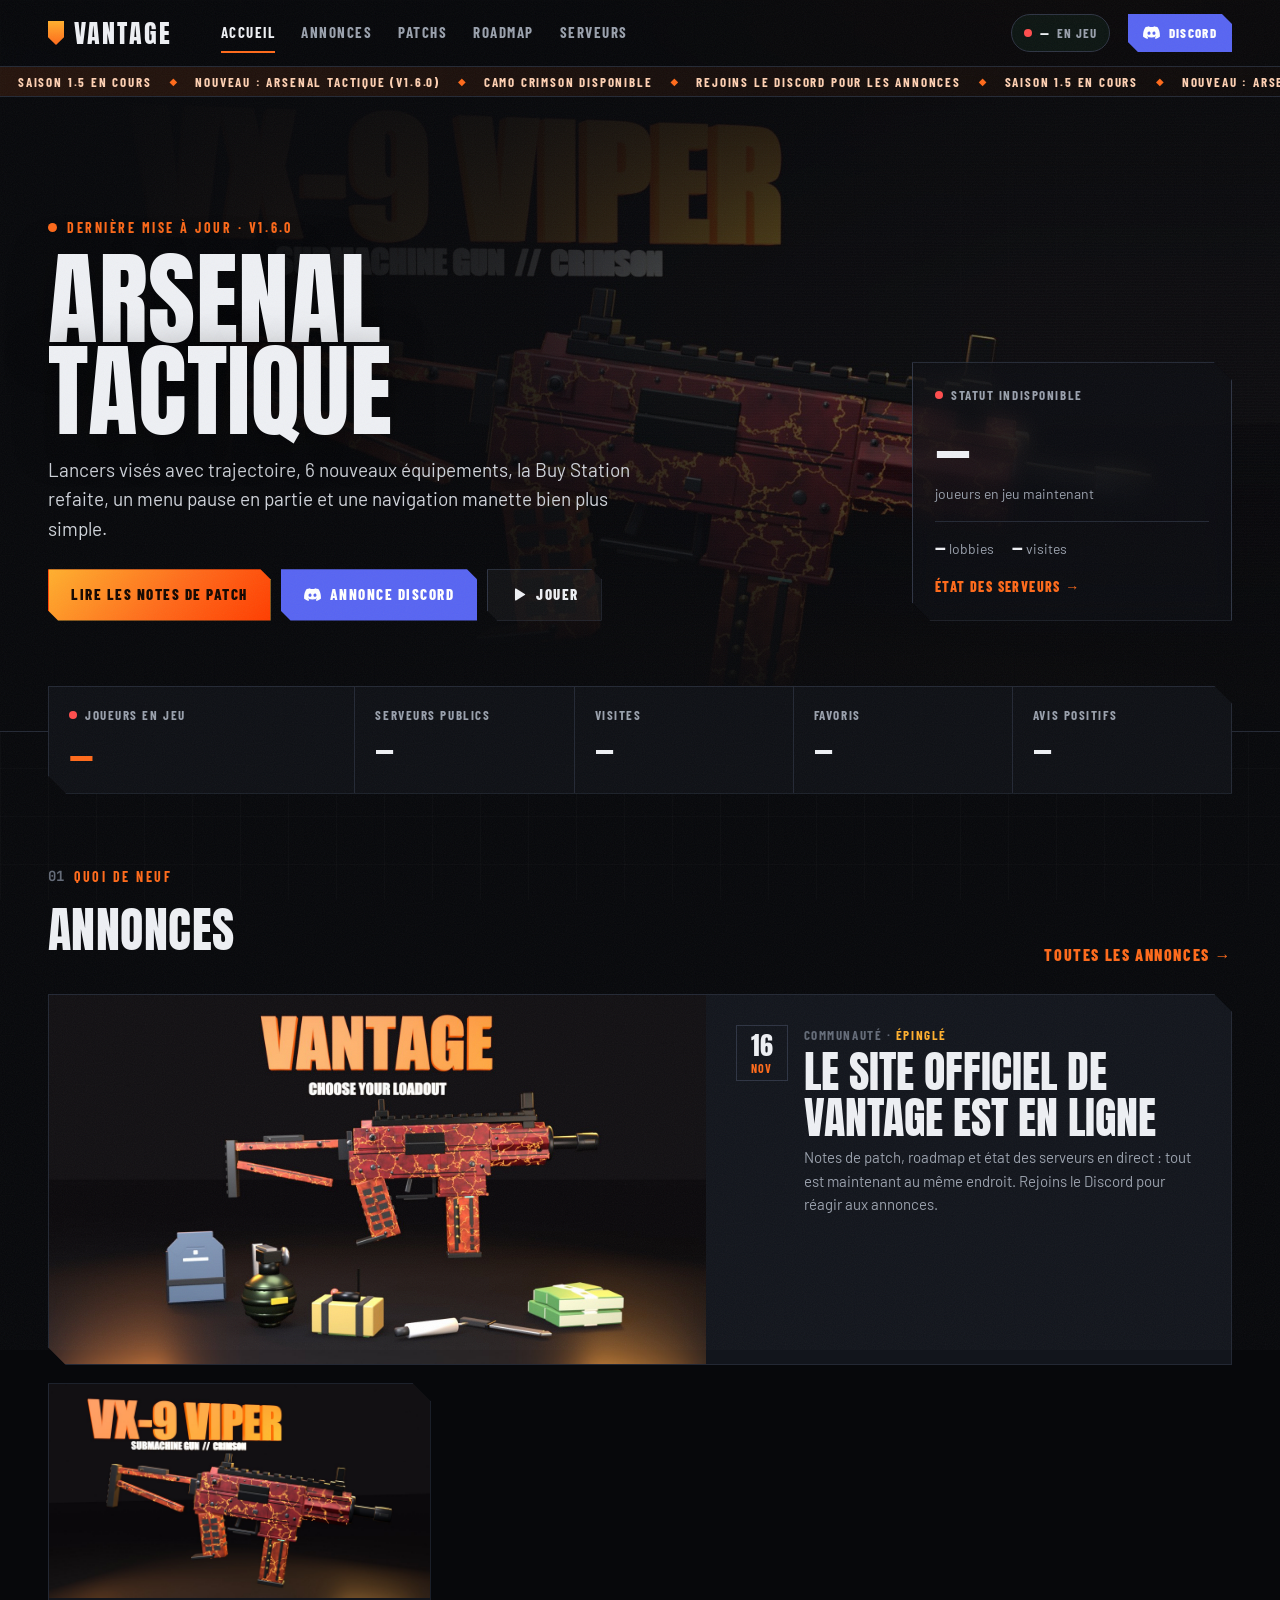
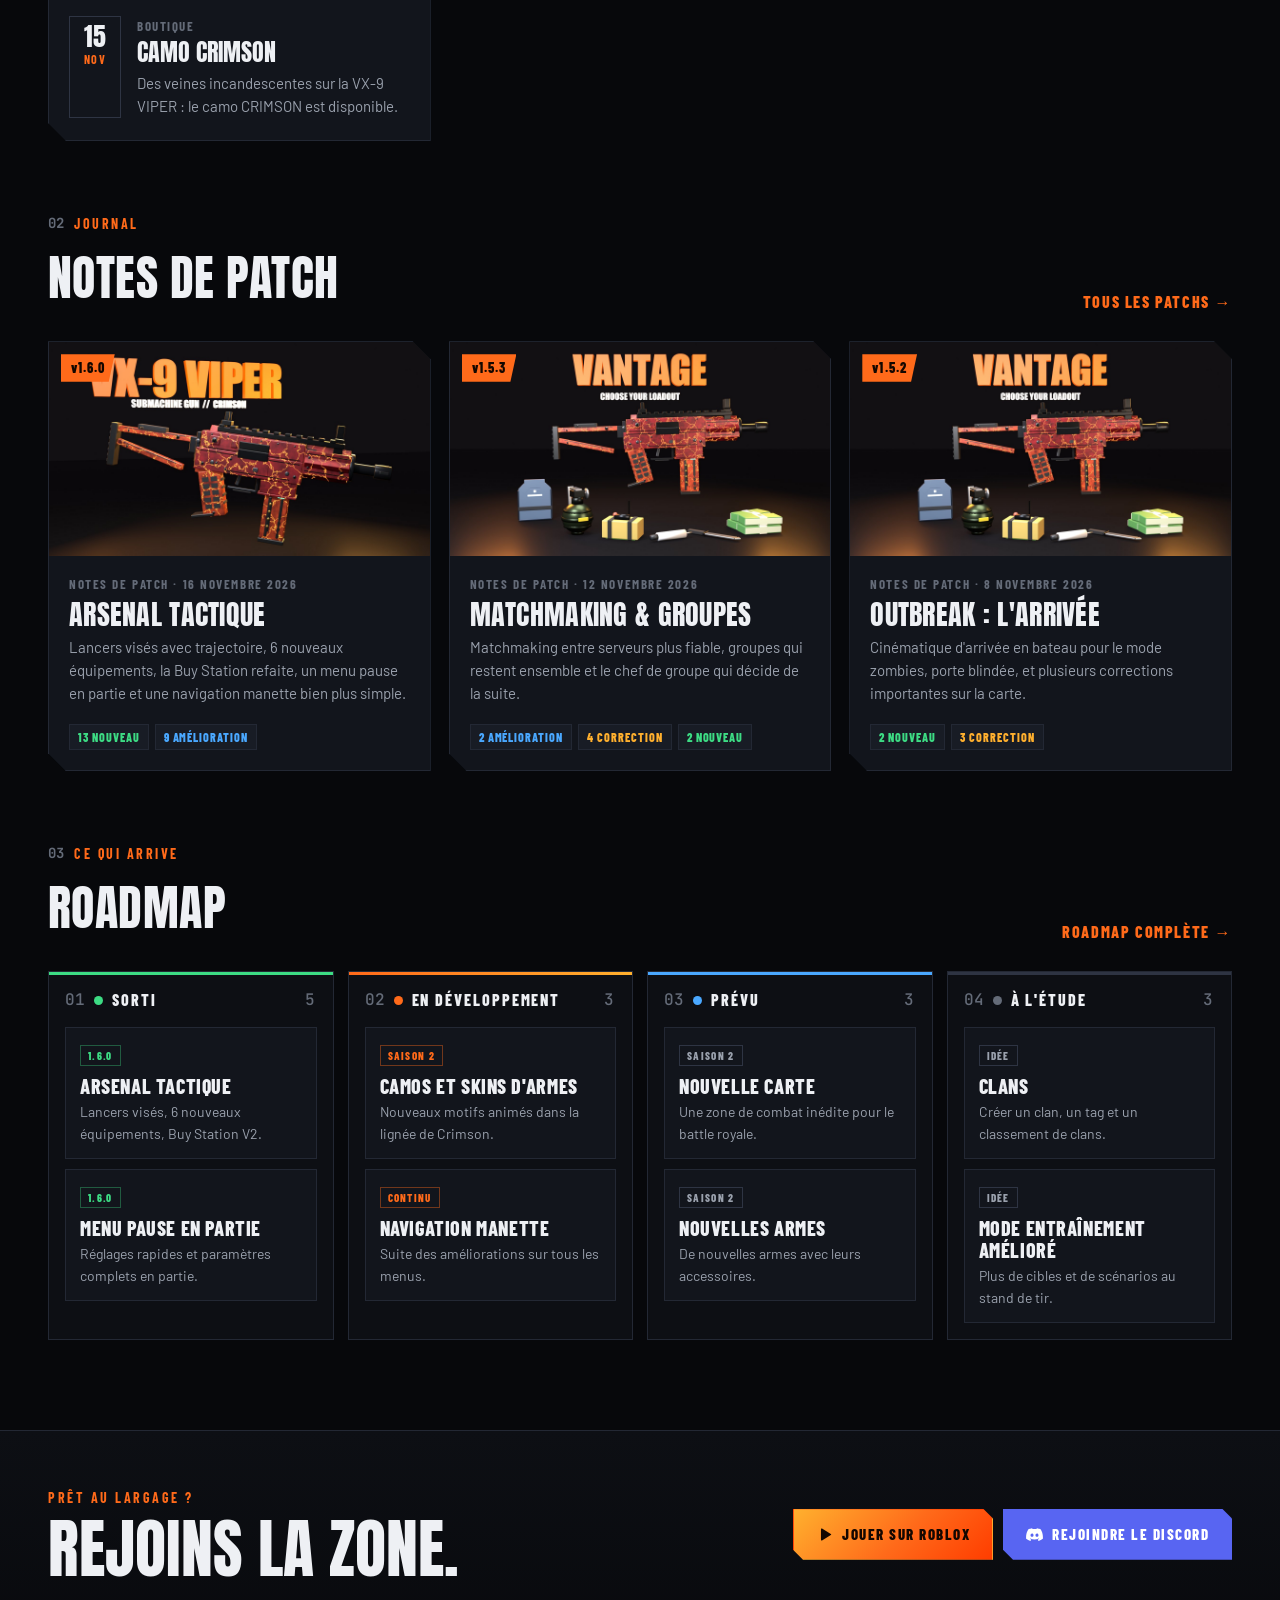
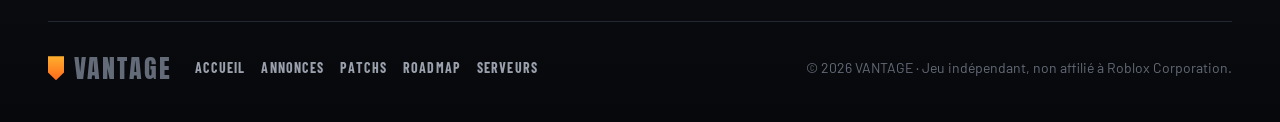
<file: index.html>
<!doctype html>
<html lang="fr">
<head>
<meta charset="utf-8">
<meta name="viewport" content="width=device-width, initial-scale=1">
<title>VANTAGE · Battle royale tactique sur Roblox</title>
<meta name="description" content="Lancers visés avec trajectoire, 6 nouveaux équipements, la Buy Station refaite, un menu pause en partie et une navigation manette bien plus simple.">
<meta name="theme-color" content="#ff6a1a">
<meta property="og:site_name" content="VANTAGE">
<meta property="og:type" content="website">
<meta property="og:title" content="VANTAGE · Battle royale tactique sur Roblox">
<meta property="og:description" content="Lancers visés avec trajectoire, 6 nouveaux équipements, la Buy Station refaite, un menu pause en partie et une navigation manette bien plus simple.">
<meta property="og:url" content="https://marwantabarki-spec.github.io/Vantage/">
<meta property="og:image" content="https://marwantabarki-spec.github.io/Vantage/assets/img/vx9-crimson.jpg">
<meta property="og:image:width" content="1600">
<meta property="og:image:height" content="900">
<meta name="twitter:card" content="summary_large_image">
<meta name="twitter:title" content="VANTAGE · Battle royale tactique sur Roblox">
<meta name="twitter:description" content="Lancers visés avec trajectoire, 6 nouveaux équipements, la Buy Station refaite, un menu pause en partie et une navigation manette bien plus simple.">
<meta name="twitter:image" content="https://marwantabarki-spec.github.io/Vantage/assets/img/vx9-crimson.jpg">
<link rel="icon" href="assets/img/favicon.svg" type="image/svg+xml">
<link rel="preconnect" href="https://fonts.googleapis.com">
<link rel="preconnect" href="https://fonts.gstatic.com" crossorigin>
<link href="https://fonts.googleapis.com/css2?family=Anton&family=Barlow+Condensed:wght@500;600;700;800&family=Barlow:wght@400;500;600&family=JetBrains+Mono:wght@500&display=swap" rel="stylesheet">
<link rel="stylesheet" href="assets/style.css">
</head>
<body data-root="" data-universe="10750574018" data-place="110689622872143" data-mode="online">
<div class="grain" aria-hidden="true"></div>
<header class="top">
  <div class="wrap top-in">
    <a class="brand" href=""><span class="mark"></span><span class="bname">VANTAGE</span></a>
    <nav class="nav"><a href="" class="on">Accueil</a><a href="annonces/" class="">Annonces</a><a href="patch-notes/" class="">Patchs</a><a href="roadmap/" class="">Roadmap</a><a href="status/" class="">Serveurs</a></nav>
    <a class="livepill" href="status/" title="État des serveurs"><span class="ldot"></span><span data-stat="playing-short">—</span><em>en jeu</em></a>
    <a class="btn btn-discord sm hide-m" href="https://discord.gg/rN2DHhAdBp" target="_blank" rel="noopener"><svg class="ico" viewBox="0 0 24 24" aria-hidden="true"><path fill="currentColor" d="M20.3 4.4A19.6 19.6 0 0 0 15.4 3l-.6 1.3a18 18 0 0 0-5.6 0L8.6 3a19.6 19.6 0 0 0-4.9 1.4C.6 9-.2 13.5.2 18a19.8 19.8 0 0 0 6 3l1.3-2.1c-.7-.3-1.4-.6-2-1l.5-.4a14 14 0 0 0 12 0l.5.4c-.6.4-1.3.7-2 1l1.3 2.1a19.7 19.7 0 0 0 6-3c.5-5.2-.8-9.6-3.5-13.6ZM8.5 15.3c-1.2 0-2.1-1.1-2.1-2.4s.9-2.4 2.1-2.4 2.2 1.1 2.1 2.4c0 1.3-.9 2.4-2.1 2.4Zm7 0c-1.2 0-2.1-1.1-2.1-2.4s.9-2.4 2.1-2.4 2.2 1.1 2.1 2.4c0 1.3-.9 2.4-2.1 2.4Z"/></svg>Discord</a>
    <button class="burger" aria-label="Menu" aria-expanded="false"><span></span><span></span></button>
  </div>
  <div class="ticker" aria-hidden="true"><div class="tk"><span>Saison 1.5 en cours</span><i>◆</i><span>Nouveau : Arsenal tactique (v1.6.0)</span><i>◆</i><span>Camo CRIMSON disponible</span><i>◆</i><span>Rejoins le Discord pour les annonces</span><i>◆</i><span>Saison 1.5 en cours</span><i>◆</i><span>Nouveau : Arsenal tactique (v1.6.0)</span><i>◆</i><span>Camo CRIMSON disponible</span><i>◆</i><span>Rejoins le Discord pour les annonces</span><i>◆</i></div></div>
</header>

<main>

<section class="hero"><div class="bgimg kb" style="background-image:url('assets/img/vx9-crimson.jpg')"></div><div class="scan" aria-hidden="true"></div>
  <div class="wrap hero-in">
    <div class="hero-txt">
      <div class="kicker"><span class="live"></span>Dernière mise à jour · v1.6.0</div>
      <h1 class="glitch" data-text="Arsenal tactique">Arsenal tactique</h1>
      <p class="lead">Lancers visés avec trajectoire, 6 nouveaux équipements, la Buy Station refaite, un menu pause en partie et une navigation manette bien plus simple.</p>
      <div class="share">
        <a class="btn btn-primary" href="patch-notes/1-6-0-arsenal-tactique/">Lire les notes de patch</a>
        <a class="btn btn-discord" href="https://discord.gg/rN2DHhAdBp" target="_blank" rel="noopener"><svg class="ico" viewBox="0 0 24 24" aria-hidden="true"><path fill="currentColor" d="M20.3 4.4A19.6 19.6 0 0 0 15.4 3l-.6 1.3a18 18 0 0 0-5.6 0L8.6 3a19.6 19.6 0 0 0-4.9 1.4C.6 9-.2 13.5.2 18a19.8 19.8 0 0 0 6 3l1.3-2.1c-.7-.3-1.4-.6-2-1l.5-.4a14 14 0 0 0 12 0l.5.4c-.6.4-1.3.7-2 1l1.3 2.1a19.7 19.7 0 0 0 6-3c.5-5.2-.8-9.6-3.5-13.6ZM8.5 15.3c-1.2 0-2.1-1.1-2.1-2.4s.9-2.4 2.1-2.4 2.2 1.1 2.1 2.4c0 1.3-.9 2.4-2.1 2.4Zm7 0c-1.2 0-2.1-1.1-2.1-2.4s.9-2.4 2.1-2.4 2.2 1.1 2.1 2.4c0 1.3-.9 2.4-2.1 2.4Z"/></svg>Annonce Discord</a>
        <a class="btn btn-ghost" href="https://www.roblox.com/games/110689622872143/VANTAGE" target="_blank" rel="noopener"><svg class="ico" viewBox="0 0 24 24" aria-hidden="true"><path fill="currentColor" d="M7 4.5v15a1 1 0 0 0 1.5.86l12.4-7.5a1 1 0 0 0 0-1.72L8.5 3.64A1 1 0 0 0 7 4.5Z"/></svg>Jouer</a>
      </div>
    </div>
    <a class="hero-status" href="status/">
      <div class="hs-top"><span class="sdot"></span><span data-stat="state">Vérification…</span></div>
      <b data-stat="playing">—</b><span class="hs-l">joueurs en jeu maintenant</span>
      <div class="hs-row"><span><b data-stat="servers">—</b> lobbies</span><span><b data-stat="visits">—</b> visites</span></div>
      <span class="hs-go">État des serveurs →</span>
    </a>
  </div>
</section>
<div class="wrap">
  <div class="stats">
  <div class="stat big"><span class="sl"><i class="ldot"></i>Joueurs en jeu</span><b data-stat="playing">—</b></div>
  <div class="stat"><span class="sl">Serveurs publics</span><b data-stat="servers">—</b></div>
  <div class="stat"><span class="sl">Visites</span><b data-stat="visits">—</b></div>
  <div class="stat"><span class="sl">Favoris</span><b data-stat="favorites">—</b></div>
  <div class="stat"><span class="sl">Avis positifs</span><b data-stat="rating">—</b></div>
</div>
  <div class="sect-head"><div><div class="kicker"><span class="num">01</span>Quoi de neuf</div><h2>Annonces</h2></div><a class="more" href="annonces/">Toutes les annonces →</a></div>
  <div class="news"><a class="ncard feat" href="annonces/bienvenue-site/">
      <div class="nimg"><img src="assets/img/loadout.jpg" alt="" loading="lazy"></div>
      <div class="nbody">
        <div class="ndate"><b>16</b><span>NOV</span></div>
        <div><div class="meta">Communauté · <span class="pin">Épinglé</span></div>
        <h3>Le site officiel de VANTAGE est en ligne</h3><p>Notes de patch, roadmap et état des serveurs en direct : tout est maintenant au même endroit. Rejoins le Discord pour réagir aux annonces.</p></div>
      </div>
    </a><a class="ncard" href="annonces/crimson/">
      <div class="nimg"><img src="assets/img/vx9-crimson.jpg" alt="" loading="lazy"></div>
      <div class="nbody">
        <div class="ndate"><b>15</b><span>NOV</span></div>
        <div><div class="meta">Boutique</div>
        <h3>Camo CRIMSON</h3><p>Des veines incandescentes sur la VX-9 VIPER : le camo CRIMSON est disponible.</p></div>
      </div>
    </a></div>
  <div class="sect-head"><div><div class="kicker"><span class="num">02</span>Journal</div><h2>Notes de patch</h2></div><a class="more" href="patch-notes/">Tous les patchs →</a></div>
  <div class="grid"><a class="pcard" href="patch-notes/1-6-0-arsenal-tactique/">
      <div class="pimg"><img src="assets/img/vx9-crimson.jpg" alt="" loading="lazy"><span class="ver">v1.6.0</span></div>
      <div class="pbody">
        <div class="meta">Notes de patch · 16 novembre 2026</div>
        <h3>Arsenal tactique</h3>
        <p>Lancers visés avec trajectoire, 6 nouveaux équipements, la Buy Station refaite, un menu pause en partie et une navigation manette bien plus simple.</p>
        <div class="chips"><span class="chip t-new">13 nouveau</span><span class="chip t-up">9 amélioration</span></div>
      </div>
      <span class="corner" aria-hidden="true"></span>
    </a><a class="pcard" href="patch-notes/1-5-3-matchmaking-groupes/">
      <div class="pimg"><img src="assets/img/loadout.jpg" alt="" loading="lazy"><span class="ver">v1.5.3</span></div>
      <div class="pbody">
        <div class="meta">Notes de patch · 12 novembre 2026</div>
        <h3>Matchmaking &amp; groupes</h3>
        <p>Matchmaking entre serveurs plus fiable, groupes qui restent ensemble et le chef de groupe qui décide de la suite.</p>
        <div class="chips"><span class="chip t-up">2 amélioration</span><span class="chip t-fix">4 correction</span><span class="chip t-new">2 nouveau</span></div>
      </div>
      <span class="corner" aria-hidden="true"></span>
    </a><a class="pcard" href="patch-notes/1-5-2-outbreak/">
      <div class="pimg"><img src="assets/img/loadout.jpg" alt="" loading="lazy"><span class="ver">v1.5.2</span></div>
      <div class="pbody">
        <div class="meta">Notes de patch · 8 novembre 2026</div>
        <h3>Outbreak : l&#x27;arrivée</h3>
        <p>Cinématique d&#x27;arrivée en bateau pour le mode zombies, porte blindée, et plusieurs corrections importantes sur la carte.</p>
        <div class="chips"><span class="chip t-new">2 nouveau</span><span class="chip t-fix">3 correction</span></div>
      </div>
      <span class="corner" aria-hidden="true"></span>
    </a></div>
  <div class="sect-head"><div><div class="kicker"><span class="num">03</span>Ce qui arrive</div><h2>Roadmap</h2></div><a class="more" href="roadmap/">Roadmap complète →</a></div>
  <div class="board"><div class="rcol r-done"><div class="rhead"><span class="rn">01</span><span class="dot"></span>Sorti<span class="n">5</span></div><ul><li class="ritem"><div class="rtag">1.6.0</div><h4>Arsenal tactique</h4><p>Lancers visés, 6 nouveaux équipements, Buy Station V2.</p></li><li class="ritem"><div class="rtag">1.6.0</div><h4>Menu pause en partie</h4><p>Réglages rapides et paramètres complets en partie.</p></li></ul></div><div class="rcol r-progress"><div class="rhead"><span class="rn">02</span><span class="dot"></span>En développement<span class="n">3</span></div><ul><li class="ritem"><div class="rtag">Saison 2</div><h4>Camos et skins d&#x27;armes</h4><p>Nouveaux motifs animés dans la lignée de Crimson.</p></li><li class="ritem"><div class="rtag">Continu</div><h4>Navigation manette</h4><p>Suite des améliorations sur tous les menus.</p></li></ul></div><div class="rcol r-planned"><div class="rhead"><span class="rn">03</span><span class="dot"></span>Prévu<span class="n">3</span></div><ul><li class="ritem"><div class="rtag">Saison 2</div><h4>Nouvelle carte</h4><p>Une zone de combat inédite pour le battle royale.</p></li><li class="ritem"><div class="rtag">Saison 2</div><h4>Nouvelles armes</h4><p>De nouvelles armes avec leurs accessoires.</p></li></ul></div><div class="rcol r-ideas"><div class="rhead"><span class="rn">04</span><span class="dot"></span>À l&#x27;étude<span class="n">3</span></div><ul><li class="ritem"><div class="rtag">Idée</div><h4>Clans</h4><p>Créer un clan, un tag et un classement de clans.</p></li><li class="ritem"><div class="rtag">Idée</div><h4>Mode entraînement amélioré</h4><p>Plus de cibles et de scénarios au stand de tir.</p></li></ul></div></div>
</div>
</main>
<footer class="foot">
  <div class="wrap">
    <div class="foot-cta">
      <div><div class="kicker">Prêt au largage ?</div><h2>Rejoins la zone.</h2></div>
      <div class="share"><a class="btn btn-primary" href="https://www.roblox.com/games/110689622872143/VANTAGE" target="_blank" rel="noopener"><svg class="ico" viewBox="0 0 24 24" aria-hidden="true"><path fill="currentColor" d="M7 4.5v15a1 1 0 0 0 1.5.86l12.4-7.5a1 1 0 0 0 0-1.72L8.5 3.64A1 1 0 0 0 7 4.5Z"/></svg>Jouer sur Roblox</a>
      <a class="btn btn-discord" href="https://discord.gg/rN2DHhAdBp" target="_blank" rel="noopener"><svg class="ico" viewBox="0 0 24 24" aria-hidden="true"><path fill="currentColor" d="M20.3 4.4A19.6 19.6 0 0 0 15.4 3l-.6 1.3a18 18 0 0 0-5.6 0L8.6 3a19.6 19.6 0 0 0-4.9 1.4C.6 9-.2 13.5.2 18a19.8 19.8 0 0 0 6 3l1.3-2.1c-.7-.3-1.4-.6-2-1l.5-.4a14 14 0 0 0 12 0l.5.4c-.6.4-1.3.7-2 1l1.3 2.1a19.7 19.7 0 0 0 6-3c.5-5.2-.8-9.6-3.5-13.6ZM8.5 15.3c-1.2 0-2.1-1.1-2.1-2.4s.9-2.4 2.1-2.4 2.2 1.1 2.1 2.4c0 1.3-.9 2.4-2.1 2.4Zm7 0c-1.2 0-2.1-1.1-2.1-2.4s.9-2.4 2.1-2.4 2.2 1.1 2.1 2.4c0 1.3-.9 2.4-2.1 2.4Z"/></svg>Rejoindre le Discord</a></div>
    </div>
    <div class="foot-in">
      <a class="brand" href=""><span class="mark"></span><span class="bname">VANTAGE</span></a>
      <nav><a href="" class="on">Accueil</a><a href="annonces/" class="">Annonces</a><a href="patch-notes/" class="">Patchs</a><a href="roadmap/" class="">Roadmap</a><a href="status/" class="">Serveurs</a></nav>
      <span class="legal">© 2026 VANTAGE · Jeu indépendant, non affilié à Roblox Corporation.</span>
    </div>
  </div>
</footer>
<div class="toast" role="status" aria-live="polite"></div>
<script src="assets/site.js"></script>
</body>
</html>
</file>
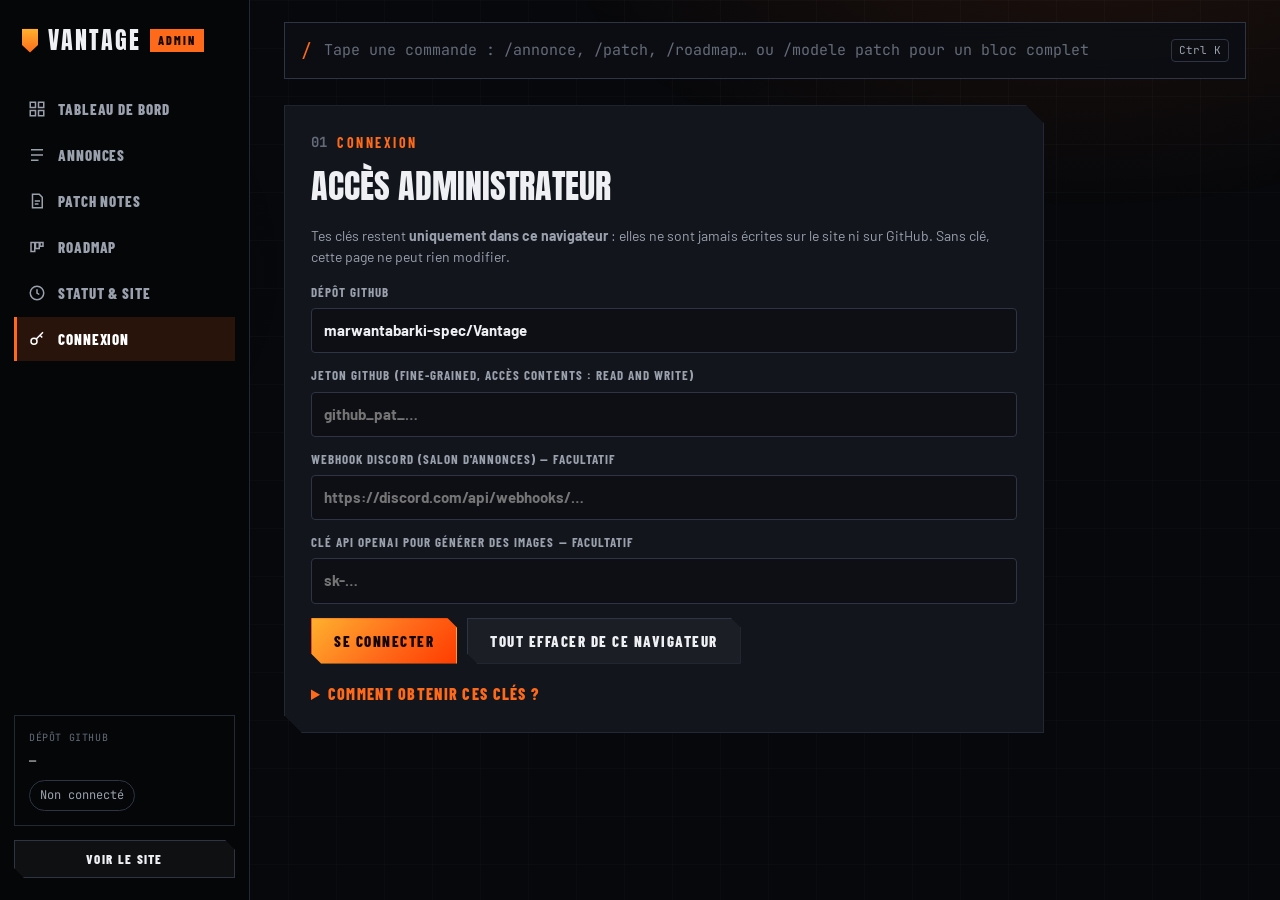
<file: admin/index.html>
<!doctype html>
<html lang="fr">
<head>
<meta charset="utf-8">
<meta name="viewport" content="width=device-width, initial-scale=1">
<meta name="robots" content="noindex,nofollow">
<title>VANTAGE · Admin</title>
<link rel="icon" href="../assets/img/favicon.svg" type="image/svg+xml">
<link rel="preconnect" href="https://fonts.googleapis.com">
<link rel="preconnect" href="https://fonts.gstatic.com" crossorigin>
<link href="https://fonts.googleapis.com/css2?family=Anton&family=Barlow+Condensed:wght@500;600;700;800&family=Barlow:wght@400;500;600&family=JetBrains+Mono:wght@500&display=swap" rel="stylesheet">
<link rel="stylesheet" href="../assets/style.css">
<link rel="stylesheet" href="../assets/admin.css">
</head>
<body class="adm">
<div class="adm-shell">
<aside class="adm-side">
  <a class="brand" href="../"><span class="mark"></span><span class="bname">VANTAGE</span><span class="adm-tag">ADMIN</span></a>
  <nav class="adm-tabs" role="tablist">
    <button data-tab="dash" class="on"><svg viewBox="0 0 24 24" aria-hidden="true"><rect x="3" y="3" width="7" height="7"/><rect x="14" y="3" width="7" height="7"/><rect x="3" y="14" width="7" height="7"/><rect x="14" y="14" width="7" height="7"/></svg>Tableau de bord</button>
    <button data-tab="news"><svg viewBox="0 0 24 24" aria-hidden="true"><path d="M4 5h16M4 12h16M4 19h10"/></svg>Annonces</button>
    <button data-tab="patches"><svg viewBox="0 0 24 24" aria-hidden="true"><path d="M6 3h9l4 4v14H6z"/><path d="M9 12h7M9 16h5"/></svg>Patch notes</button>
    <button data-tab="roadmap"><svg viewBox="0 0 24 24" aria-hidden="true"><path d="M4 6h5v12H4zM10 6h5v8h-5zM16 6h4v5h-4z"/></svg>Roadmap</button>
    <button data-tab="site"><svg viewBox="0 0 24 24" aria-hidden="true"><circle cx="12" cy="12" r="9"/><path d="M12 7v5l3 2"/></svg>Statut &amp; site</button>
    <button data-tab="keys"><svg viewBox="0 0 24 24" aria-hidden="true"><circle cx="8" cy="15" r="4"/><path d="M11 12l9-9M16 7l3 3"/></svg>Connexion</button>
  </nav>
  <div class="adm-repo"><small>Dépôt GitHub</small><span id="repo-name">—</span><span class="adm-sync" id="sync">Hors ligne</span></div>
  <a class="btn btn-ghost sm" href="../" target="_blank" rel="noopener">Voir le site</a>
</aside>

<main class="adm-main">
  <!-- COMMAND BAR -->
  <div class="cmd" id="cmd">
    <span class="cmd-ico" aria-hidden="true">/</span>
    <textarea id="cmd-in" rows="1" autocomplete="off" spellcheck="false" placeholder="Tape une commande : /annonce, /patch, /roadmap… ou /modele patch pour un bloc complet" aria-label="Commande"></textarea>
    <kbd>Ctrl K</kbd>
    <div class="cmd-pop" id="cmd-pop" role="listbox" hidden></div>
  </div>

  <!-- DASHBOARD -->
  <section id="tab-dash" class="tab on">
    <div class="dash-head"><div><div class="kicker" id="dash-date">—</div><h1>Salle de contrôle</h1></div>
      <div class="row" style="margin:0"><button class="btn btn-ghost" data-cmd="/roadmap ">+ Roadmap</button><button class="btn btn-ghost" data-cmd="/patch ">+ Patch note</button><button class="btn btn-primary" data-cmd="/annonce ">+ Annonce</button></div></div>
    <div class="kpis">
      <div class="kpi"><small>Joueurs en jeu</small><b id="kp-playing">—</b><span id="kp-age">relevé Roblox</span></div>
      <div class="kpi"><small>Lobbies publics</small><b id="kp-servers">—</b><span>serveurs visibles</span></div>
      <div class="kpi"><small>Visites totales</small><b id="kp-visits">—</b><span id="kp-fav">—</span></div>
      <div class="kpi kpi-m"><small>État du site</small><b id="kp-mode">—</b><button class="btn btn-ghost sm" id="kp-toggle">Activer la maintenance</button></div>
    </div>
    <div class="dash-grid">
      <section class="dcard">
        <div class="dcard-h"><b>Contenus</b>
          <div class="dfilt"><button class="on" data-df="all">Tout</button><button data-df="draft">Brouillons <em id="df-n">0</em></button><button data-df="live">Publiés</button></div>
          <input id="d-search" type="search" placeholder="Rechercher…" aria-label="Rechercher un contenu"></div>
        <div class="drow dhead"><span>Type</span><span>Titre</span><span>État</span><span>Discord</span><span>Date</span></div>
        <div id="d-rows"></div>
      </section>
      <section class="dcard">
        <div class="dcard-h"><b>Journal</b><span class="hint" style="margin:0">derniers commits</span></div>
        <div id="d-log"><div class="empty">Connecte-toi pour voir l'historique.</div></div>
        <div class="dhelp"><b>Commandes</b>
          <code>/annonce Titre #Tag</code><code>/patch 1.8.0 Titre</code><code>/roadmap prévu Titre</code><code>/modele annonce|patch|roadmap</code><code>/maintenance Message</code><code>/enligne</code><span class="hint" style="margin:6px 0 0">Bloc complet : <b>Shift+Entrée</b> pour aller à la ligne. Clés <code>image:</code> <code>carte:</code> <code>galerie:</code> <code>tag:</code> <code>lien:</code> <code>résumé:</code> <code>texte:</code> · lignes <code>+</code> nouveau <code>^</code> amélioration <code>=</code> équilibrage <code>!</code> correction <code>~</code> perf · <code>* </code>à retenir · <code>## </code>section · <code>!publier</code> <code>!discord</code> <code>!épingler</code> · image <code>ia description</code> pour la générer.</span>
        </div>
      </section>
    </div>
  </section>

  <!-- LOGIN -->
  <section id="tab-keys" class="tab">
    <div class="adm-card">
      <div class="kicker"><span class="num">01</span>Connexion</div>
      <h2>Accès administrateur</h2>
      <p class="hint">Tes clés restent <b>uniquement dans ce navigateur</b> : elles ne sont jamais écrites sur le site ni sur GitHub. Sans clé, cette page ne peut rien modifier.</p>
      <label>Dépôt GitHub<input id="k-repo" placeholder="marwantabarki-spec/Vantage"></label>
      <label>Jeton GitHub (fine-grained, accès Contents : Read and write)<input id="k-gh" type="password" placeholder="github_pat_…" autocomplete="off"></label>
      <label>Webhook Discord (salon d'annonces) — facultatif<input id="k-wh" type="password" placeholder="https://discord.com/api/webhooks/…" autocomplete="off"></label>
      <label>Clé API OpenAI pour générer des images — facultatif<input id="k-ai" type="password" placeholder="sk-…" autocomplete="off"></label>
      <div class="row"><button class="btn btn-primary" id="k-save">Se connecter</button><button class="btn btn-ghost" id="k-clear">Tout effacer de ce navigateur</button></div>
      <details class="help"><summary>Comment obtenir ces clés ?</summary>
        <ol>
          <li><b>Jeton GitHub</b> : GitHub → photo de profil → Settings → Developer settings → Personal access tokens → <b>Fine-grained tokens</b> → Generate new token. Repository access : <i>Only select repositories</i> → <b>Vantage</b>. Permissions → Repository permissions → <b>Contents : Read and write</b>. Copie le jeton (il commence par <code>github_pat_</code>).</li>
          <li><b>Webhook Discord</b> : sur ton serveur, paramètres du salon d'annonces → Intégrations → Webhooks → Nouveau webhook → Copier l'URL.</li>
          <li><b>Clé OpenAI</b> : platform.openai.com → API keys → Create new secret key. ⚠ L'abonnement ChatGPT (Go, Plus…) ne donne pas accès à l'API : il faut ajouter quelques dollars de crédit dans Billing sur platform.openai.com. Une image coûte environ 0,04 à 0,07 $.</li>
        </ol>
      </details>
    </div>
  </section>

  <!-- NEWS -->
  <section id="tab-news" class="tab">
    <div class="adm-split">
      <aside class="adm-list"><div class="adm-lh"><b>Annonces</b><button class="btn btn-primary sm" id="news-new">+ Nouvelle</button></div><div id="news-list"></div></aside>
      <div class="adm-edit" id="news-edit"><div class="empty">Choisis une annonce ou crée-en une.</div></div>
    </div>
  </section>

  <!-- PATCHES -->
  <section id="tab-patches" class="tab">
    <div class="adm-split">
      <aside class="adm-list"><div class="adm-lh"><b>Notes de patch</b><button class="btn btn-primary sm" id="patch-new">+ Nouveau</button></div><div id="patch-list"></div></aside>
      <div class="adm-edit" id="patch-edit"><div class="empty">Choisis un patch ou crée-en un.</div></div>
    </div>
  </section>

  <!-- ROADMAP -->
  <section id="tab-roadmap" class="tab">
    <div id="road-board"></div>
  </section>

  <!-- SITE -->
  <section id="tab-site" class="tab">
    <div class="adm-card wide">
      <div class="adm-lh"><div><div class="kicker"><span class="num">//</span>Site</div><h2>Statut &amp; réglages</h2></div><button class="btn btn-primary" id="site-save">Enregistrer et publier</button></div>
      <div class="grid2">
        <label>État affiché<select id="s-mode"><option value="online">En ligne (normal)</option><option value="degraded">Perturbations</option><option value="maintenance">Maintenance</option></select></label>
        <label>Message d'état (bandeau en haut du site)<input id="s-msg" placeholder="Ex. : Redémarrage des serveurs à 18 h pour la mise à jour 1.6.1"></label>
      </div>
      <label>Bandeau défilant (une ligne par message)<textarea id="s-ticker" rows="4"></textarea></label>
      <div class="grid2">
        <label>Lien Discord<input id="s-discord"></label>
        <label>Lien du jeu Roblox<input id="s-roblox"></label>
      </div>
      <p class="hint">Le nombre de joueurs et les serveurs sont relevés automatiquement sur Roblox toutes les ~10 minutes, et en direct dans le navigateur quand c'est possible.</p>
    </div>
  </section>
</main>
</div>

<!-- image picker -->
<dialog id="imgdlg" class="adm-dlg">
  <form method="dialog" class="dlg-in">
    <div class="adm-lh"><b>Image de présentation</b><button class="btn btn-ghost sm" value="cancel">Fermer</button></div>
    <div class="dlg-tabs"><button type="button" data-it="lib" class="on">Bibliothèque</button><button type="button" data-it="up">Importer</button><button type="button" data-it="ai">Générer avec l'IA</button></div>
    <div class="dlg-p on" data-ip="lib"><div class="imggrid" id="img-lib"><div class="empty">Chargement…</div></div></div>
    <div class="dlg-p" data-ip="up">
      <label class="drop" id="drop"><input type="file" id="img-file" accept="image/*" hidden><b>Glisse une image ici</b><span>ou clique pour choisir un fichier (PNG, JPG, WEBP). Elle est redimensionnée en 1600 px et ajoutée au site.</span></label>
    </div>
    <div class="dlg-p" data-ip="ai">
      <div class="grid2">
        <label>Style<select id="ai-style">
          <option value="patch">Affiche de notes de patch</option>
          <option value="roadmap">Visuel de roadmap / saison</option>
          <option value="event">Annonce d'événement</option>
          <option value="free">Libre (seulement ma description)</option>
        </select></label>
        <label>Qualité<select id="ai-q"><option value="medium">Normale (~0,04 $)</option><option value="high">Haute (~0,17 $)</option><option value="low">Brouillon (~0,01 $)</option></select></label>
      </div>
      <label>Description<textarea id="ai-prompt" rows="4" placeholder="Ex. : une mitraillette futuriste rouge et orange avec des veines de lave, posée sur un sol en métal sombre, lumière orange dramatique"></textarea></label>
      <div class="row"><button type="button" class="btn btn-primary" id="ai-go">Générer</button><span class="hint" id="ai-state"></span></div>
      <div id="ai-out" class="ai-out"></div>
    </div>
  </form>
</dialog>

<div class="toast" role="status" aria-live="polite"></div>
<script src="../assets/admin.js"></script>
<script src="../assets/pageedit.js"></script>
</body>
</html>
</file>
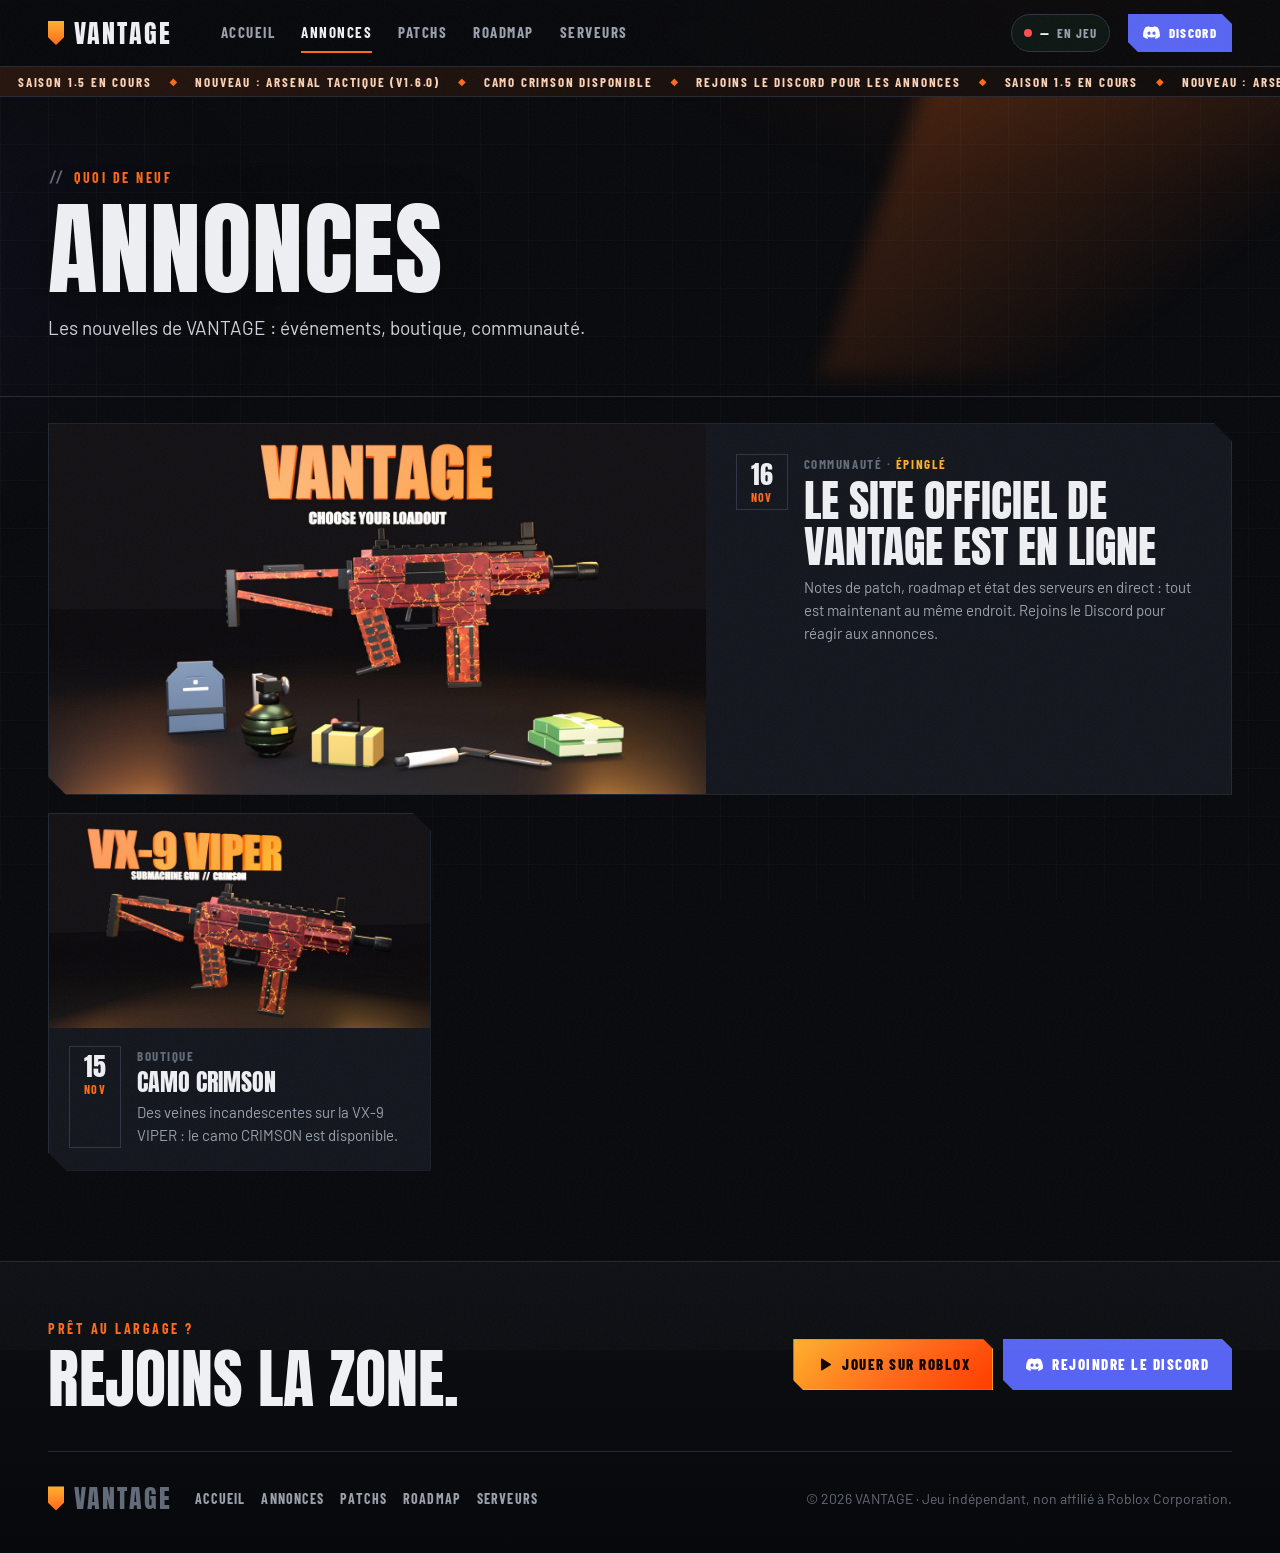
<file: annonces/index.html>
<!doctype html>
<html lang="fr">
<head>
<meta charset="utf-8">
<meta name="viewport" content="width=device-width, initial-scale=1">
<title>VANTAGE · Annonces</title>
<meta name="description" content="Les annonces de VANTAGE.">
<meta name="theme-color" content="#ff6a1a">
<meta property="og:site_name" content="VANTAGE">
<meta property="og:type" content="website">
<meta property="og:title" content="VANTAGE · Annonces">
<meta property="og:description" content="Les annonces de VANTAGE.">
<meta property="og:url" content="https://marwantabarki-spec.github.io/Vantage/annonces/">
<meta property="og:image" content="https://marwantabarki-spec.github.io/Vantage/assets/img/loadout.jpg">
<meta property="og:image:width" content="1600">
<meta property="og:image:height" content="900">
<meta name="twitter:card" content="summary_large_image">
<meta name="twitter:title" content="VANTAGE · Annonces">
<meta name="twitter:description" content="Les annonces de VANTAGE.">
<meta name="twitter:image" content="https://marwantabarki-spec.github.io/Vantage/assets/img/loadout.jpg">
<link rel="icon" href="../assets/img/favicon.svg" type="image/svg+xml">
<link rel="preconnect" href="https://fonts.googleapis.com">
<link rel="preconnect" href="https://fonts.gstatic.com" crossorigin>
<link href="https://fonts.googleapis.com/css2?family=Anton&family=Barlow+Condensed:wght@500;600;700;800&family=Barlow:wght@400;500;600&family=JetBrains+Mono:wght@500&display=swap" rel="stylesheet">
<link rel="stylesheet" href="../assets/style.css">
</head>
<body data-root="../" data-universe="10750574018" data-place="110689622872143" data-mode="online">
<div class="grain" aria-hidden="true"></div>
<header class="top">
  <div class="wrap top-in">
    <a class="brand" href="../"><span class="mark"></span><span class="bname">VANTAGE</span></a>
    <nav class="nav"><a href="../" class="">Accueil</a><a href="../annonces/" class="on">Annonces</a><a href="../patch-notes/" class="">Patchs</a><a href="../roadmap/" class="">Roadmap</a><a href="../status/" class="">Serveurs</a></nav>
    <a class="livepill" href="../status/" title="État des serveurs"><span class="ldot"></span><span data-stat="playing-short">—</span><em>en jeu</em></a>
    <a class="btn btn-discord sm hide-m" href="https://discord.gg/rN2DHhAdBp" target="_blank" rel="noopener"><svg class="ico" viewBox="0 0 24 24" aria-hidden="true"><path fill="currentColor" d="M20.3 4.4A19.6 19.6 0 0 0 15.4 3l-.6 1.3a18 18 0 0 0-5.6 0L8.6 3a19.6 19.6 0 0 0-4.9 1.4C.6 9-.2 13.5.2 18a19.8 19.8 0 0 0 6 3l1.3-2.1c-.7-.3-1.4-.6-2-1l.5-.4a14 14 0 0 0 12 0l.5.4c-.6.4-1.3.7-2 1l1.3 2.1a19.7 19.7 0 0 0 6-3c.5-5.2-.8-9.6-3.5-13.6ZM8.5 15.3c-1.2 0-2.1-1.1-2.1-2.4s.9-2.4 2.1-2.4 2.2 1.1 2.1 2.4c0 1.3-.9 2.4-2.1 2.4Zm7 0c-1.2 0-2.1-1.1-2.1-2.4s.9-2.4 2.1-2.4 2.2 1.1 2.1 2.4c0 1.3-.9 2.4-2.1 2.4Z"/></svg>Discord</a>
    <button class="burger" aria-label="Menu" aria-expanded="false"><span></span><span></span></button>
  </div>
  <div class="ticker" aria-hidden="true"><div class="tk"><span>Saison 1.5 en cours</span><i>◆</i><span>Nouveau : Arsenal tactique (v1.6.0)</span><i>◆</i><span>Camo CRIMSON disponible</span><i>◆</i><span>Rejoins le Discord pour les annonces</span><i>◆</i><span>Saison 1.5 en cours</span><i>◆</i><span>Nouveau : Arsenal tactique (v1.6.0)</span><i>◆</i><span>Camo CRIMSON disponible</span><i>◆</i><span>Rejoins le Discord pour les annonces</span><i>◆</i></div></div>
</header>

<main>

<section class="shero"><div class="wrap"><div class="kicker"><span class="num">//</span>Quoi de neuf</div><h1>Annonces</h1>
<p class="lead">Les nouvelles de VANTAGE : événements, boutique, communauté.</p></div></section>
<div class="wrap"><div class="news"><a class="ncard feat" href="../annonces/bienvenue-site/">
      <div class="nimg"><img src="../assets/img/loadout.jpg" alt="" loading="lazy"></div>
      <div class="nbody">
        <div class="ndate"><b>16</b><span>NOV</span></div>
        <div><div class="meta">Communauté · <span class="pin">Épinglé</span></div>
        <h3>Le site officiel de VANTAGE est en ligne</h3><p>Notes de patch, roadmap et état des serveurs en direct : tout est maintenant au même endroit. Rejoins le Discord pour réagir aux annonces.</p></div>
      </div>
    </a><a class="ncard" href="../annonces/crimson/">
      <div class="nimg"><img src="../assets/img/vx9-crimson.jpg" alt="" loading="lazy"></div>
      <div class="nbody">
        <div class="ndate"><b>15</b><span>NOV</span></div>
        <div><div class="meta">Boutique</div>
        <h3>Camo CRIMSON</h3><p>Des veines incandescentes sur la VX-9 VIPER : le camo CRIMSON est disponible.</p></div>
      </div>
    </a></div></div>
</main>
<footer class="foot">
  <div class="wrap">
    <div class="foot-cta">
      <div><div class="kicker">Prêt au largage ?</div><h2>Rejoins la zone.</h2></div>
      <div class="share"><a class="btn btn-primary" href="https://www.roblox.com/games/110689622872143/VANTAGE" target="_blank" rel="noopener"><svg class="ico" viewBox="0 0 24 24" aria-hidden="true"><path fill="currentColor" d="M7 4.5v15a1 1 0 0 0 1.5.86l12.4-7.5a1 1 0 0 0 0-1.72L8.5 3.64A1 1 0 0 0 7 4.5Z"/></svg>Jouer sur Roblox</a>
      <a class="btn btn-discord" href="https://discord.gg/rN2DHhAdBp" target="_blank" rel="noopener"><svg class="ico" viewBox="0 0 24 24" aria-hidden="true"><path fill="currentColor" d="M20.3 4.4A19.6 19.6 0 0 0 15.4 3l-.6 1.3a18 18 0 0 0-5.6 0L8.6 3a19.6 19.6 0 0 0-4.9 1.4C.6 9-.2 13.5.2 18a19.8 19.8 0 0 0 6 3l1.3-2.1c-.7-.3-1.4-.6-2-1l.5-.4a14 14 0 0 0 12 0l.5.4c-.6.4-1.3.7-2 1l1.3 2.1a19.7 19.7 0 0 0 6-3c.5-5.2-.8-9.6-3.5-13.6ZM8.5 15.3c-1.2 0-2.1-1.1-2.1-2.4s.9-2.4 2.1-2.4 2.2 1.1 2.1 2.4c0 1.3-.9 2.4-2.1 2.4Zm7 0c-1.2 0-2.1-1.1-2.1-2.4s.9-2.4 2.1-2.4 2.2 1.1 2.1 2.4c0 1.3-.9 2.4-2.1 2.4Z"/></svg>Rejoindre le Discord</a></div>
    </div>
    <div class="foot-in">
      <a class="brand" href="../"><span class="mark"></span><span class="bname">VANTAGE</span></a>
      <nav><a href="../" class="">Accueil</a><a href="../annonces/" class="on">Annonces</a><a href="../patch-notes/" class="">Patchs</a><a href="../roadmap/" class="">Roadmap</a><a href="../status/" class="">Serveurs</a></nav>
      <span class="legal">© 2026 VANTAGE · Jeu indépendant, non affilié à Roblox Corporation.</span>
    </div>
  </div>
</footer>
<div class="toast" role="status" aria-live="polite"></div>
<script src="../assets/site.js"></script>
</body>
</html>
</file>
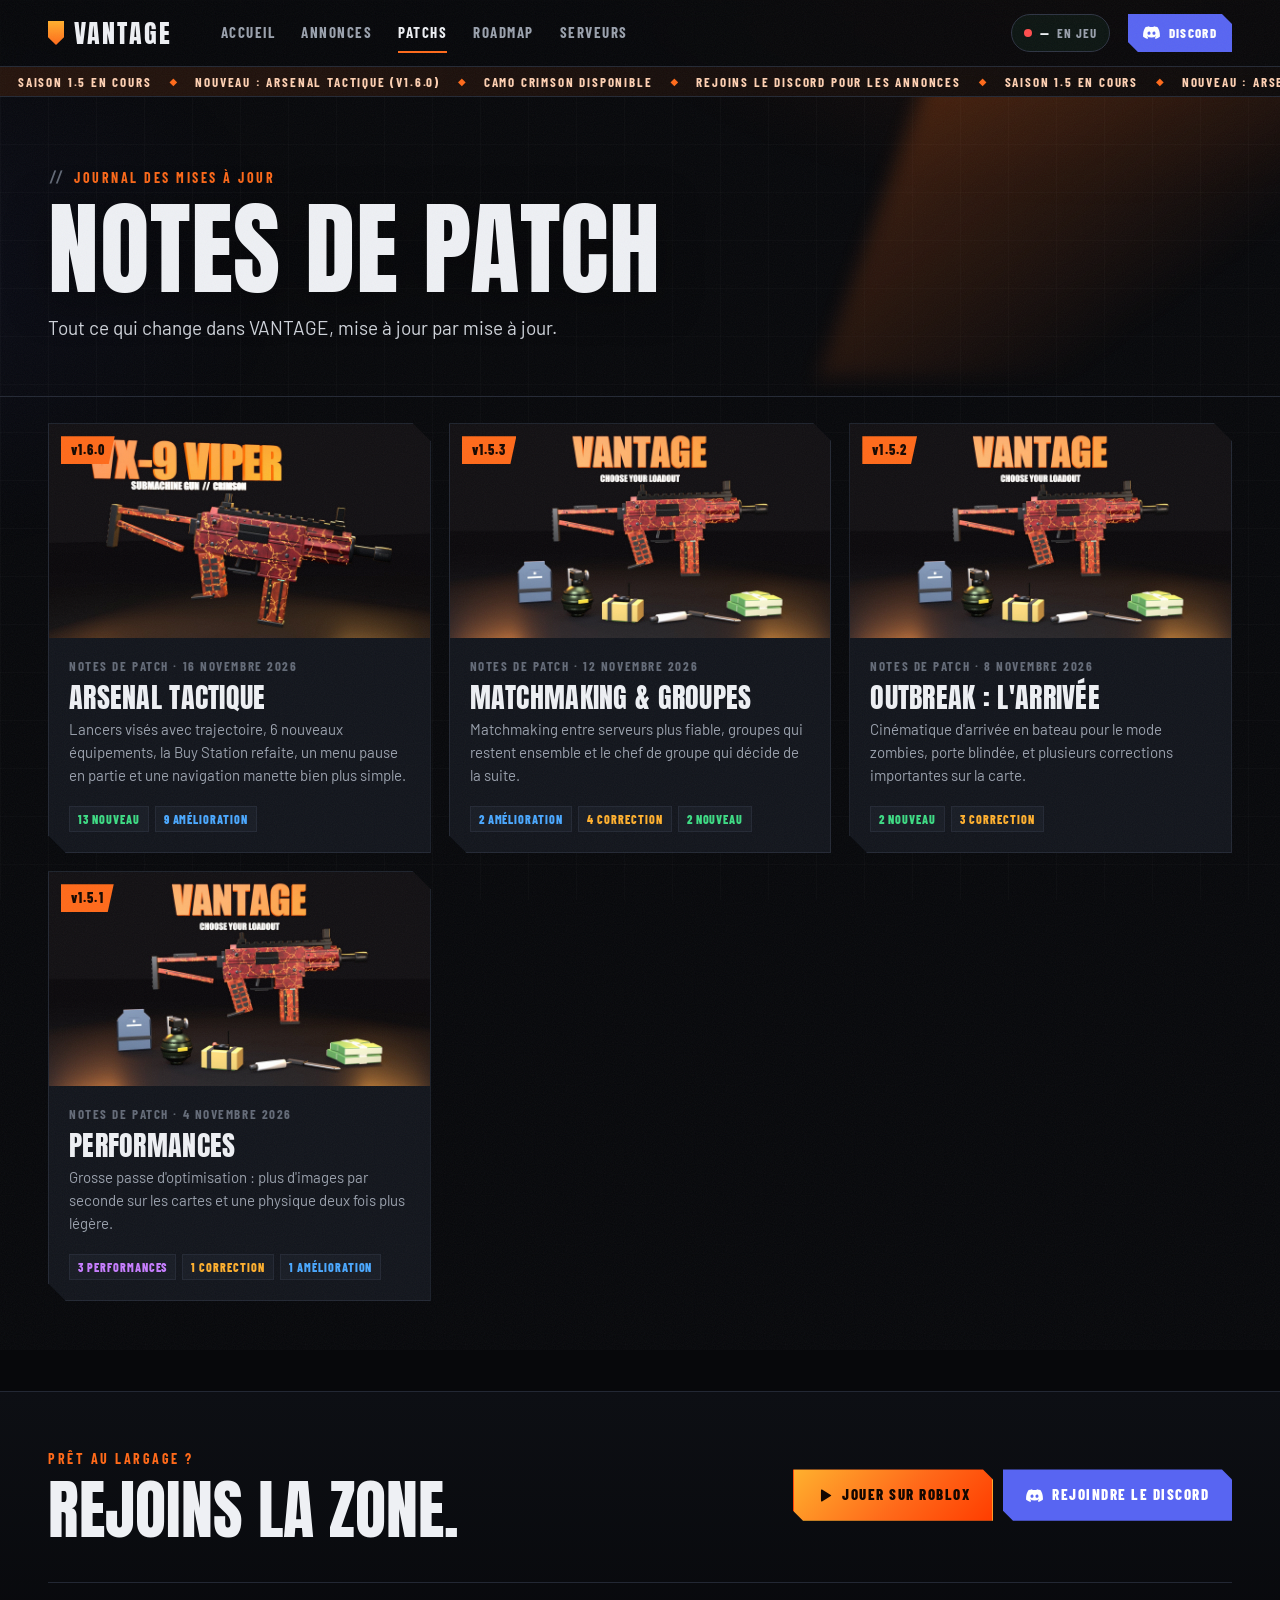
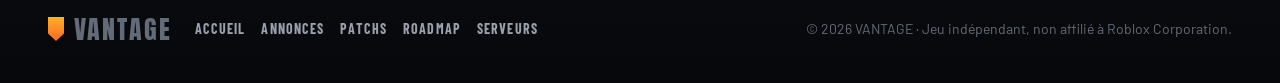
<file: patch-notes/index.html>
<!doctype html>
<html lang="fr">
<head>
<meta charset="utf-8">
<meta name="viewport" content="width=device-width, initial-scale=1">
<title>VANTAGE · Notes de patch</title>
<meta name="description" content="Toutes les mises à jour de VANTAGE.">
<meta name="theme-color" content="#ff6a1a">
<meta property="og:site_name" content="VANTAGE">
<meta property="og:type" content="website">
<meta property="og:title" content="VANTAGE · Notes de patch">
<meta property="og:description" content="Toutes les mises à jour de VANTAGE.">
<meta property="og:url" content="https://marwantabarki-spec.github.io/Vantage/patch-notes/">
<meta property="og:image" content="https://marwantabarki-spec.github.io/Vantage/assets/img/loadout.jpg">
<meta property="og:image:width" content="1600">
<meta property="og:image:height" content="900">
<meta name="twitter:card" content="summary_large_image">
<meta name="twitter:title" content="VANTAGE · Notes de patch">
<meta name="twitter:description" content="Toutes les mises à jour de VANTAGE.">
<meta name="twitter:image" content="https://marwantabarki-spec.github.io/Vantage/assets/img/loadout.jpg">
<link rel="icon" href="../assets/img/favicon.svg" type="image/svg+xml">
<link rel="preconnect" href="https://fonts.googleapis.com">
<link rel="preconnect" href="https://fonts.gstatic.com" crossorigin>
<link href="https://fonts.googleapis.com/css2?family=Anton&family=Barlow+Condensed:wght@500;600;700;800&family=Barlow:wght@400;500;600&family=JetBrains+Mono:wght@500&display=swap" rel="stylesheet">
<link rel="stylesheet" href="../assets/style.css">
</head>
<body data-root="../" data-universe="10750574018" data-place="110689622872143" data-mode="online">
<div class="grain" aria-hidden="true"></div>
<header class="top">
  <div class="wrap top-in">
    <a class="brand" href="../"><span class="mark"></span><span class="bname">VANTAGE</span></a>
    <nav class="nav"><a href="../" class="">Accueil</a><a href="../annonces/" class="">Annonces</a><a href="../patch-notes/" class="on">Patchs</a><a href="../roadmap/" class="">Roadmap</a><a href="../status/" class="">Serveurs</a></nav>
    <a class="livepill" href="../status/" title="État des serveurs"><span class="ldot"></span><span data-stat="playing-short">—</span><em>en jeu</em></a>
    <a class="btn btn-discord sm hide-m" href="https://discord.gg/rN2DHhAdBp" target="_blank" rel="noopener"><svg class="ico" viewBox="0 0 24 24" aria-hidden="true"><path fill="currentColor" d="M20.3 4.4A19.6 19.6 0 0 0 15.4 3l-.6 1.3a18 18 0 0 0-5.6 0L8.6 3a19.6 19.6 0 0 0-4.9 1.4C.6 9-.2 13.5.2 18a19.8 19.8 0 0 0 6 3l1.3-2.1c-.7-.3-1.4-.6-2-1l.5-.4a14 14 0 0 0 12 0l.5.4c-.6.4-1.3.7-2 1l1.3 2.1a19.7 19.7 0 0 0 6-3c.5-5.2-.8-9.6-3.5-13.6ZM8.5 15.3c-1.2 0-2.1-1.1-2.1-2.4s.9-2.4 2.1-2.4 2.2 1.1 2.1 2.4c0 1.3-.9 2.4-2.1 2.4Zm7 0c-1.2 0-2.1-1.1-2.1-2.4s.9-2.4 2.1-2.4 2.2 1.1 2.1 2.4c0 1.3-.9 2.4-2.1 2.4Z"/></svg>Discord</a>
    <button class="burger" aria-label="Menu" aria-expanded="false"><span></span><span></span></button>
  </div>
  <div class="ticker" aria-hidden="true"><div class="tk"><span>Saison 1.5 en cours</span><i>◆</i><span>Nouveau : Arsenal tactique (v1.6.0)</span><i>◆</i><span>Camo CRIMSON disponible</span><i>◆</i><span>Rejoins le Discord pour les annonces</span><i>◆</i><span>Saison 1.5 en cours</span><i>◆</i><span>Nouveau : Arsenal tactique (v1.6.0)</span><i>◆</i><span>Camo CRIMSON disponible</span><i>◆</i><span>Rejoins le Discord pour les annonces</span><i>◆</i></div></div>
</header>

<main>

<section class="shero"><div class="wrap"><div class="kicker"><span class="num">//</span>Journal des mises à jour</div><h1>Notes de patch</h1>
<p class="lead">Tout ce qui change dans VANTAGE, mise à jour par mise à jour.</p></div></section>
<div class="wrap"><div class="grid"><a class="pcard" href="../patch-notes/1-6-0-arsenal-tactique/">
      <div class="pimg"><img src="../assets/img/vx9-crimson.jpg" alt="" loading="lazy"><span class="ver">v1.6.0</span></div>
      <div class="pbody">
        <div class="meta">Notes de patch · 16 novembre 2026</div>
        <h3>Arsenal tactique</h3>
        <p>Lancers visés avec trajectoire, 6 nouveaux équipements, la Buy Station refaite, un menu pause en partie et une navigation manette bien plus simple.</p>
        <div class="chips"><span class="chip t-new">13 nouveau</span><span class="chip t-up">9 amélioration</span></div>
      </div>
      <span class="corner" aria-hidden="true"></span>
    </a><a class="pcard" href="../patch-notes/1-5-3-matchmaking-groupes/">
      <div class="pimg"><img src="../assets/img/loadout.jpg" alt="" loading="lazy"><span class="ver">v1.5.3</span></div>
      <div class="pbody">
        <div class="meta">Notes de patch · 12 novembre 2026</div>
        <h3>Matchmaking &amp; groupes</h3>
        <p>Matchmaking entre serveurs plus fiable, groupes qui restent ensemble et le chef de groupe qui décide de la suite.</p>
        <div class="chips"><span class="chip t-up">2 amélioration</span><span class="chip t-fix">4 correction</span><span class="chip t-new">2 nouveau</span></div>
      </div>
      <span class="corner" aria-hidden="true"></span>
    </a><a class="pcard" href="../patch-notes/1-5-2-outbreak/">
      <div class="pimg"><img src="../assets/img/loadout.jpg" alt="" loading="lazy"><span class="ver">v1.5.2</span></div>
      <div class="pbody">
        <div class="meta">Notes de patch · 8 novembre 2026</div>
        <h3>Outbreak : l&#x27;arrivée</h3>
        <p>Cinématique d&#x27;arrivée en bateau pour le mode zombies, porte blindée, et plusieurs corrections importantes sur la carte.</p>
        <div class="chips"><span class="chip t-new">2 nouveau</span><span class="chip t-fix">3 correction</span></div>
      </div>
      <span class="corner" aria-hidden="true"></span>
    </a><a class="pcard" href="../patch-notes/1-5-1-performances/">
      <div class="pimg"><img src="../assets/img/loadout.jpg" alt="" loading="lazy"><span class="ver">v1.5.1</span></div>
      <div class="pbody">
        <div class="meta">Notes de patch · 4 novembre 2026</div>
        <h3>Performances</h3>
        <p>Grosse passe d&#x27;optimisation : plus d&#x27;images par seconde sur les cartes et une physique deux fois plus légère.</p>
        <div class="chips"><span class="chip t-perf">3 performances</span><span class="chip t-fix">1 correction</span><span class="chip t-up">1 amélioration</span></div>
      </div>
      <span class="corner" aria-hidden="true"></span>
    </a></div></div>
</main>
<footer class="foot">
  <div class="wrap">
    <div class="foot-cta">
      <div><div class="kicker">Prêt au largage ?</div><h2>Rejoins la zone.</h2></div>
      <div class="share"><a class="btn btn-primary" href="https://www.roblox.com/games/110689622872143/VANTAGE" target="_blank" rel="noopener"><svg class="ico" viewBox="0 0 24 24" aria-hidden="true"><path fill="currentColor" d="M7 4.5v15a1 1 0 0 0 1.5.86l12.4-7.5a1 1 0 0 0 0-1.72L8.5 3.64A1 1 0 0 0 7 4.5Z"/></svg>Jouer sur Roblox</a>
      <a class="btn btn-discord" href="https://discord.gg/rN2DHhAdBp" target="_blank" rel="noopener"><svg class="ico" viewBox="0 0 24 24" aria-hidden="true"><path fill="currentColor" d="M20.3 4.4A19.6 19.6 0 0 0 15.4 3l-.6 1.3a18 18 0 0 0-5.6 0L8.6 3a19.6 19.6 0 0 0-4.9 1.4C.6 9-.2 13.5.2 18a19.8 19.8 0 0 0 6 3l1.3-2.1c-.7-.3-1.4-.6-2-1l.5-.4a14 14 0 0 0 12 0l.5.4c-.6.4-1.3.7-2 1l1.3 2.1a19.7 19.7 0 0 0 6-3c.5-5.2-.8-9.6-3.5-13.6ZM8.5 15.3c-1.2 0-2.1-1.1-2.1-2.4s.9-2.4 2.1-2.4 2.2 1.1 2.1 2.4c0 1.3-.9 2.4-2.1 2.4Zm7 0c-1.2 0-2.1-1.1-2.1-2.4s.9-2.4 2.1-2.4 2.2 1.1 2.1 2.4c0 1.3-.9 2.4-2.1 2.4Z"/></svg>Rejoindre le Discord</a></div>
    </div>
    <div class="foot-in">
      <a class="brand" href="../"><span class="mark"></span><span class="bname">VANTAGE</span></a>
      <nav><a href="../" class="">Accueil</a><a href="../annonces/" class="">Annonces</a><a href="../patch-notes/" class="on">Patchs</a><a href="../roadmap/" class="">Roadmap</a><a href="../status/" class="">Serveurs</a></nav>
      <span class="legal">© 2026 VANTAGE · Jeu indépendant, non affilié à Roblox Corporation.</span>
    </div>
  </div>
</footer>
<div class="toast" role="status" aria-live="polite"></div>
<script src="../assets/site.js"></script>
</body>
</html>
</file>
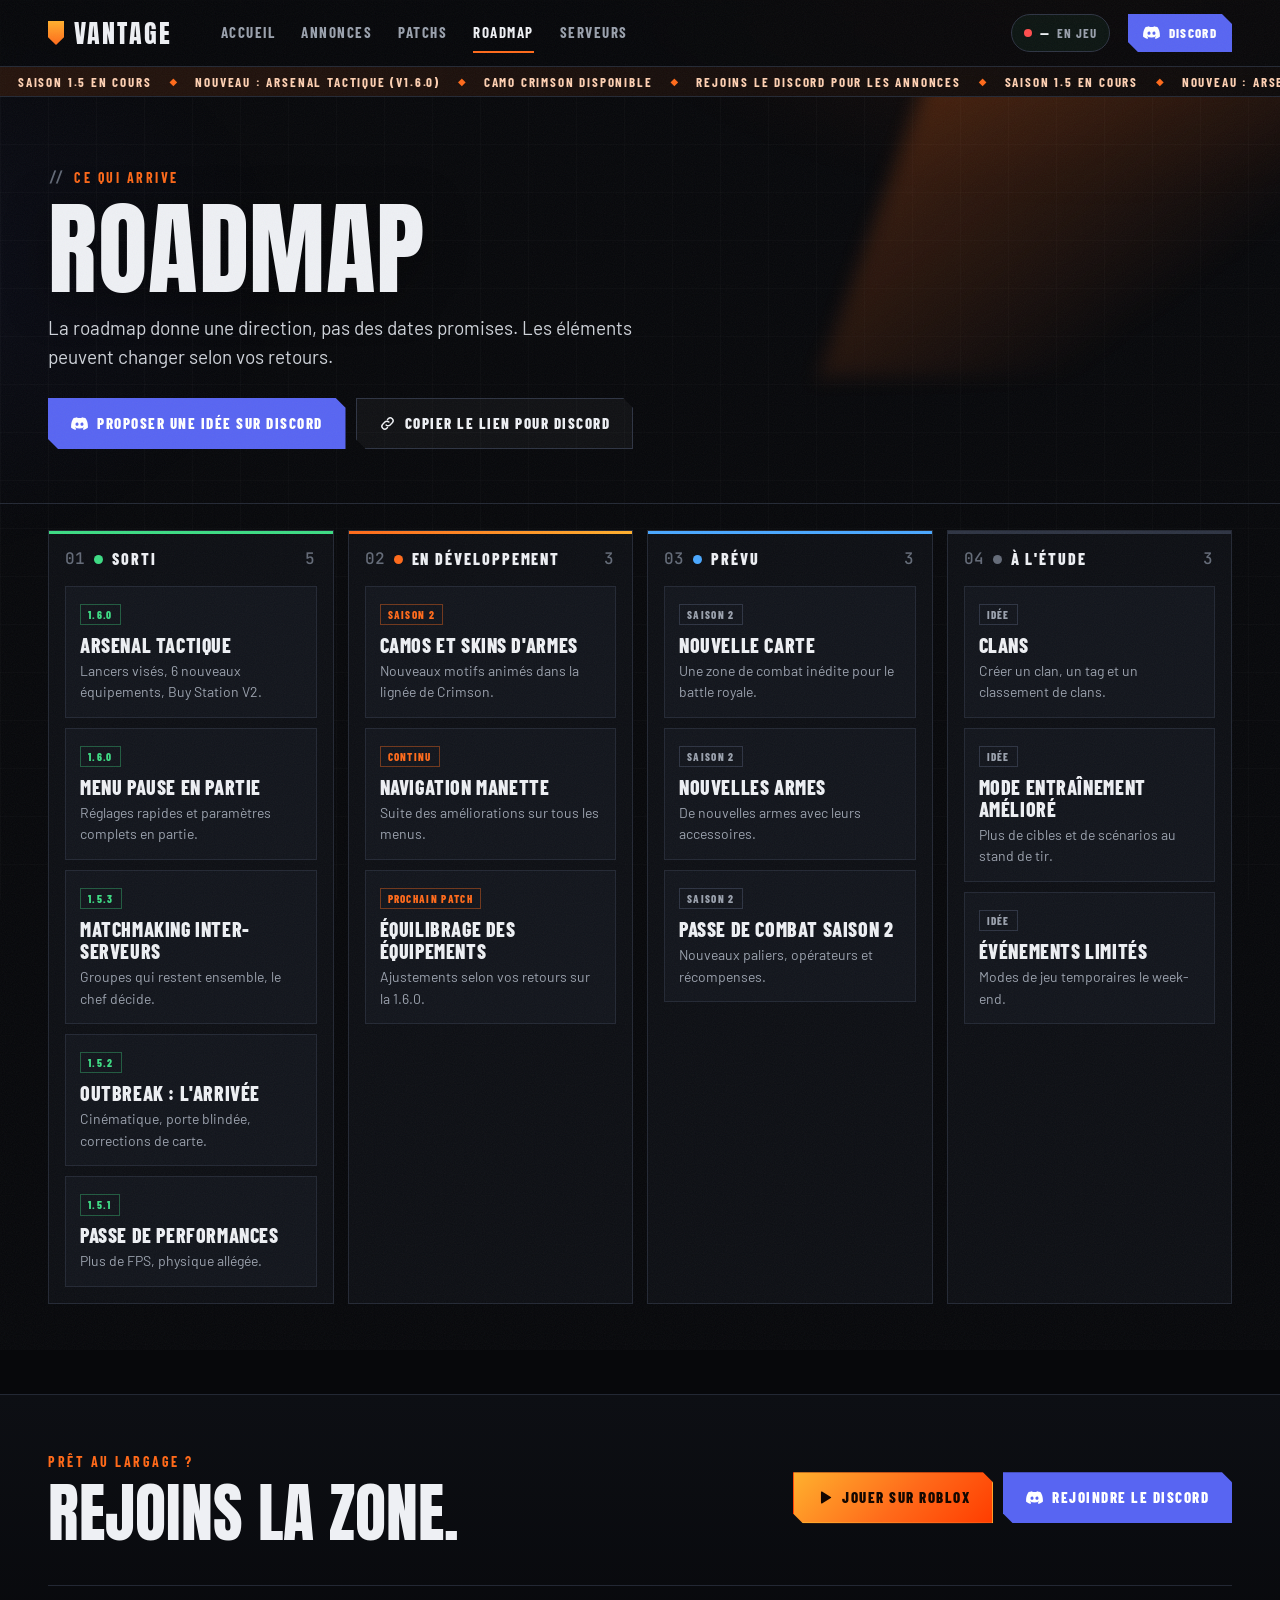
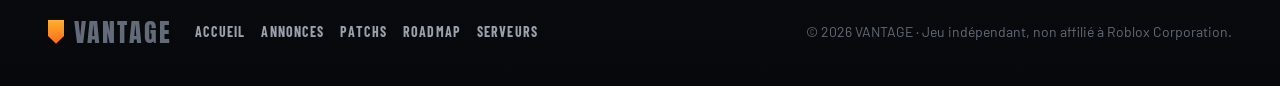
<file: roadmap/index.html>
<!doctype html>
<html lang="fr">
<head>
<meta charset="utf-8">
<meta name="viewport" content="width=device-width, initial-scale=1">
<title>VANTAGE · Roadmap</title>
<meta name="description" content="La roadmap donne une direction, pas des dates promises. Les éléments peuvent changer selon vos retours.">
<meta name="theme-color" content="#ff6a1a">
<meta property="og:site_name" content="VANTAGE">
<meta property="og:type" content="website">
<meta property="og:title" content="VANTAGE · Roadmap">
<meta property="og:description" content="La roadmap donne une direction, pas des dates promises. Les éléments peuvent changer selon vos retours.">
<meta property="og:url" content="https://marwantabarki-spec.github.io/Vantage/roadmap/">
<meta property="og:image" content="https://marwantabarki-spec.github.io/Vantage/assets/img/loadout.jpg">
<meta property="og:image:width" content="1600">
<meta property="og:image:height" content="900">
<meta name="twitter:card" content="summary_large_image">
<meta name="twitter:title" content="VANTAGE · Roadmap">
<meta name="twitter:description" content="La roadmap donne une direction, pas des dates promises. Les éléments peuvent changer selon vos retours.">
<meta name="twitter:image" content="https://marwantabarki-spec.github.io/Vantage/assets/img/loadout.jpg">
<link rel="icon" href="../assets/img/favicon.svg" type="image/svg+xml">
<link rel="preconnect" href="https://fonts.googleapis.com">
<link rel="preconnect" href="https://fonts.gstatic.com" crossorigin>
<link href="https://fonts.googleapis.com/css2?family=Anton&family=Barlow+Condensed:wght@500;600;700;800&family=Barlow:wght@400;500;600&family=JetBrains+Mono:wght@500&display=swap" rel="stylesheet">
<link rel="stylesheet" href="../assets/style.css">
</head>
<body data-root="../" data-universe="10750574018" data-place="110689622872143" data-mode="online">
<div class="grain" aria-hidden="true"></div>
<header class="top">
  <div class="wrap top-in">
    <a class="brand" href="../"><span class="mark"></span><span class="bname">VANTAGE</span></a>
    <nav class="nav"><a href="../" class="">Accueil</a><a href="../annonces/" class="">Annonces</a><a href="../patch-notes/" class="">Patchs</a><a href="../roadmap/" class="on">Roadmap</a><a href="../status/" class="">Serveurs</a></nav>
    <a class="livepill" href="../status/" title="État des serveurs"><span class="ldot"></span><span data-stat="playing-short">—</span><em>en jeu</em></a>
    <a class="btn btn-discord sm hide-m" href="https://discord.gg/rN2DHhAdBp" target="_blank" rel="noopener"><svg class="ico" viewBox="0 0 24 24" aria-hidden="true"><path fill="currentColor" d="M20.3 4.4A19.6 19.6 0 0 0 15.4 3l-.6 1.3a18 18 0 0 0-5.6 0L8.6 3a19.6 19.6 0 0 0-4.9 1.4C.6 9-.2 13.5.2 18a19.8 19.8 0 0 0 6 3l1.3-2.1c-.7-.3-1.4-.6-2-1l.5-.4a14 14 0 0 0 12 0l.5.4c-.6.4-1.3.7-2 1l1.3 2.1a19.7 19.7 0 0 0 6-3c.5-5.2-.8-9.6-3.5-13.6ZM8.5 15.3c-1.2 0-2.1-1.1-2.1-2.4s.9-2.4 2.1-2.4 2.2 1.1 2.1 2.4c0 1.3-.9 2.4-2.1 2.4Zm7 0c-1.2 0-2.1-1.1-2.1-2.4s.9-2.4 2.1-2.4 2.2 1.1 2.1 2.4c0 1.3-.9 2.4-2.1 2.4Z"/></svg>Discord</a>
    <button class="burger" aria-label="Menu" aria-expanded="false"><span></span><span></span></button>
  </div>
  <div class="ticker" aria-hidden="true"><div class="tk"><span>Saison 1.5 en cours</span><i>◆</i><span>Nouveau : Arsenal tactique (v1.6.0)</span><i>◆</i><span>Camo CRIMSON disponible</span><i>◆</i><span>Rejoins le Discord pour les annonces</span><i>◆</i><span>Saison 1.5 en cours</span><i>◆</i><span>Nouveau : Arsenal tactique (v1.6.0)</span><i>◆</i><span>Camo CRIMSON disponible</span><i>◆</i><span>Rejoins le Discord pour les annonces</span><i>◆</i></div></div>
</header>

<main>

<section class="shero"><div class="wrap"><div class="kicker"><span class="num">//</span>Ce qui arrive</div><h1>Roadmap</h1>
<p class="lead">La roadmap donne une direction, pas des dates promises. Les éléments peuvent changer selon vos retours.</p>
<div class="share"><a class="btn btn-discord" href="https://discord.gg/rN2DHhAdBp" target="_blank" rel="noopener"><svg class="ico" viewBox="0 0 24 24" aria-hidden="true"><path fill="currentColor" d="M20.3 4.4A19.6 19.6 0 0 0 15.4 3l-.6 1.3a18 18 0 0 0-5.6 0L8.6 3a19.6 19.6 0 0 0-4.9 1.4C.6 9-.2 13.5.2 18a19.8 19.8 0 0 0 6 3l1.3-2.1c-.7-.3-1.4-.6-2-1l.5-.4a14 14 0 0 0 12 0l.5.4c-.6.4-1.3.7-2 1l1.3 2.1a19.7 19.7 0 0 0 6-3c.5-5.2-.8-9.6-3.5-13.6ZM8.5 15.3c-1.2 0-2.1-1.1-2.1-2.4s.9-2.4 2.1-2.4 2.2 1.1 2.1 2.4c0 1.3-.9 2.4-2.1 2.4Zm7 0c-1.2 0-2.1-1.1-2.1-2.4s.9-2.4 2.1-2.4 2.2 1.1 2.1 2.4c0 1.3-.9 2.4-2.1 2.4Z"/></svg>Proposer une idée sur Discord</a>
<button class="btn btn-ghost js-copy" data-url="https://marwantabarki-spec.github.io/Vantage/roadmap/"><svg class="ico" viewBox="0 0 24 24" aria-hidden="true"><path fill="none" stroke="currentColor" stroke-width="2" stroke-linecap="round" d="M10 14a4 4 0 0 0 5.7 0l3-3a4 4 0 0 0-5.7-5.7l-1 1M14 10a4 4 0 0 0-5.7 0l-3 3a4 4 0 0 0 5.7 5.7l1-1"/></svg>Copier le lien pour Discord</button></div></div></section>
<div class="wrap"><div class="board"><div class="rcol r-done"><div class="rhead"><span class="rn">01</span><span class="dot"></span>Sorti<span class="n">5</span></div><ul><li class="ritem"><div class="rtag">1.6.0</div><h4>Arsenal tactique</h4><p>Lancers visés, 6 nouveaux équipements, Buy Station V2.</p></li><li class="ritem"><div class="rtag">1.6.0</div><h4>Menu pause en partie</h4><p>Réglages rapides et paramètres complets en partie.</p></li><li class="ritem"><div class="rtag">1.5.3</div><h4>Matchmaking inter-serveurs</h4><p>Groupes qui restent ensemble, le chef décide.</p></li><li class="ritem"><div class="rtag">1.5.2</div><h4>Outbreak : l&#x27;arrivée</h4><p>Cinématique, porte blindée, corrections de carte.</p></li><li class="ritem"><div class="rtag">1.5.1</div><h4>Passe de performances</h4><p>Plus de FPS, physique allégée.</p></li></ul></div><div class="rcol r-progress"><div class="rhead"><span class="rn">02</span><span class="dot"></span>En développement<span class="n">3</span></div><ul><li class="ritem"><div class="rtag">Saison 2</div><h4>Camos et skins d&#x27;armes</h4><p>Nouveaux motifs animés dans la lignée de Crimson.</p></li><li class="ritem"><div class="rtag">Continu</div><h4>Navigation manette</h4><p>Suite des améliorations sur tous les menus.</p></li><li class="ritem"><div class="rtag">Prochain patch</div><h4>Équilibrage des équipements</h4><p>Ajustements selon vos retours sur la 1.6.0.</p></li></ul></div><div class="rcol r-planned"><div class="rhead"><span class="rn">03</span><span class="dot"></span>Prévu<span class="n">3</span></div><ul><li class="ritem"><div class="rtag">Saison 2</div><h4>Nouvelle carte</h4><p>Une zone de combat inédite pour le battle royale.</p></li><li class="ritem"><div class="rtag">Saison 2</div><h4>Nouvelles armes</h4><p>De nouvelles armes avec leurs accessoires.</p></li><li class="ritem"><div class="rtag">Saison 2</div><h4>Passe de combat Saison 2</h4><p>Nouveaux paliers, opérateurs et récompenses.</p></li></ul></div><div class="rcol r-ideas"><div class="rhead"><span class="rn">04</span><span class="dot"></span>À l&#x27;étude<span class="n">3</span></div><ul><li class="ritem"><div class="rtag">Idée</div><h4>Clans</h4><p>Créer un clan, un tag et un classement de clans.</p></li><li class="ritem"><div class="rtag">Idée</div><h4>Mode entraînement amélioré</h4><p>Plus de cibles et de scénarios au stand de tir.</p></li><li class="ritem"><div class="rtag">Idée</div><h4>Événements limités</h4><p>Modes de jeu temporaires le week-end.</p></li></ul></div></div></div>
</main>
<footer class="foot">
  <div class="wrap">
    <div class="foot-cta">
      <div><div class="kicker">Prêt au largage ?</div><h2>Rejoins la zone.</h2></div>
      <div class="share"><a class="btn btn-primary" href="https://www.roblox.com/games/110689622872143/VANTAGE" target="_blank" rel="noopener"><svg class="ico" viewBox="0 0 24 24" aria-hidden="true"><path fill="currentColor" d="M7 4.5v15a1 1 0 0 0 1.5.86l12.4-7.5a1 1 0 0 0 0-1.72L8.5 3.64A1 1 0 0 0 7 4.5Z"/></svg>Jouer sur Roblox</a>
      <a class="btn btn-discord" href="https://discord.gg/rN2DHhAdBp" target="_blank" rel="noopener"><svg class="ico" viewBox="0 0 24 24" aria-hidden="true"><path fill="currentColor" d="M20.3 4.4A19.6 19.6 0 0 0 15.4 3l-.6 1.3a18 18 0 0 0-5.6 0L8.6 3a19.6 19.6 0 0 0-4.9 1.4C.6 9-.2 13.5.2 18a19.8 19.8 0 0 0 6 3l1.3-2.1c-.7-.3-1.4-.6-2-1l.5-.4a14 14 0 0 0 12 0l.5.4c-.6.4-1.3.7-2 1l1.3 2.1a19.7 19.7 0 0 0 6-3c.5-5.2-.8-9.6-3.5-13.6ZM8.5 15.3c-1.2 0-2.1-1.1-2.1-2.4s.9-2.4 2.1-2.4 2.2 1.1 2.1 2.4c0 1.3-.9 2.4-2.1 2.4Zm7 0c-1.2 0-2.1-1.1-2.1-2.4s.9-2.4 2.1-2.4 2.2 1.1 2.1 2.4c0 1.3-.9 2.4-2.1 2.4Z"/></svg>Rejoindre le Discord</a></div>
    </div>
    <div class="foot-in">
      <a class="brand" href="../"><span class="mark"></span><span class="bname">VANTAGE</span></a>
      <nav><a href="../" class="">Accueil</a><a href="../annonces/" class="">Annonces</a><a href="../patch-notes/" class="">Patchs</a><a href="../roadmap/" class="on">Roadmap</a><a href="../status/" class="">Serveurs</a></nav>
      <span class="legal">© 2026 VANTAGE · Jeu indépendant, non affilié à Roblox Corporation.</span>
    </div>
  </div>
</footer>
<div class="toast" role="status" aria-live="polite"></div>
<script src="../assets/site.js"></script>
</body>
</html>
</file>
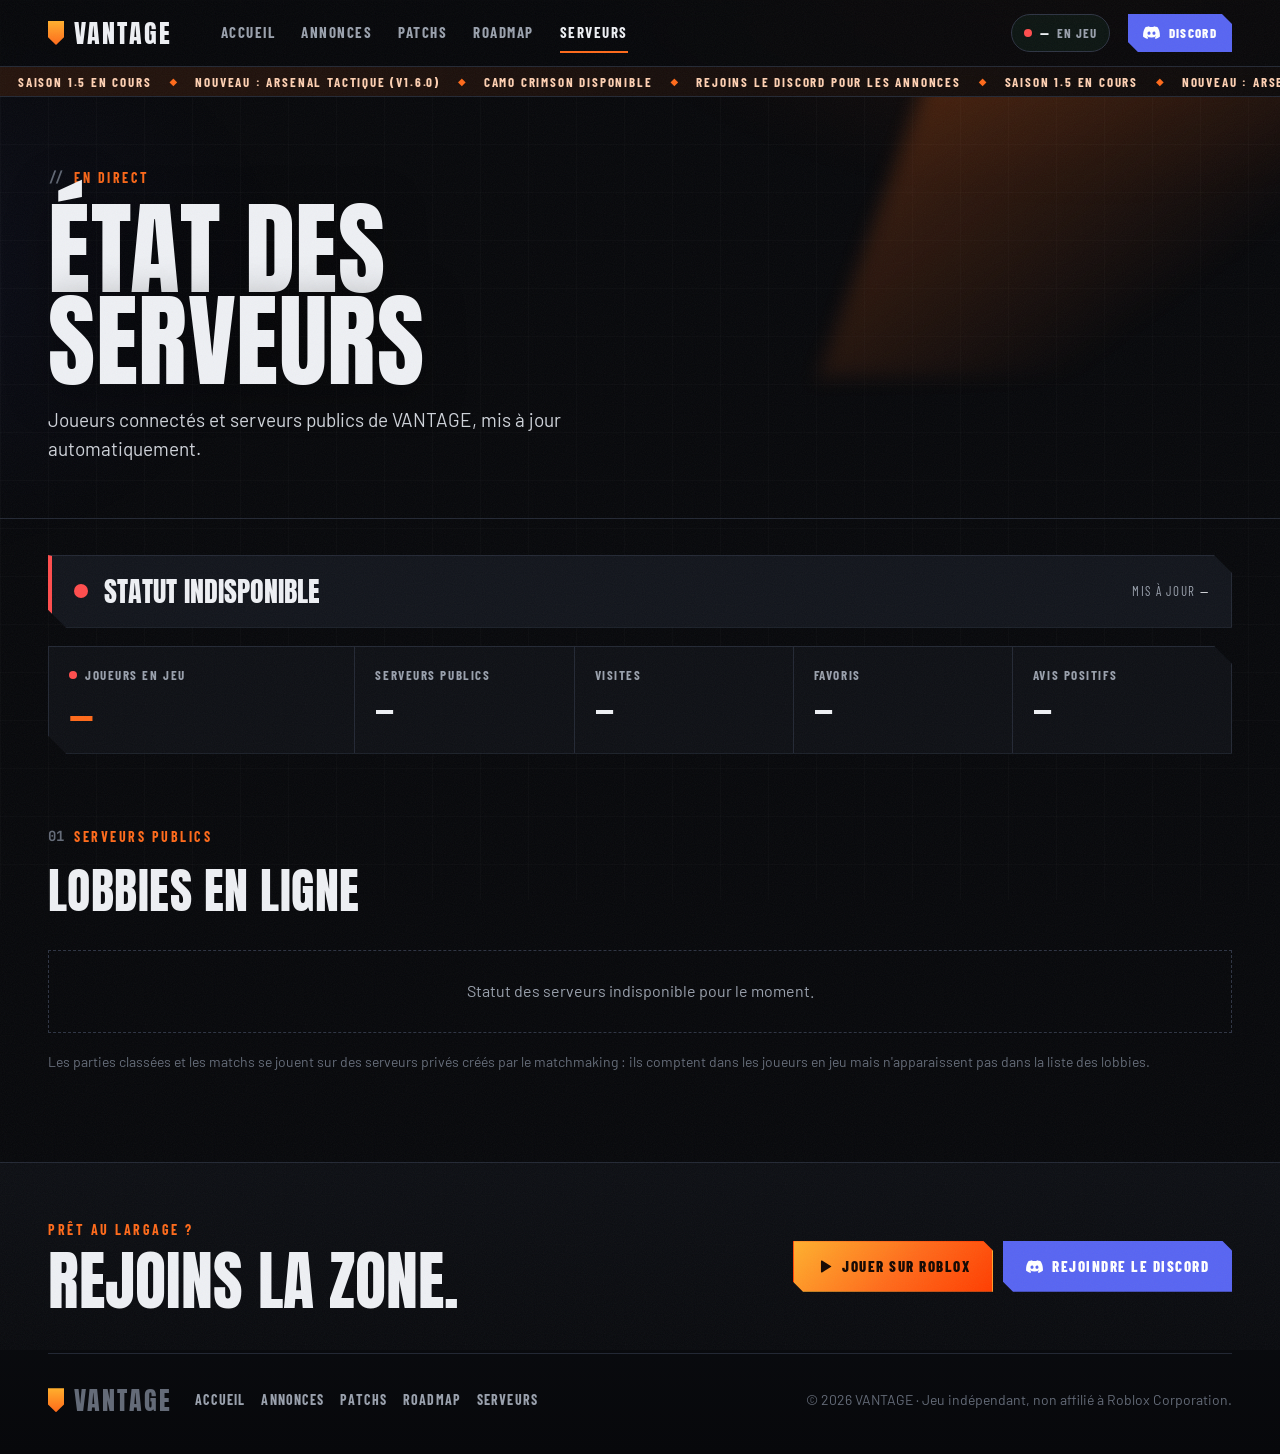
<file: status/index.html>
<!doctype html>
<html lang="fr">
<head>
<meta charset="utf-8">
<meta name="viewport" content="width=device-width, initial-scale=1">
<title>VANTAGE · État des serveurs</title>
<meta name="description" content="Joueurs et serveurs de VANTAGE en direct.">
<meta name="theme-color" content="#ff6a1a">
<meta property="og:site_name" content="VANTAGE">
<meta property="og:type" content="website">
<meta property="og:title" content="VANTAGE · État des serveurs">
<meta property="og:description" content="Joueurs et serveurs de VANTAGE en direct.">
<meta property="og:url" content="https://marwantabarki-spec.github.io/Vantage/status/">
<meta property="og:image" content="https://marwantabarki-spec.github.io/Vantage/assets/img/loadout.jpg">
<meta property="og:image:width" content="1600">
<meta property="og:image:height" content="900">
<meta name="twitter:card" content="summary_large_image">
<meta name="twitter:title" content="VANTAGE · État des serveurs">
<meta name="twitter:description" content="Joueurs et serveurs de VANTAGE en direct.">
<meta name="twitter:image" content="https://marwantabarki-spec.github.io/Vantage/assets/img/loadout.jpg">
<link rel="icon" href="../assets/img/favicon.svg" type="image/svg+xml">
<link rel="preconnect" href="https://fonts.googleapis.com">
<link rel="preconnect" href="https://fonts.gstatic.com" crossorigin>
<link href="https://fonts.googleapis.com/css2?family=Anton&family=Barlow+Condensed:wght@500;600;700;800&family=Barlow:wght@400;500;600&family=JetBrains+Mono:wght@500&display=swap" rel="stylesheet">
<link rel="stylesheet" href="../assets/style.css">
</head>
<body data-root="../" data-universe="10750574018" data-place="110689622872143" data-mode="online">
<div class="grain" aria-hidden="true"></div>
<header class="top">
  <div class="wrap top-in">
    <a class="brand" href="../"><span class="mark"></span><span class="bname">VANTAGE</span></a>
    <nav class="nav"><a href="../" class="">Accueil</a><a href="../annonces/" class="">Annonces</a><a href="../patch-notes/" class="">Patchs</a><a href="../roadmap/" class="">Roadmap</a><a href="../status/" class="on">Serveurs</a></nav>
    <a class="livepill" href="../status/" title="État des serveurs"><span class="ldot"></span><span data-stat="playing-short">—</span><em>en jeu</em></a>
    <a class="btn btn-discord sm hide-m" href="https://discord.gg/rN2DHhAdBp" target="_blank" rel="noopener"><svg class="ico" viewBox="0 0 24 24" aria-hidden="true"><path fill="currentColor" d="M20.3 4.4A19.6 19.6 0 0 0 15.4 3l-.6 1.3a18 18 0 0 0-5.6 0L8.6 3a19.6 19.6 0 0 0-4.9 1.4C.6 9-.2 13.5.2 18a19.8 19.8 0 0 0 6 3l1.3-2.1c-.7-.3-1.4-.6-2-1l.5-.4a14 14 0 0 0 12 0l.5.4c-.6.4-1.3.7-2 1l1.3 2.1a19.7 19.7 0 0 0 6-3c.5-5.2-.8-9.6-3.5-13.6ZM8.5 15.3c-1.2 0-2.1-1.1-2.1-2.4s.9-2.4 2.1-2.4 2.2 1.1 2.1 2.4c0 1.3-.9 2.4-2.1 2.4Zm7 0c-1.2 0-2.1-1.1-2.1-2.4s.9-2.4 2.1-2.4 2.2 1.1 2.1 2.4c0 1.3-.9 2.4-2.1 2.4Z"/></svg>Discord</a>
    <button class="burger" aria-label="Menu" aria-expanded="false"><span></span><span></span></button>
  </div>
  <div class="ticker" aria-hidden="true"><div class="tk"><span>Saison 1.5 en cours</span><i>◆</i><span>Nouveau : Arsenal tactique (v1.6.0)</span><i>◆</i><span>Camo CRIMSON disponible</span><i>◆</i><span>Rejoins le Discord pour les annonces</span><i>◆</i><span>Saison 1.5 en cours</span><i>◆</i><span>Nouveau : Arsenal tactique (v1.6.0)</span><i>◆</i><span>Camo CRIMSON disponible</span><i>◆</i><span>Rejoins le Discord pour les annonces</span><i>◆</i></div></div>
</header>

<main>

<section class="shero"><div class="wrap"><div class="kicker"><span class="num">//</span>En direct</div><h1>État des serveurs</h1>
<p class="lead">Joueurs connectés et serveurs publics de VANTAGE, mis à jour automatiquement.</p></div></section>
<div class="wrap">
  <div class="sbanner" data-banner><span class="sdot"></span><div><b data-stat="state">Vérification…</b><span data-stat="state-msg"></span></div><span class="upd">Mis à jour <b data-stat="age">—</b></span></div>
  <div class="stats">
  <div class="stat big"><span class="sl"><i class="ldot"></i>Joueurs en jeu</span><b data-stat="playing">—</b></div>
  <div class="stat"><span class="sl">Serveurs publics</span><b data-stat="servers">—</b></div>
  <div class="stat"><span class="sl">Visites</span><b data-stat="visits">—</b></div>
  <div class="stat"><span class="sl">Favoris</span><b data-stat="favorites">—</b></div>
  <div class="stat"><span class="sl">Avis positifs</span><b data-stat="rating">—</b></div>
</div>
  <div class="sect-head"><div><div class="kicker"><span class="num">01</span>Serveurs publics</div><h2>Lobbies en ligne</h2></div></div>
  <div class="servers" data-servers><div class="empty">Chargement…</div></div>
  <p class="fine">Les parties classées et les matchs se jouent sur des serveurs privés créés par le matchmaking : ils comptent dans les joueurs en jeu mais n'apparaissent pas dans la liste des lobbies.</p>
</div>
</main>
<footer class="foot">
  <div class="wrap">
    <div class="foot-cta">
      <div><div class="kicker">Prêt au largage ?</div><h2>Rejoins la zone.</h2></div>
      <div class="share"><a class="btn btn-primary" href="https://www.roblox.com/games/110689622872143/VANTAGE" target="_blank" rel="noopener"><svg class="ico" viewBox="0 0 24 24" aria-hidden="true"><path fill="currentColor" d="M7 4.5v15a1 1 0 0 0 1.5.86l12.4-7.5a1 1 0 0 0 0-1.72L8.5 3.64A1 1 0 0 0 7 4.5Z"/></svg>Jouer sur Roblox</a>
      <a class="btn btn-discord" href="https://discord.gg/rN2DHhAdBp" target="_blank" rel="noopener"><svg class="ico" viewBox="0 0 24 24" aria-hidden="true"><path fill="currentColor" d="M20.3 4.4A19.6 19.6 0 0 0 15.4 3l-.6 1.3a18 18 0 0 0-5.6 0L8.6 3a19.6 19.6 0 0 0-4.9 1.4C.6 9-.2 13.5.2 18a19.8 19.8 0 0 0 6 3l1.3-2.1c-.7-.3-1.4-.6-2-1l.5-.4a14 14 0 0 0 12 0l.5.4c-.6.4-1.3.7-2 1l1.3 2.1a19.7 19.7 0 0 0 6-3c.5-5.2-.8-9.6-3.5-13.6ZM8.5 15.3c-1.2 0-2.1-1.1-2.1-2.4s.9-2.4 2.1-2.4 2.2 1.1 2.1 2.4c0 1.3-.9 2.4-2.1 2.4Zm7 0c-1.2 0-2.1-1.1-2.1-2.4s.9-2.4 2.1-2.4 2.2 1.1 2.1 2.4c0 1.3-.9 2.4-2.1 2.4Z"/></svg>Rejoindre le Discord</a></div>
    </div>
    <div class="foot-in">
      <a class="brand" href="../"><span class="mark"></span><span class="bname">VANTAGE</span></a>
      <nav><a href="../" class="">Accueil</a><a href="../annonces/" class="">Annonces</a><a href="../patch-notes/" class="">Patchs</a><a href="../roadmap/" class="">Roadmap</a><a href="../status/" class="on">Serveurs</a></nav>
      <span class="legal">© 2026 VANTAGE · Jeu indépendant, non affilié à Roblox Corporation.</span>
    </div>
  </div>
</footer>
<div class="toast" role="status" aria-live="polite"></div>
<script src="../assets/site.js"></script>
</body>
</html>
</file>
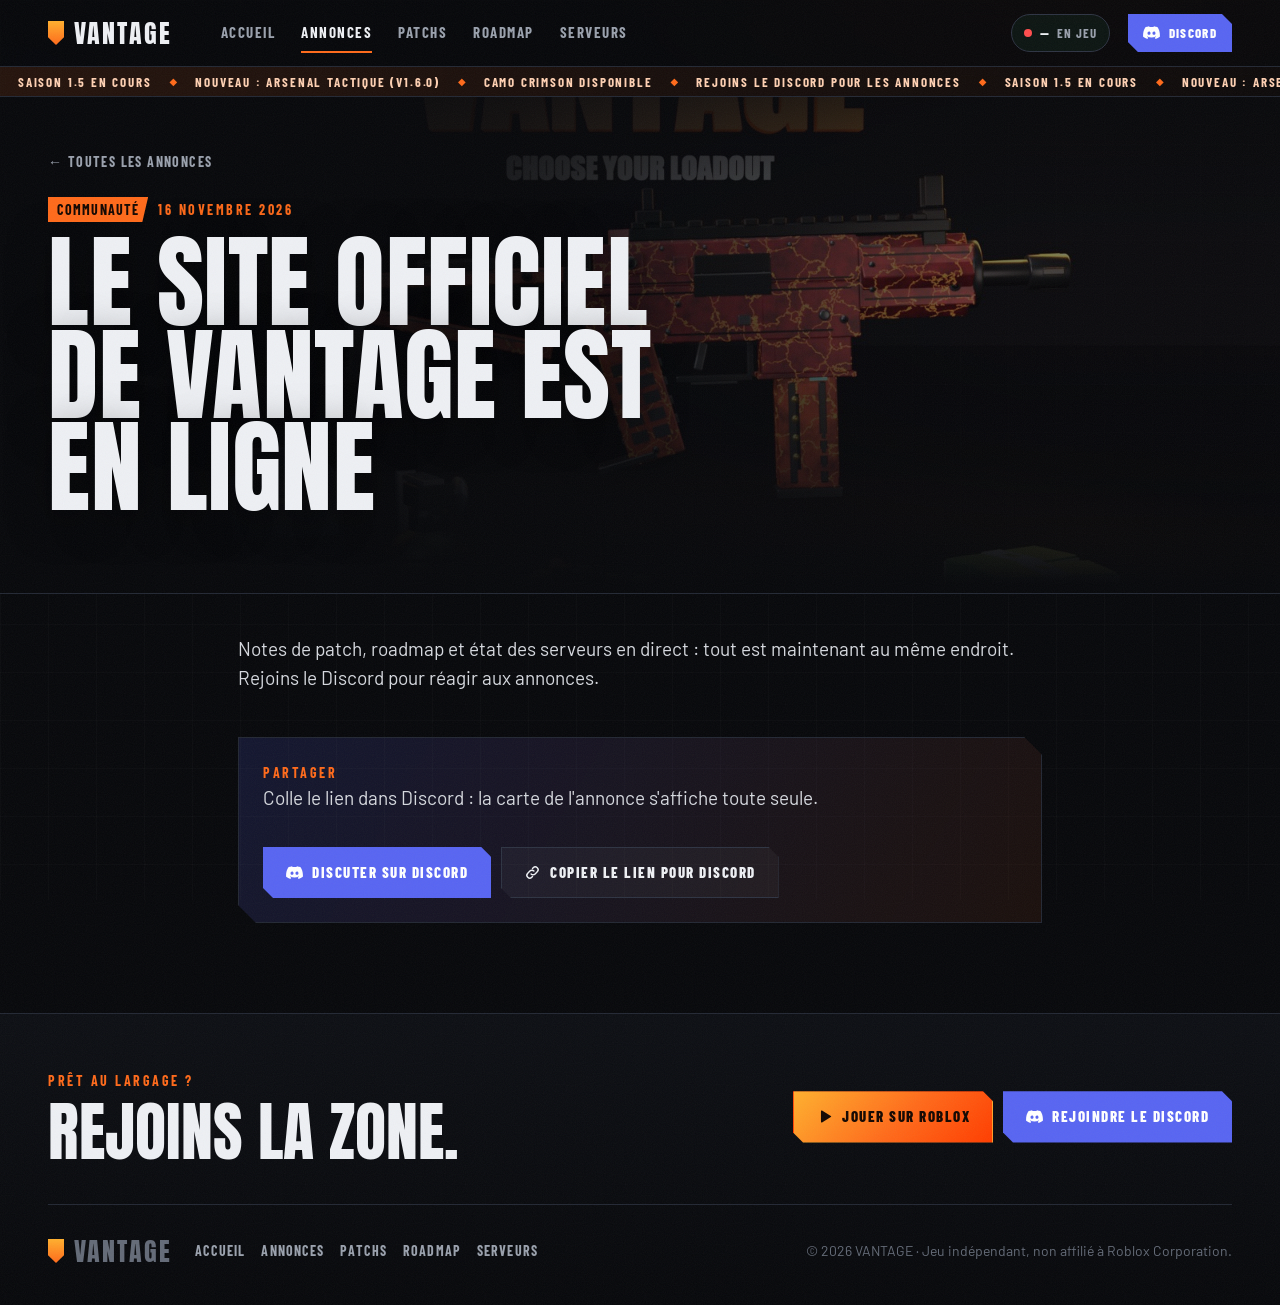
<file: annonces/bienvenue-site/index.html>
<!doctype html>
<html lang="fr">
<head>
<meta charset="utf-8">
<meta name="viewport" content="width=device-width, initial-scale=1">
<title>VANTAGE · Le site officiel de VANTAGE est en ligne</title>
<meta name="description" content="Notes de patch, roadmap et état des serveurs en direct : tout est maintenant au même endroit. Rejoins le Discord pour réagir aux annonces.">
<meta name="theme-color" content="#ff6a1a">
<meta property="og:site_name" content="VANTAGE">
<meta property="og:type" content="article">
<meta property="og:title" content="VANTAGE · Le site officiel de VANTAGE est en ligne">
<meta property="og:description" content="Notes de patch, roadmap et état des serveurs en direct : tout est maintenant au même endroit. Rejoins le Discord pour réagir aux annonces.">
<meta property="og:url" content="https://marwantabarki-spec.github.io/Vantage/annonces/bienvenue-site/">
<meta property="og:image" content="https://marwantabarki-spec.github.io/Vantage/assets/img/loadout.jpg">
<meta property="og:image:width" content="1600">
<meta property="og:image:height" content="900">
<meta name="twitter:card" content="summary_large_image">
<meta name="twitter:title" content="VANTAGE · Le site officiel de VANTAGE est en ligne">
<meta name="twitter:description" content="Notes de patch, roadmap et état des serveurs en direct : tout est maintenant au même endroit. Rejoins le Discord pour réagir aux annonces.">
<meta name="twitter:image" content="https://marwantabarki-spec.github.io/Vantage/assets/img/loadout.jpg">
<link rel="icon" href="../../assets/img/favicon.svg" type="image/svg+xml">
<link rel="preconnect" href="https://fonts.googleapis.com">
<link rel="preconnect" href="https://fonts.gstatic.com" crossorigin>
<link href="https://fonts.googleapis.com/css2?family=Anton&family=Barlow+Condensed:wght@500;600;700;800&family=Barlow:wght@400;500;600&family=JetBrains+Mono:wght@500&display=swap" rel="stylesheet">
<link rel="stylesheet" href="../../assets/style.css">
</head>
<body data-root="../../" data-universe="10750574018" data-place="110689622872143" data-mode="online">
<div class="grain" aria-hidden="true"></div>
<header class="top">
  <div class="wrap top-in">
    <a class="brand" href="../../"><span class="mark"></span><span class="bname">VANTAGE</span></a>
    <nav class="nav"><a href="../../" class="">Accueil</a><a href="../../annonces/" class="on">Annonces</a><a href="../../patch-notes/" class="">Patchs</a><a href="../../roadmap/" class="">Roadmap</a><a href="../../status/" class="">Serveurs</a></nav>
    <a class="livepill" href="../../status/" title="État des serveurs"><span class="ldot"></span><span data-stat="playing-short">—</span><em>en jeu</em></a>
    <a class="btn btn-discord sm hide-m" href="https://discord.gg/rN2DHhAdBp" target="_blank" rel="noopener"><svg class="ico" viewBox="0 0 24 24" aria-hidden="true"><path fill="currentColor" d="M20.3 4.4A19.6 19.6 0 0 0 15.4 3l-.6 1.3a18 18 0 0 0-5.6 0L8.6 3a19.6 19.6 0 0 0-4.9 1.4C.6 9-.2 13.5.2 18a19.8 19.8 0 0 0 6 3l1.3-2.1c-.7-.3-1.4-.6-2-1l.5-.4a14 14 0 0 0 12 0l.5.4c-.6.4-1.3.7-2 1l1.3 2.1a19.7 19.7 0 0 0 6-3c.5-5.2-.8-9.6-3.5-13.6ZM8.5 15.3c-1.2 0-2.1-1.1-2.1-2.4s.9-2.4 2.1-2.4 2.2 1.1 2.1 2.4c0 1.3-.9 2.4-2.1 2.4Zm7 0c-1.2 0-2.1-1.1-2.1-2.4s.9-2.4 2.1-2.4 2.2 1.1 2.1 2.4c0 1.3-.9 2.4-2.1 2.4Z"/></svg>Discord</a>
    <button class="burger" aria-label="Menu" aria-expanded="false"><span></span><span></span></button>
  </div>
  <div class="ticker" aria-hidden="true"><div class="tk"><span>Saison 1.5 en cours</span><i>◆</i><span>Nouveau : Arsenal tactique (v1.6.0)</span><i>◆</i><span>Camo CRIMSON disponible</span><i>◆</i><span>Rejoins le Discord pour les annonces</span><i>◆</i><span>Saison 1.5 en cours</span><i>◆</i><span>Nouveau : Arsenal tactique (v1.6.0)</span><i>◆</i><span>Camo CRIMSON disponible</span><i>◆</i><span>Rejoins le Discord pour les annonces</span><i>◆</i></div></div>
</header>

<main>

<section class="phero"><div class="bgimg" style="background-image:url('../../assets/img/loadout.jpg')"></div>
  <div class="wrap">
    <a class="crumb" href="../../annonces/">← Toutes les annonces</a>
    <div class="kicker"><span class="badge">Communauté</span>16 novembre 2026</div>
    <h1>Le site officiel de VANTAGE est en ligne</h1>
  </div>
</section>
<div class="wrap narrow"><article class="post"><p>Notes de patch, roadmap et état des serveurs en direct : tout est maintenant au même endroit. Rejoins le Discord pour réagir aux annonces.</p>
<div class="endshare"><div><div class="kicker">Partager</div><p>Colle le lien dans Discord : la carte de l'annonce s'affiche toute seule.</p></div><div class="share">
      <a class="btn btn-discord" href="https://discord.gg/rN2DHhAdBp" target="_blank" rel="noopener"><svg class="ico" viewBox="0 0 24 24" aria-hidden="true"><path fill="currentColor" d="M20.3 4.4A19.6 19.6 0 0 0 15.4 3l-.6 1.3a18 18 0 0 0-5.6 0L8.6 3a19.6 19.6 0 0 0-4.9 1.4C.6 9-.2 13.5.2 18a19.8 19.8 0 0 0 6 3l1.3-2.1c-.7-.3-1.4-.6-2-1l.5-.4a14 14 0 0 0 12 0l.5.4c-.6.4-1.3.7-2 1l1.3 2.1a19.7 19.7 0 0 0 6-3c.5-5.2-.8-9.6-3.5-13.6ZM8.5 15.3c-1.2 0-2.1-1.1-2.1-2.4s.9-2.4 2.1-2.4 2.2 1.1 2.1 2.4c0 1.3-.9 2.4-2.1 2.4Zm7 0c-1.2 0-2.1-1.1-2.1-2.4s.9-2.4 2.1-2.4 2.2 1.1 2.1 2.4c0 1.3-.9 2.4-2.1 2.4Z"/></svg>Discuter sur Discord</a>
      <button class="btn btn-ghost js-copy" data-url="https://marwantabarki-spec.github.io/Vantage/annonces/bienvenue-site/"><svg class="ico" viewBox="0 0 24 24" aria-hidden="true"><path fill="none" stroke="currentColor" stroke-width="2" stroke-linecap="round" d="M10 14a4 4 0 0 0 5.7 0l3-3a4 4 0 0 0-5.7-5.7l-1 1M14 10a4 4 0 0 0-5.7 0l-3 3a4 4 0 0 0 5.7 5.7l1-1"/></svg>Copier le lien pour Discord</button>
    </div></div></article></div>
</main>
<footer class="foot">
  <div class="wrap">
    <div class="foot-cta">
      <div><div class="kicker">Prêt au largage ?</div><h2>Rejoins la zone.</h2></div>
      <div class="share"><a class="btn btn-primary" href="https://www.roblox.com/games/110689622872143/VANTAGE" target="_blank" rel="noopener"><svg class="ico" viewBox="0 0 24 24" aria-hidden="true"><path fill="currentColor" d="M7 4.5v15a1 1 0 0 0 1.5.86l12.4-7.5a1 1 0 0 0 0-1.72L8.5 3.64A1 1 0 0 0 7 4.5Z"/></svg>Jouer sur Roblox</a>
      <a class="btn btn-discord" href="https://discord.gg/rN2DHhAdBp" target="_blank" rel="noopener"><svg class="ico" viewBox="0 0 24 24" aria-hidden="true"><path fill="currentColor" d="M20.3 4.4A19.6 19.6 0 0 0 15.4 3l-.6 1.3a18 18 0 0 0-5.6 0L8.6 3a19.6 19.6 0 0 0-4.9 1.4C.6 9-.2 13.5.2 18a19.8 19.8 0 0 0 6 3l1.3-2.1c-.7-.3-1.4-.6-2-1l.5-.4a14 14 0 0 0 12 0l.5.4c-.6.4-1.3.7-2 1l1.3 2.1a19.7 19.7 0 0 0 6-3c.5-5.2-.8-9.6-3.5-13.6ZM8.5 15.3c-1.2 0-2.1-1.1-2.1-2.4s.9-2.4 2.1-2.4 2.2 1.1 2.1 2.4c0 1.3-.9 2.4-2.1 2.4Zm7 0c-1.2 0-2.1-1.1-2.1-2.4s.9-2.4 2.1-2.4 2.2 1.1 2.1 2.4c0 1.3-.9 2.4-2.1 2.4Z"/></svg>Rejoindre le Discord</a></div>
    </div>
    <div class="foot-in">
      <a class="brand" href="../../"><span class="mark"></span><span class="bname">VANTAGE</span></a>
      <nav><a href="../../" class="">Accueil</a><a href="../../annonces/" class="on">Annonces</a><a href="../../patch-notes/" class="">Patchs</a><a href="../../roadmap/" class="">Roadmap</a><a href="../../status/" class="">Serveurs</a></nav>
      <span class="legal">© 2026 VANTAGE · Jeu indépendant, non affilié à Roblox Corporation.</span>
    </div>
  </div>
</footer>
<div class="toast" role="status" aria-live="polite"></div>
<script src="../../assets/site.js"></script>
</body>
</html>
</file>
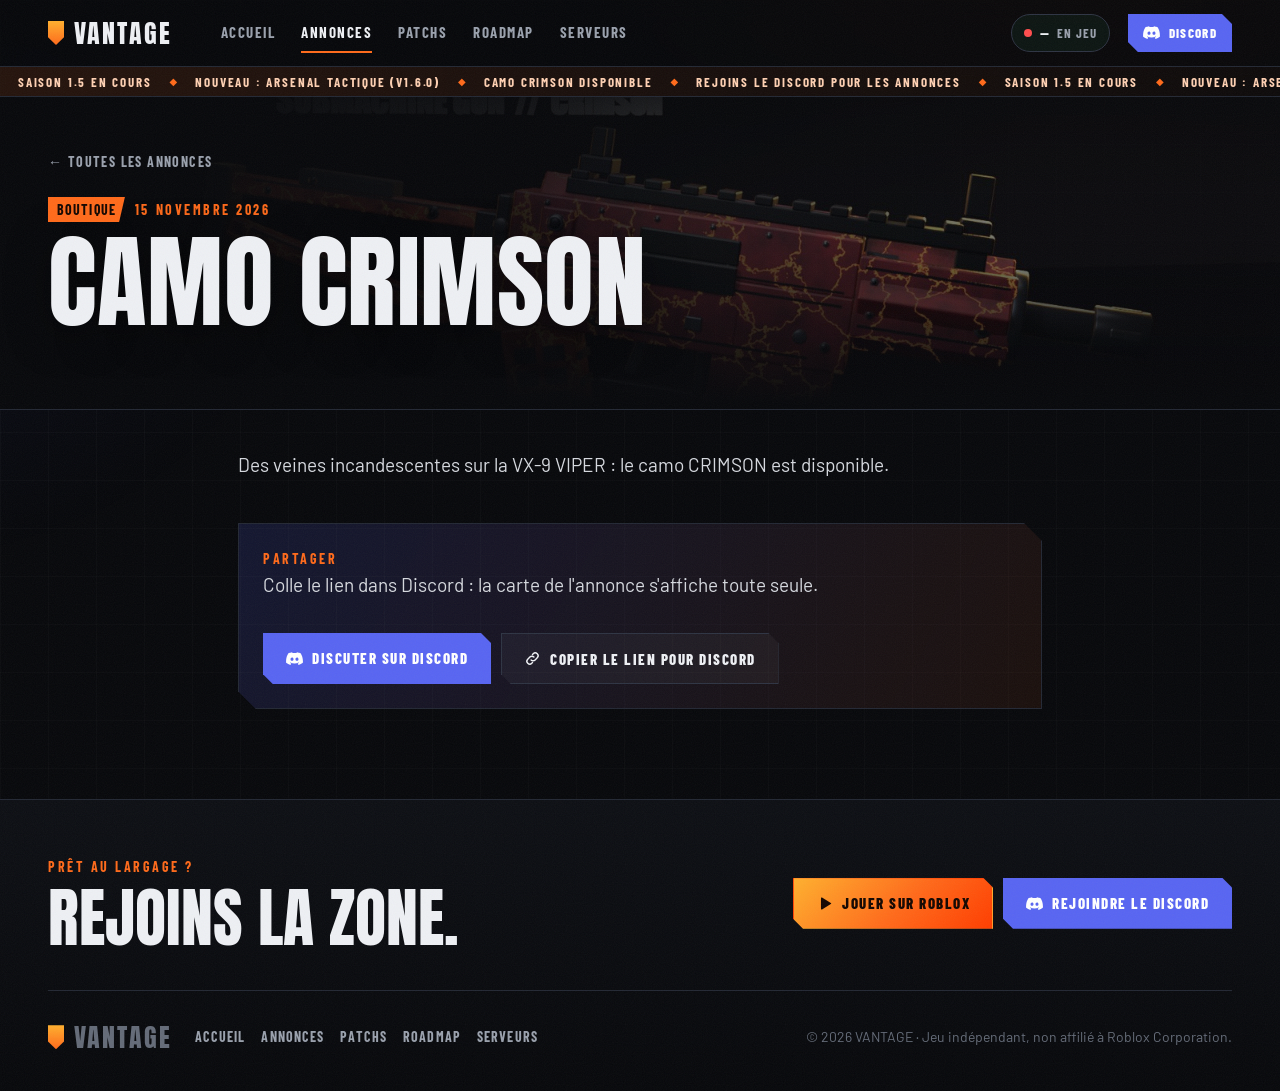
<file: annonces/crimson/index.html>
<!doctype html>
<html lang="fr">
<head>
<meta charset="utf-8">
<meta name="viewport" content="width=device-width, initial-scale=1">
<title>VANTAGE · Camo CRIMSON</title>
<meta name="description" content="Des veines incandescentes sur la VX-9 VIPER : le camo CRIMSON est disponible.">
<meta name="theme-color" content="#ff6a1a">
<meta property="og:site_name" content="VANTAGE">
<meta property="og:type" content="article">
<meta property="og:title" content="VANTAGE · Camo CRIMSON">
<meta property="og:description" content="Des veines incandescentes sur la VX-9 VIPER : le camo CRIMSON est disponible.">
<meta property="og:url" content="https://marwantabarki-spec.github.io/Vantage/annonces/crimson/">
<meta property="og:image" content="https://marwantabarki-spec.github.io/Vantage/assets/img/vx9-crimson.jpg">
<meta property="og:image:width" content="1600">
<meta property="og:image:height" content="900">
<meta name="twitter:card" content="summary_large_image">
<meta name="twitter:title" content="VANTAGE · Camo CRIMSON">
<meta name="twitter:description" content="Des veines incandescentes sur la VX-9 VIPER : le camo CRIMSON est disponible.">
<meta name="twitter:image" content="https://marwantabarki-spec.github.io/Vantage/assets/img/vx9-crimson.jpg">
<link rel="icon" href="../../assets/img/favicon.svg" type="image/svg+xml">
<link rel="preconnect" href="https://fonts.googleapis.com">
<link rel="preconnect" href="https://fonts.gstatic.com" crossorigin>
<link href="https://fonts.googleapis.com/css2?family=Anton&family=Barlow+Condensed:wght@500;600;700;800&family=Barlow:wght@400;500;600&family=JetBrains+Mono:wght@500&display=swap" rel="stylesheet">
<link rel="stylesheet" href="../../assets/style.css">
</head>
<body data-root="../../" data-universe="10750574018" data-place="110689622872143" data-mode="online">
<div class="grain" aria-hidden="true"></div>
<header class="top">
  <div class="wrap top-in">
    <a class="brand" href="../../"><span class="mark"></span><span class="bname">VANTAGE</span></a>
    <nav class="nav"><a href="../../" class="">Accueil</a><a href="../../annonces/" class="on">Annonces</a><a href="../../patch-notes/" class="">Patchs</a><a href="../../roadmap/" class="">Roadmap</a><a href="../../status/" class="">Serveurs</a></nav>
    <a class="livepill" href="../../status/" title="État des serveurs"><span class="ldot"></span><span data-stat="playing-short">—</span><em>en jeu</em></a>
    <a class="btn btn-discord sm hide-m" href="https://discord.gg/rN2DHhAdBp" target="_blank" rel="noopener"><svg class="ico" viewBox="0 0 24 24" aria-hidden="true"><path fill="currentColor" d="M20.3 4.4A19.6 19.6 0 0 0 15.4 3l-.6 1.3a18 18 0 0 0-5.6 0L8.6 3a19.6 19.6 0 0 0-4.9 1.4C.6 9-.2 13.5.2 18a19.8 19.8 0 0 0 6 3l1.3-2.1c-.7-.3-1.4-.6-2-1l.5-.4a14 14 0 0 0 12 0l.5.4c-.6.4-1.3.7-2 1l1.3 2.1a19.7 19.7 0 0 0 6-3c.5-5.2-.8-9.6-3.5-13.6ZM8.5 15.3c-1.2 0-2.1-1.1-2.1-2.4s.9-2.4 2.1-2.4 2.2 1.1 2.1 2.4c0 1.3-.9 2.4-2.1 2.4Zm7 0c-1.2 0-2.1-1.1-2.1-2.4s.9-2.4 2.1-2.4 2.2 1.1 2.1 2.4c0 1.3-.9 2.4-2.1 2.4Z"/></svg>Discord</a>
    <button class="burger" aria-label="Menu" aria-expanded="false"><span></span><span></span></button>
  </div>
  <div class="ticker" aria-hidden="true"><div class="tk"><span>Saison 1.5 en cours</span><i>◆</i><span>Nouveau : Arsenal tactique (v1.6.0)</span><i>◆</i><span>Camo CRIMSON disponible</span><i>◆</i><span>Rejoins le Discord pour les annonces</span><i>◆</i><span>Saison 1.5 en cours</span><i>◆</i><span>Nouveau : Arsenal tactique (v1.6.0)</span><i>◆</i><span>Camo CRIMSON disponible</span><i>◆</i><span>Rejoins le Discord pour les annonces</span><i>◆</i></div></div>
</header>

<main>

<section class="phero"><div class="bgimg" style="background-image:url('../../assets/img/vx9-crimson.jpg')"></div>
  <div class="wrap">
    <a class="crumb" href="../../annonces/">← Toutes les annonces</a>
    <div class="kicker"><span class="badge">Boutique</span>15 novembre 2026</div>
    <h1>Camo CRIMSON</h1>
  </div>
</section>
<div class="wrap narrow"><article class="post"><p>Des veines incandescentes sur la VX-9 VIPER : le camo CRIMSON est disponible.</p>
<div class="endshare"><div><div class="kicker">Partager</div><p>Colle le lien dans Discord : la carte de l'annonce s'affiche toute seule.</p></div><div class="share">
      <a class="btn btn-discord" href="https://discord.gg/rN2DHhAdBp" target="_blank" rel="noopener"><svg class="ico" viewBox="0 0 24 24" aria-hidden="true"><path fill="currentColor" d="M20.3 4.4A19.6 19.6 0 0 0 15.4 3l-.6 1.3a18 18 0 0 0-5.6 0L8.6 3a19.6 19.6 0 0 0-4.9 1.4C.6 9-.2 13.5.2 18a19.8 19.8 0 0 0 6 3l1.3-2.1c-.7-.3-1.4-.6-2-1l.5-.4a14 14 0 0 0 12 0l.5.4c-.6.4-1.3.7-2 1l1.3 2.1a19.7 19.7 0 0 0 6-3c.5-5.2-.8-9.6-3.5-13.6ZM8.5 15.3c-1.2 0-2.1-1.1-2.1-2.4s.9-2.4 2.1-2.4 2.2 1.1 2.1 2.4c0 1.3-.9 2.4-2.1 2.4Zm7 0c-1.2 0-2.1-1.1-2.1-2.4s.9-2.4 2.1-2.4 2.2 1.1 2.1 2.4c0 1.3-.9 2.4-2.1 2.4Z"/></svg>Discuter sur Discord</a>
      <button class="btn btn-ghost js-copy" data-url="https://marwantabarki-spec.github.io/Vantage/annonces/crimson/"><svg class="ico" viewBox="0 0 24 24" aria-hidden="true"><path fill="none" stroke="currentColor" stroke-width="2" stroke-linecap="round" d="M10 14a4 4 0 0 0 5.7 0l3-3a4 4 0 0 0-5.7-5.7l-1 1M14 10a4 4 0 0 0-5.7 0l-3 3a4 4 0 0 0 5.7 5.7l1-1"/></svg>Copier le lien pour Discord</button>
    </div></div></article></div>
</main>
<footer class="foot">
  <div class="wrap">
    <div class="foot-cta">
      <div><div class="kicker">Prêt au largage ?</div><h2>Rejoins la zone.</h2></div>
      <div class="share"><a class="btn btn-primary" href="https://www.roblox.com/games/110689622872143/VANTAGE" target="_blank" rel="noopener"><svg class="ico" viewBox="0 0 24 24" aria-hidden="true"><path fill="currentColor" d="M7 4.5v15a1 1 0 0 0 1.5.86l12.4-7.5a1 1 0 0 0 0-1.72L8.5 3.64A1 1 0 0 0 7 4.5Z"/></svg>Jouer sur Roblox</a>
      <a class="btn btn-discord" href="https://discord.gg/rN2DHhAdBp" target="_blank" rel="noopener"><svg class="ico" viewBox="0 0 24 24" aria-hidden="true"><path fill="currentColor" d="M20.3 4.4A19.6 19.6 0 0 0 15.4 3l-.6 1.3a18 18 0 0 0-5.6 0L8.6 3a19.6 19.6 0 0 0-4.9 1.4C.6 9-.2 13.5.2 18a19.8 19.8 0 0 0 6 3l1.3-2.1c-.7-.3-1.4-.6-2-1l.5-.4a14 14 0 0 0 12 0l.5.4c-.6.4-1.3.7-2 1l1.3 2.1a19.7 19.7 0 0 0 6-3c.5-5.2-.8-9.6-3.5-13.6ZM8.5 15.3c-1.2 0-2.1-1.1-2.1-2.4s.9-2.4 2.1-2.4 2.2 1.1 2.1 2.4c0 1.3-.9 2.4-2.1 2.4Zm7 0c-1.2 0-2.1-1.1-2.1-2.4s.9-2.4 2.1-2.4 2.2 1.1 2.1 2.4c0 1.3-.9 2.4-2.1 2.4Z"/></svg>Rejoindre le Discord</a></div>
    </div>
    <div class="foot-in">
      <a class="brand" href="../../"><span class="mark"></span><span class="bname">VANTAGE</span></a>
      <nav><a href="../../" class="">Accueil</a><a href="../../annonces/" class="on">Annonces</a><a href="../../patch-notes/" class="">Patchs</a><a href="../../roadmap/" class="">Roadmap</a><a href="../../status/" class="">Serveurs</a></nav>
      <span class="legal">© 2026 VANTAGE · Jeu indépendant, non affilié à Roblox Corporation.</span>
    </div>
  </div>
</footer>
<div class="toast" role="status" aria-live="polite"></div>
<script src="../../assets/site.js"></script>
</body>
</html>
</file>
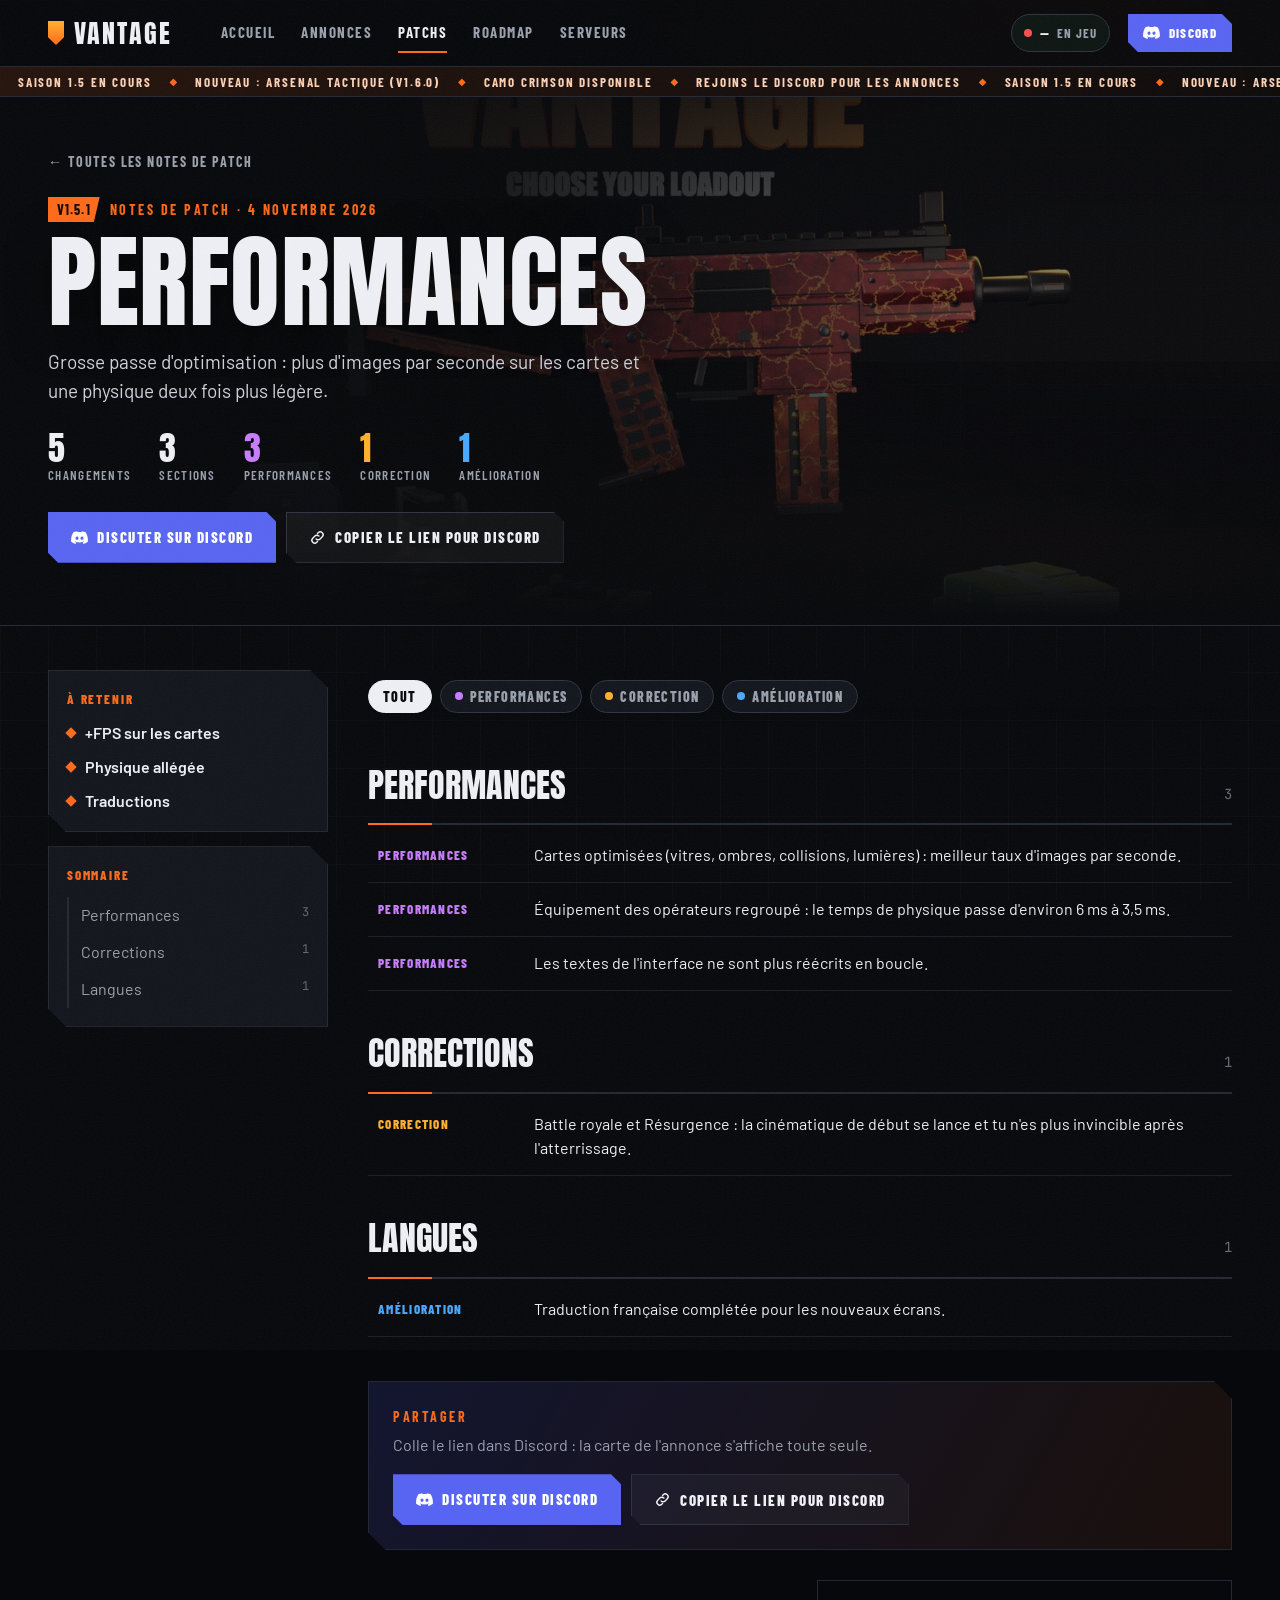
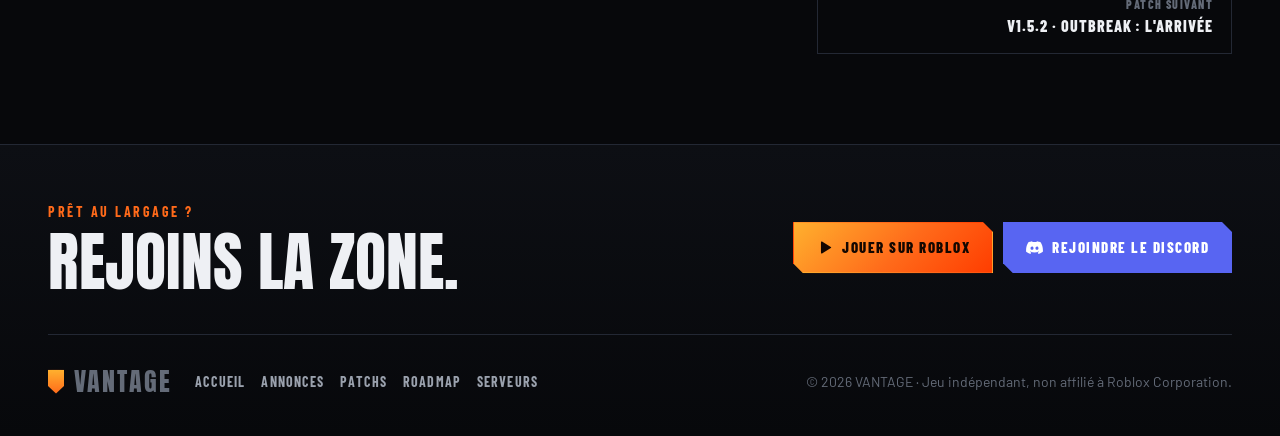
<file: patch-notes/1-5-1-performances/index.html>
<!doctype html>
<html lang="fr">
<head>
<meta charset="utf-8">
<meta name="viewport" content="width=device-width, initial-scale=1">
<title>VANTAGE · v1.5.1 — Performances</title>
<meta name="description" content="Grosse passe d&#x27;optimisation : plus d&#x27;images par seconde sur les cartes et une physique deux fois plus légère.">
<meta name="theme-color" content="#ff6a1a">
<meta property="og:site_name" content="VANTAGE">
<meta property="og:type" content="article">
<meta property="og:title" content="VANTAGE · v1.5.1 — Performances">
<meta property="og:description" content="Grosse passe d&#x27;optimisation : plus d&#x27;images par seconde sur les cartes et une physique deux fois plus légère.">
<meta property="og:url" content="https://marwantabarki-spec.github.io/Vantage/patch-notes/1-5-1-performances/">
<meta property="og:image" content="https://marwantabarki-spec.github.io/Vantage/assets/img/loadout.jpg">
<meta property="og:image:width" content="1600">
<meta property="og:image:height" content="900">
<meta name="twitter:card" content="summary_large_image">
<meta name="twitter:title" content="VANTAGE · v1.5.1 — Performances">
<meta name="twitter:description" content="Grosse passe d&#x27;optimisation : plus d&#x27;images par seconde sur les cartes et une physique deux fois plus légère.">
<meta name="twitter:image" content="https://marwantabarki-spec.github.io/Vantage/assets/img/loadout.jpg">
<link rel="icon" href="../../assets/img/favicon.svg" type="image/svg+xml">
<link rel="preconnect" href="https://fonts.googleapis.com">
<link rel="preconnect" href="https://fonts.gstatic.com" crossorigin>
<link href="https://fonts.googleapis.com/css2?family=Anton&family=Barlow+Condensed:wght@500;600;700;800&family=Barlow:wght@400;500;600&family=JetBrains+Mono:wght@500&display=swap" rel="stylesheet">
<link rel="stylesheet" href="../../assets/style.css">
</head>
<body data-root="../../" data-universe="10750574018" data-place="110689622872143" data-mode="online">
<div class="grain" aria-hidden="true"></div>
<header class="top">
  <div class="wrap top-in">
    <a class="brand" href="../../"><span class="mark"></span><span class="bname">VANTAGE</span></a>
    <nav class="nav"><a href="../../" class="">Accueil</a><a href="../../annonces/" class="">Annonces</a><a href="../../patch-notes/" class="on">Patchs</a><a href="../../roadmap/" class="">Roadmap</a><a href="../../status/" class="">Serveurs</a></nav>
    <a class="livepill" href="../../status/" title="État des serveurs"><span class="ldot"></span><span data-stat="playing-short">—</span><em>en jeu</em></a>
    <a class="btn btn-discord sm hide-m" href="https://discord.gg/rN2DHhAdBp" target="_blank" rel="noopener"><svg class="ico" viewBox="0 0 24 24" aria-hidden="true"><path fill="currentColor" d="M20.3 4.4A19.6 19.6 0 0 0 15.4 3l-.6 1.3a18 18 0 0 0-5.6 0L8.6 3a19.6 19.6 0 0 0-4.9 1.4C.6 9-.2 13.5.2 18a19.8 19.8 0 0 0 6 3l1.3-2.1c-.7-.3-1.4-.6-2-1l.5-.4a14 14 0 0 0 12 0l.5.4c-.6.4-1.3.7-2 1l1.3 2.1a19.7 19.7 0 0 0 6-3c.5-5.2-.8-9.6-3.5-13.6ZM8.5 15.3c-1.2 0-2.1-1.1-2.1-2.4s.9-2.4 2.1-2.4 2.2 1.1 2.1 2.4c0 1.3-.9 2.4-2.1 2.4Zm7 0c-1.2 0-2.1-1.1-2.1-2.4s.9-2.4 2.1-2.4 2.2 1.1 2.1 2.4c0 1.3-.9 2.4-2.1 2.4Z"/></svg>Discord</a>
    <button class="burger" aria-label="Menu" aria-expanded="false"><span></span><span></span></button>
  </div>
  <div class="ticker" aria-hidden="true"><div class="tk"><span>Saison 1.5 en cours</span><i>◆</i><span>Nouveau : Arsenal tactique (v1.6.0)</span><i>◆</i><span>Camo CRIMSON disponible</span><i>◆</i><span>Rejoins le Discord pour les annonces</span><i>◆</i><span>Saison 1.5 en cours</span><i>◆</i><span>Nouveau : Arsenal tactique (v1.6.0)</span><i>◆</i><span>Camo CRIMSON disponible</span><i>◆</i><span>Rejoins le Discord pour les annonces</span><i>◆</i></div></div>
</header>

<main>

<section class="phero"><div class="bgimg" style="background-image:url('../../assets/img/loadout.jpg')"></div>
  <div class="wrap">
    <a class="crumb" href="../../patch-notes/">← Toutes les notes de patch</a>
    <div class="kicker"><span class="badge">v1.5.1</span>Notes de patch · 4 novembre 2026</div>
    <h1>Performances</h1>
    <p class="lead">Grosse passe d&#x27;optimisation : plus d&#x27;images par seconde sur les cartes et une physique deux fois plus légère.</p>
    <div class="pfacts"><div><b>5</b><span>changements</span></div><div><b>3</b><span>sections</span></div><div><b class="t-perf">3</b><span>performances</span></div><div><b class="t-fix">1</b><span>correction</span></div><div><b class="t-up">1</b><span>amélioration</span></div></div>
    <div class="share">
      <a class="btn btn-discord" href="https://discord.gg/rN2DHhAdBp" target="_blank" rel="noopener"><svg class="ico" viewBox="0 0 24 24" aria-hidden="true"><path fill="currentColor" d="M20.3 4.4A19.6 19.6 0 0 0 15.4 3l-.6 1.3a18 18 0 0 0-5.6 0L8.6 3a19.6 19.6 0 0 0-4.9 1.4C.6 9-.2 13.5.2 18a19.8 19.8 0 0 0 6 3l1.3-2.1c-.7-.3-1.4-.6-2-1l.5-.4a14 14 0 0 0 12 0l.5.4c-.6.4-1.3.7-2 1l1.3 2.1a19.7 19.7 0 0 0 6-3c.5-5.2-.8-9.6-3.5-13.6ZM8.5 15.3c-1.2 0-2.1-1.1-2.1-2.4s.9-2.4 2.1-2.4 2.2 1.1 2.1 2.4c0 1.3-.9 2.4-2.1 2.4Zm7 0c-1.2 0-2.1-1.1-2.1-2.4s.9-2.4 2.1-2.4 2.2 1.1 2.1 2.4c0 1.3-.9 2.4-2.1 2.4Z"/></svg>Discuter sur Discord</a>
      <button class="btn btn-ghost js-copy" data-url="https://marwantabarki-spec.github.io/Vantage/patch-notes/1-5-1-performances/"><svg class="ico" viewBox="0 0 24 24" aria-hidden="true"><path fill="none" stroke="currentColor" stroke-width="2" stroke-linecap="round" d="M10 14a4 4 0 0 0 5.7 0l3-3a4 4 0 0 0-5.7-5.7l-1 1M14 10a4 4 0 0 0-5.7 0l-3 3a4 4 0 0 0 5.7 5.7l1-1"/></svg>Copier le lien pour Discord</button>
    </div>
  </div>
</section>
<div class="wrap pgrid">
  <aside class="side">
    <div class="box"><div class="bt">À retenir</div><ul class="hl"><li>+FPS sur les cartes</li><li>Physique allégée</li><li>Traductions</li></ul></div>
    <div class="box"><div class="bt">Sommaire</div><nav class="toc"><a href="#performances">Performances<em>3</em></a><a href="#corrections">Corrections<em>1</em></a><a href="#langues">Langues<em>1</em></a></nav></div>
  </aside>
  <article class="content">
    <div class="filters" role="toolbar" aria-label="Filtrer"><button class="f on" data-f="all">Tout</button><button class="f" data-f="perf"><i class="t-perf"></i>Performances</button><button class="f" data-f="fix"><i class="t-fix"></i>Correction</button><button class="f" data-f="update"><i class="t-up"></i>Amélioration</button></div>
    <section class="nsec" id="performances"><h2><span>Performances</span><em>3</em></h2><ul class="notes"><li data-tag="perf"><span class="tag t-perf">PERFORMANCES</span><span>Cartes optimisées (vitres, ombres, collisions, lumières) : meilleur taux d&#x27;images par seconde.</span></li><li data-tag="perf"><span class="tag t-perf">PERFORMANCES</span><span>Équipement des opérateurs regroupé : le temps de physique passe d&#x27;environ 6 ms à 3,5 ms.</span></li><li data-tag="perf"><span class="tag t-perf">PERFORMANCES</span><span>Les textes de l&#x27;interface ne sont plus réécrits en boucle.</span></li></ul></section><section class="nsec" id="corrections"><h2><span>Corrections</span><em>1</em></h2><ul class="notes"><li data-tag="fix"><span class="tag t-fix">CORRECTION</span><span>Battle royale et Résurgence : la cinématique de début se lance et tu n&#x27;es plus invincible après l&#x27;atterrissage.</span></li></ul></section><section class="nsec" id="langues"><h2><span>Langues</span><em>1</em></h2><ul class="notes"><li data-tag="update"><span class="tag t-up">AMÉLIORATION</span><span>Traduction française complétée pour les nouveaux écrans.</span></li></ul></section>
    <div class="endshare"><div><div class="kicker">Partager</div><p>Colle le lien dans Discord : la carte de l'annonce s'affiche toute seule.</p></div><div class="share">
      <a class="btn btn-discord" href="https://discord.gg/rN2DHhAdBp" target="_blank" rel="noopener"><svg class="ico" viewBox="0 0 24 24" aria-hidden="true"><path fill="currentColor" d="M20.3 4.4A19.6 19.6 0 0 0 15.4 3l-.6 1.3a18 18 0 0 0-5.6 0L8.6 3a19.6 19.6 0 0 0-4.9 1.4C.6 9-.2 13.5.2 18a19.8 19.8 0 0 0 6 3l1.3-2.1c-.7-.3-1.4-.6-2-1l.5-.4a14 14 0 0 0 12 0l.5.4c-.6.4-1.3.7-2 1l1.3 2.1a19.7 19.7 0 0 0 6-3c.5-5.2-.8-9.6-3.5-13.6ZM8.5 15.3c-1.2 0-2.1-1.1-2.1-2.4s.9-2.4 2.1-2.4 2.2 1.1 2.1 2.4c0 1.3-.9 2.4-2.1 2.4Zm7 0c-1.2 0-2.1-1.1-2.1-2.4s.9-2.4 2.1-2.4 2.2 1.1 2.1 2.4c0 1.3-.9 2.4-2.1 2.4Z"/></svg>Discuter sur Discord</a>
      <button class="btn btn-ghost js-copy" data-url="https://marwantabarki-spec.github.io/Vantage/patch-notes/1-5-1-performances/"><svg class="ico" viewBox="0 0 24 24" aria-hidden="true"><path fill="none" stroke="currentColor" stroke-width="2" stroke-linecap="round" d="M10 14a4 4 0 0 0 5.7 0l3-3a4 4 0 0 0-5.7-5.7l-1 1M14 10a4 4 0 0 0-5.7 0l-3 3a4 4 0 0 0 5.7 5.7l1-1"/></svg>Copier le lien pour Discord</button>
    </div></div>
    <div class="pager"><span></span><a class="r" href="../../patch-notes/1-5-2-outbreak/"><small>Patch suivant</small>v1.5.2 · Outbreak : l&#x27;arrivée</a></div>
  </article>
</div>
</main>
<footer class="foot">
  <div class="wrap">
    <div class="foot-cta">
      <div><div class="kicker">Prêt au largage ?</div><h2>Rejoins la zone.</h2></div>
      <div class="share"><a class="btn btn-primary" href="https://www.roblox.com/games/110689622872143/VANTAGE" target="_blank" rel="noopener"><svg class="ico" viewBox="0 0 24 24" aria-hidden="true"><path fill="currentColor" d="M7 4.5v15a1 1 0 0 0 1.5.86l12.4-7.5a1 1 0 0 0 0-1.72L8.5 3.64A1 1 0 0 0 7 4.5Z"/></svg>Jouer sur Roblox</a>
      <a class="btn btn-discord" href="https://discord.gg/rN2DHhAdBp" target="_blank" rel="noopener"><svg class="ico" viewBox="0 0 24 24" aria-hidden="true"><path fill="currentColor" d="M20.3 4.4A19.6 19.6 0 0 0 15.4 3l-.6 1.3a18 18 0 0 0-5.6 0L8.6 3a19.6 19.6 0 0 0-4.9 1.4C.6 9-.2 13.5.2 18a19.8 19.8 0 0 0 6 3l1.3-2.1c-.7-.3-1.4-.6-2-1l.5-.4a14 14 0 0 0 12 0l.5.4c-.6.4-1.3.7-2 1l1.3 2.1a19.7 19.7 0 0 0 6-3c.5-5.2-.8-9.6-3.5-13.6ZM8.5 15.3c-1.2 0-2.1-1.1-2.1-2.4s.9-2.4 2.1-2.4 2.2 1.1 2.1 2.4c0 1.3-.9 2.4-2.1 2.4Zm7 0c-1.2 0-2.1-1.1-2.1-2.4s.9-2.4 2.1-2.4 2.2 1.1 2.1 2.4c0 1.3-.9 2.4-2.1 2.4Z"/></svg>Rejoindre le Discord</a></div>
    </div>
    <div class="foot-in">
      <a class="brand" href="../../"><span class="mark"></span><span class="bname">VANTAGE</span></a>
      <nav><a href="../../" class="">Accueil</a><a href="../../annonces/" class="">Annonces</a><a href="../../patch-notes/" class="on">Patchs</a><a href="../../roadmap/" class="">Roadmap</a><a href="../../status/" class="">Serveurs</a></nav>
      <span class="legal">© 2026 VANTAGE · Jeu indépendant, non affilié à Roblox Corporation.</span>
    </div>
  </div>
</footer>
<div class="toast" role="status" aria-live="polite"></div>
<script src="../../assets/site.js"></script>
</body>
</html>
</file>
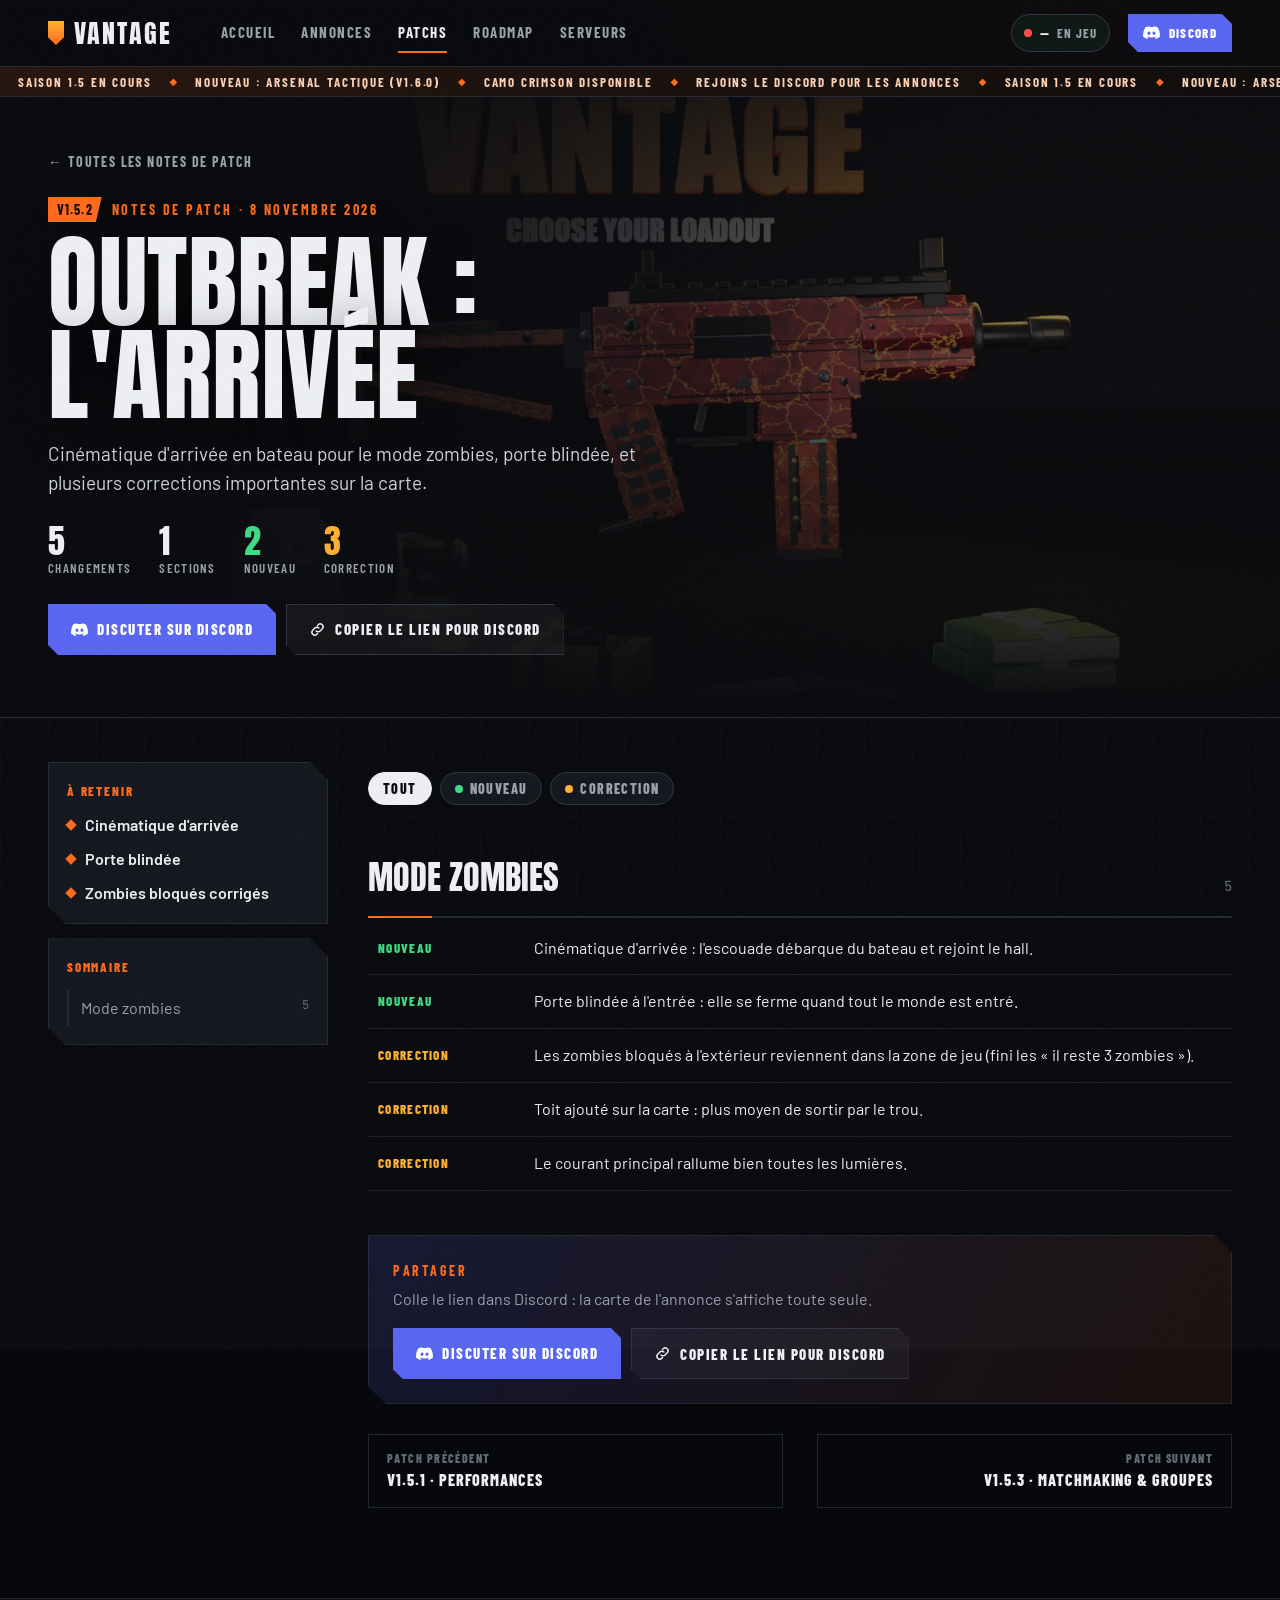
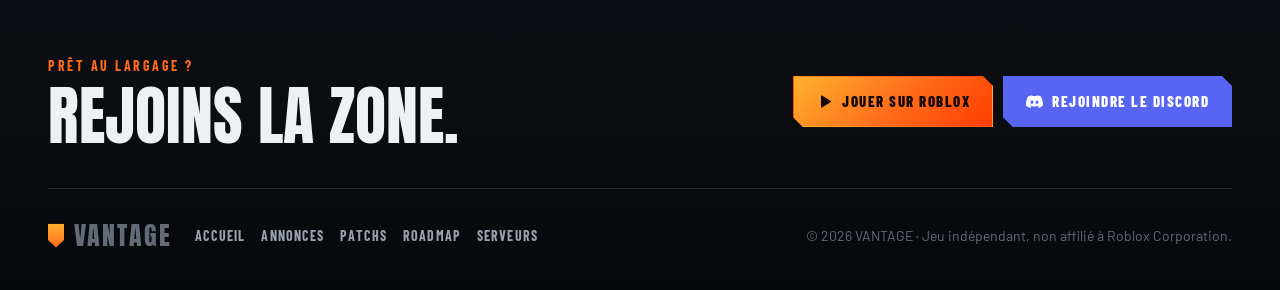
<file: patch-notes/1-5-2-outbreak/index.html>
<!doctype html>
<html lang="fr">
<head>
<meta charset="utf-8">
<meta name="viewport" content="width=device-width, initial-scale=1">
<title>VANTAGE · v1.5.2 — Outbreak : l&#x27;arrivée</title>
<meta name="description" content="Cinématique d&#x27;arrivée en bateau pour le mode zombies, porte blindée, et plusieurs corrections importantes sur la carte.">
<meta name="theme-color" content="#ff6a1a">
<meta property="og:site_name" content="VANTAGE">
<meta property="og:type" content="article">
<meta property="og:title" content="VANTAGE · v1.5.2 — Outbreak : l&#x27;arrivée">
<meta property="og:description" content="Cinématique d&#x27;arrivée en bateau pour le mode zombies, porte blindée, et plusieurs corrections importantes sur la carte.">
<meta property="og:url" content="https://marwantabarki-spec.github.io/Vantage/patch-notes/1-5-2-outbreak/">
<meta property="og:image" content="https://marwantabarki-spec.github.io/Vantage/assets/img/loadout.jpg">
<meta property="og:image:width" content="1600">
<meta property="og:image:height" content="900">
<meta name="twitter:card" content="summary_large_image">
<meta name="twitter:title" content="VANTAGE · v1.5.2 — Outbreak : l&#x27;arrivée">
<meta name="twitter:description" content="Cinématique d&#x27;arrivée en bateau pour le mode zombies, porte blindée, et plusieurs corrections importantes sur la carte.">
<meta name="twitter:image" content="https://marwantabarki-spec.github.io/Vantage/assets/img/loadout.jpg">
<link rel="icon" href="../../assets/img/favicon.svg" type="image/svg+xml">
<link rel="preconnect" href="https://fonts.googleapis.com">
<link rel="preconnect" href="https://fonts.gstatic.com" crossorigin>
<link href="https://fonts.googleapis.com/css2?family=Anton&family=Barlow+Condensed:wght@500;600;700;800&family=Barlow:wght@400;500;600&family=JetBrains+Mono:wght@500&display=swap" rel="stylesheet">
<link rel="stylesheet" href="../../assets/style.css">
</head>
<body data-root="../../" data-universe="10750574018" data-place="110689622872143" data-mode="online">
<div class="grain" aria-hidden="true"></div>
<header class="top">
  <div class="wrap top-in">
    <a class="brand" href="../../"><span class="mark"></span><span class="bname">VANTAGE</span></a>
    <nav class="nav"><a href="../../" class="">Accueil</a><a href="../../annonces/" class="">Annonces</a><a href="../../patch-notes/" class="on">Patchs</a><a href="../../roadmap/" class="">Roadmap</a><a href="../../status/" class="">Serveurs</a></nav>
    <a class="livepill" href="../../status/" title="État des serveurs"><span class="ldot"></span><span data-stat="playing-short">—</span><em>en jeu</em></a>
    <a class="btn btn-discord sm hide-m" href="https://discord.gg/rN2DHhAdBp" target="_blank" rel="noopener"><svg class="ico" viewBox="0 0 24 24" aria-hidden="true"><path fill="currentColor" d="M20.3 4.4A19.6 19.6 0 0 0 15.4 3l-.6 1.3a18 18 0 0 0-5.6 0L8.6 3a19.6 19.6 0 0 0-4.9 1.4C.6 9-.2 13.5.2 18a19.8 19.8 0 0 0 6 3l1.3-2.1c-.7-.3-1.4-.6-2-1l.5-.4a14 14 0 0 0 12 0l.5.4c-.6.4-1.3.7-2 1l1.3 2.1a19.7 19.7 0 0 0 6-3c.5-5.2-.8-9.6-3.5-13.6ZM8.5 15.3c-1.2 0-2.1-1.1-2.1-2.4s.9-2.4 2.1-2.4 2.2 1.1 2.1 2.4c0 1.3-.9 2.4-2.1 2.4Zm7 0c-1.2 0-2.1-1.1-2.1-2.4s.9-2.4 2.1-2.4 2.2 1.1 2.1 2.4c0 1.3-.9 2.4-2.1 2.4Z"/></svg>Discord</a>
    <button class="burger" aria-label="Menu" aria-expanded="false"><span></span><span></span></button>
  </div>
  <div class="ticker" aria-hidden="true"><div class="tk"><span>Saison 1.5 en cours</span><i>◆</i><span>Nouveau : Arsenal tactique (v1.6.0)</span><i>◆</i><span>Camo CRIMSON disponible</span><i>◆</i><span>Rejoins le Discord pour les annonces</span><i>◆</i><span>Saison 1.5 en cours</span><i>◆</i><span>Nouveau : Arsenal tactique (v1.6.0)</span><i>◆</i><span>Camo CRIMSON disponible</span><i>◆</i><span>Rejoins le Discord pour les annonces</span><i>◆</i></div></div>
</header>

<main>

<section class="phero"><div class="bgimg" style="background-image:url('../../assets/img/loadout.jpg')"></div>
  <div class="wrap">
    <a class="crumb" href="../../patch-notes/">← Toutes les notes de patch</a>
    <div class="kicker"><span class="badge">v1.5.2</span>Notes de patch · 8 novembre 2026</div>
    <h1>Outbreak : l&#x27;arrivée</h1>
    <p class="lead">Cinématique d&#x27;arrivée en bateau pour le mode zombies, porte blindée, et plusieurs corrections importantes sur la carte.</p>
    <div class="pfacts"><div><b>5</b><span>changements</span></div><div><b>1</b><span>sections</span></div><div><b class="t-new">2</b><span>nouveau</span></div><div><b class="t-fix">3</b><span>correction</span></div></div>
    <div class="share">
      <a class="btn btn-discord" href="https://discord.gg/rN2DHhAdBp" target="_blank" rel="noopener"><svg class="ico" viewBox="0 0 24 24" aria-hidden="true"><path fill="currentColor" d="M20.3 4.4A19.6 19.6 0 0 0 15.4 3l-.6 1.3a18 18 0 0 0-5.6 0L8.6 3a19.6 19.6 0 0 0-4.9 1.4C.6 9-.2 13.5.2 18a19.8 19.8 0 0 0 6 3l1.3-2.1c-.7-.3-1.4-.6-2-1l.5-.4a14 14 0 0 0 12 0l.5.4c-.6.4-1.3.7-2 1l1.3 2.1a19.7 19.7 0 0 0 6-3c.5-5.2-.8-9.6-3.5-13.6ZM8.5 15.3c-1.2 0-2.1-1.1-2.1-2.4s.9-2.4 2.1-2.4 2.2 1.1 2.1 2.4c0 1.3-.9 2.4-2.1 2.4Zm7 0c-1.2 0-2.1-1.1-2.1-2.4s.9-2.4 2.1-2.4 2.2 1.1 2.1 2.4c0 1.3-.9 2.4-2.1 2.4Z"/></svg>Discuter sur Discord</a>
      <button class="btn btn-ghost js-copy" data-url="https://marwantabarki-spec.github.io/Vantage/patch-notes/1-5-2-outbreak/"><svg class="ico" viewBox="0 0 24 24" aria-hidden="true"><path fill="none" stroke="currentColor" stroke-width="2" stroke-linecap="round" d="M10 14a4 4 0 0 0 5.7 0l3-3a4 4 0 0 0-5.7-5.7l-1 1M14 10a4 4 0 0 0-5.7 0l-3 3a4 4 0 0 0 5.7 5.7l1-1"/></svg>Copier le lien pour Discord</button>
    </div>
  </div>
</section>
<div class="wrap pgrid">
  <aside class="side">
    <div class="box"><div class="bt">À retenir</div><ul class="hl"><li>Cinématique d&#x27;arrivée</li><li>Porte blindée</li><li>Zombies bloqués corrigés</li></ul></div>
    <div class="box"><div class="bt">Sommaire</div><nav class="toc"><a href="#mode-zombies">Mode zombies<em>5</em></a></nav></div>
  </aside>
  <article class="content">
    <div class="filters" role="toolbar" aria-label="Filtrer"><button class="f on" data-f="all">Tout</button><button class="f" data-f="new"><i class="t-new"></i>Nouveau</button><button class="f" data-f="fix"><i class="t-fix"></i>Correction</button></div>
    <section class="nsec" id="mode-zombies"><h2><span>Mode zombies</span><em>5</em></h2><ul class="notes"><li data-tag="new"><span class="tag t-new">NOUVEAU</span><span>Cinématique d&#x27;arrivée : l&#x27;escouade débarque du bateau et rejoint le hall.</span></li><li data-tag="new"><span class="tag t-new">NOUVEAU</span><span>Porte blindée à l&#x27;entrée : elle se ferme quand tout le monde est entré.</span></li><li data-tag="fix"><span class="tag t-fix">CORRECTION</span><span>Les zombies bloqués à l&#x27;extérieur reviennent dans la zone de jeu (fini les « il reste 3 zombies »).</span></li><li data-tag="fix"><span class="tag t-fix">CORRECTION</span><span>Toit ajouté sur la carte : plus moyen de sortir par le trou.</span></li><li data-tag="fix"><span class="tag t-fix">CORRECTION</span><span>Le courant principal rallume bien toutes les lumières.</span></li></ul></section>
    <div class="endshare"><div><div class="kicker">Partager</div><p>Colle le lien dans Discord : la carte de l'annonce s'affiche toute seule.</p></div><div class="share">
      <a class="btn btn-discord" href="https://discord.gg/rN2DHhAdBp" target="_blank" rel="noopener"><svg class="ico" viewBox="0 0 24 24" aria-hidden="true"><path fill="currentColor" d="M20.3 4.4A19.6 19.6 0 0 0 15.4 3l-.6 1.3a18 18 0 0 0-5.6 0L8.6 3a19.6 19.6 0 0 0-4.9 1.4C.6 9-.2 13.5.2 18a19.8 19.8 0 0 0 6 3l1.3-2.1c-.7-.3-1.4-.6-2-1l.5-.4a14 14 0 0 0 12 0l.5.4c-.6.4-1.3.7-2 1l1.3 2.1a19.7 19.7 0 0 0 6-3c.5-5.2-.8-9.6-3.5-13.6ZM8.5 15.3c-1.2 0-2.1-1.1-2.1-2.4s.9-2.4 2.1-2.4 2.2 1.1 2.1 2.4c0 1.3-.9 2.4-2.1 2.4Zm7 0c-1.2 0-2.1-1.1-2.1-2.4s.9-2.4 2.1-2.4 2.2 1.1 2.1 2.4c0 1.3-.9 2.4-2.1 2.4Z"/></svg>Discuter sur Discord</a>
      <button class="btn btn-ghost js-copy" data-url="https://marwantabarki-spec.github.io/Vantage/patch-notes/1-5-2-outbreak/"><svg class="ico" viewBox="0 0 24 24" aria-hidden="true"><path fill="none" stroke="currentColor" stroke-width="2" stroke-linecap="round" d="M10 14a4 4 0 0 0 5.7 0l3-3a4 4 0 0 0-5.7-5.7l-1 1M14 10a4 4 0 0 0-5.7 0l-3 3a4 4 0 0 0 5.7 5.7l1-1"/></svg>Copier le lien pour Discord</button>
    </div></div>
    <div class="pager"><a href="../../patch-notes/1-5-1-performances/"><small>Patch précédent</small>v1.5.1 · Performances</a><a class="r" href="../../patch-notes/1-5-3-matchmaking-groupes/"><small>Patch suivant</small>v1.5.3 · Matchmaking &amp; groupes</a></div>
  </article>
</div>
</main>
<footer class="foot">
  <div class="wrap">
    <div class="foot-cta">
      <div><div class="kicker">Prêt au largage ?</div><h2>Rejoins la zone.</h2></div>
      <div class="share"><a class="btn btn-primary" href="https://www.roblox.com/games/110689622872143/VANTAGE" target="_blank" rel="noopener"><svg class="ico" viewBox="0 0 24 24" aria-hidden="true"><path fill="currentColor" d="M7 4.5v15a1 1 0 0 0 1.5.86l12.4-7.5a1 1 0 0 0 0-1.72L8.5 3.64A1 1 0 0 0 7 4.5Z"/></svg>Jouer sur Roblox</a>
      <a class="btn btn-discord" href="https://discord.gg/rN2DHhAdBp" target="_blank" rel="noopener"><svg class="ico" viewBox="0 0 24 24" aria-hidden="true"><path fill="currentColor" d="M20.3 4.4A19.6 19.6 0 0 0 15.4 3l-.6 1.3a18 18 0 0 0-5.6 0L8.6 3a19.6 19.6 0 0 0-4.9 1.4C.6 9-.2 13.5.2 18a19.8 19.8 0 0 0 6 3l1.3-2.1c-.7-.3-1.4-.6-2-1l.5-.4a14 14 0 0 0 12 0l.5.4c-.6.4-1.3.7-2 1l1.3 2.1a19.7 19.7 0 0 0 6-3c.5-5.2-.8-9.6-3.5-13.6ZM8.5 15.3c-1.2 0-2.1-1.1-2.1-2.4s.9-2.4 2.1-2.4 2.2 1.1 2.1 2.4c0 1.3-.9 2.4-2.1 2.4Zm7 0c-1.2 0-2.1-1.1-2.1-2.4s.9-2.4 2.1-2.4 2.2 1.1 2.1 2.4c0 1.3-.9 2.4-2.1 2.4Z"/></svg>Rejoindre le Discord</a></div>
    </div>
    <div class="foot-in">
      <a class="brand" href="../../"><span class="mark"></span><span class="bname">VANTAGE</span></a>
      <nav><a href="../../" class="">Accueil</a><a href="../../annonces/" class="">Annonces</a><a href="../../patch-notes/" class="on">Patchs</a><a href="../../roadmap/" class="">Roadmap</a><a href="../../status/" class="">Serveurs</a></nav>
      <span class="legal">© 2026 VANTAGE · Jeu indépendant, non affilié à Roblox Corporation.</span>
    </div>
  </div>
</footer>
<div class="toast" role="status" aria-live="polite"></div>
<script src="../../assets/site.js"></script>
</body>
</html>
</file>
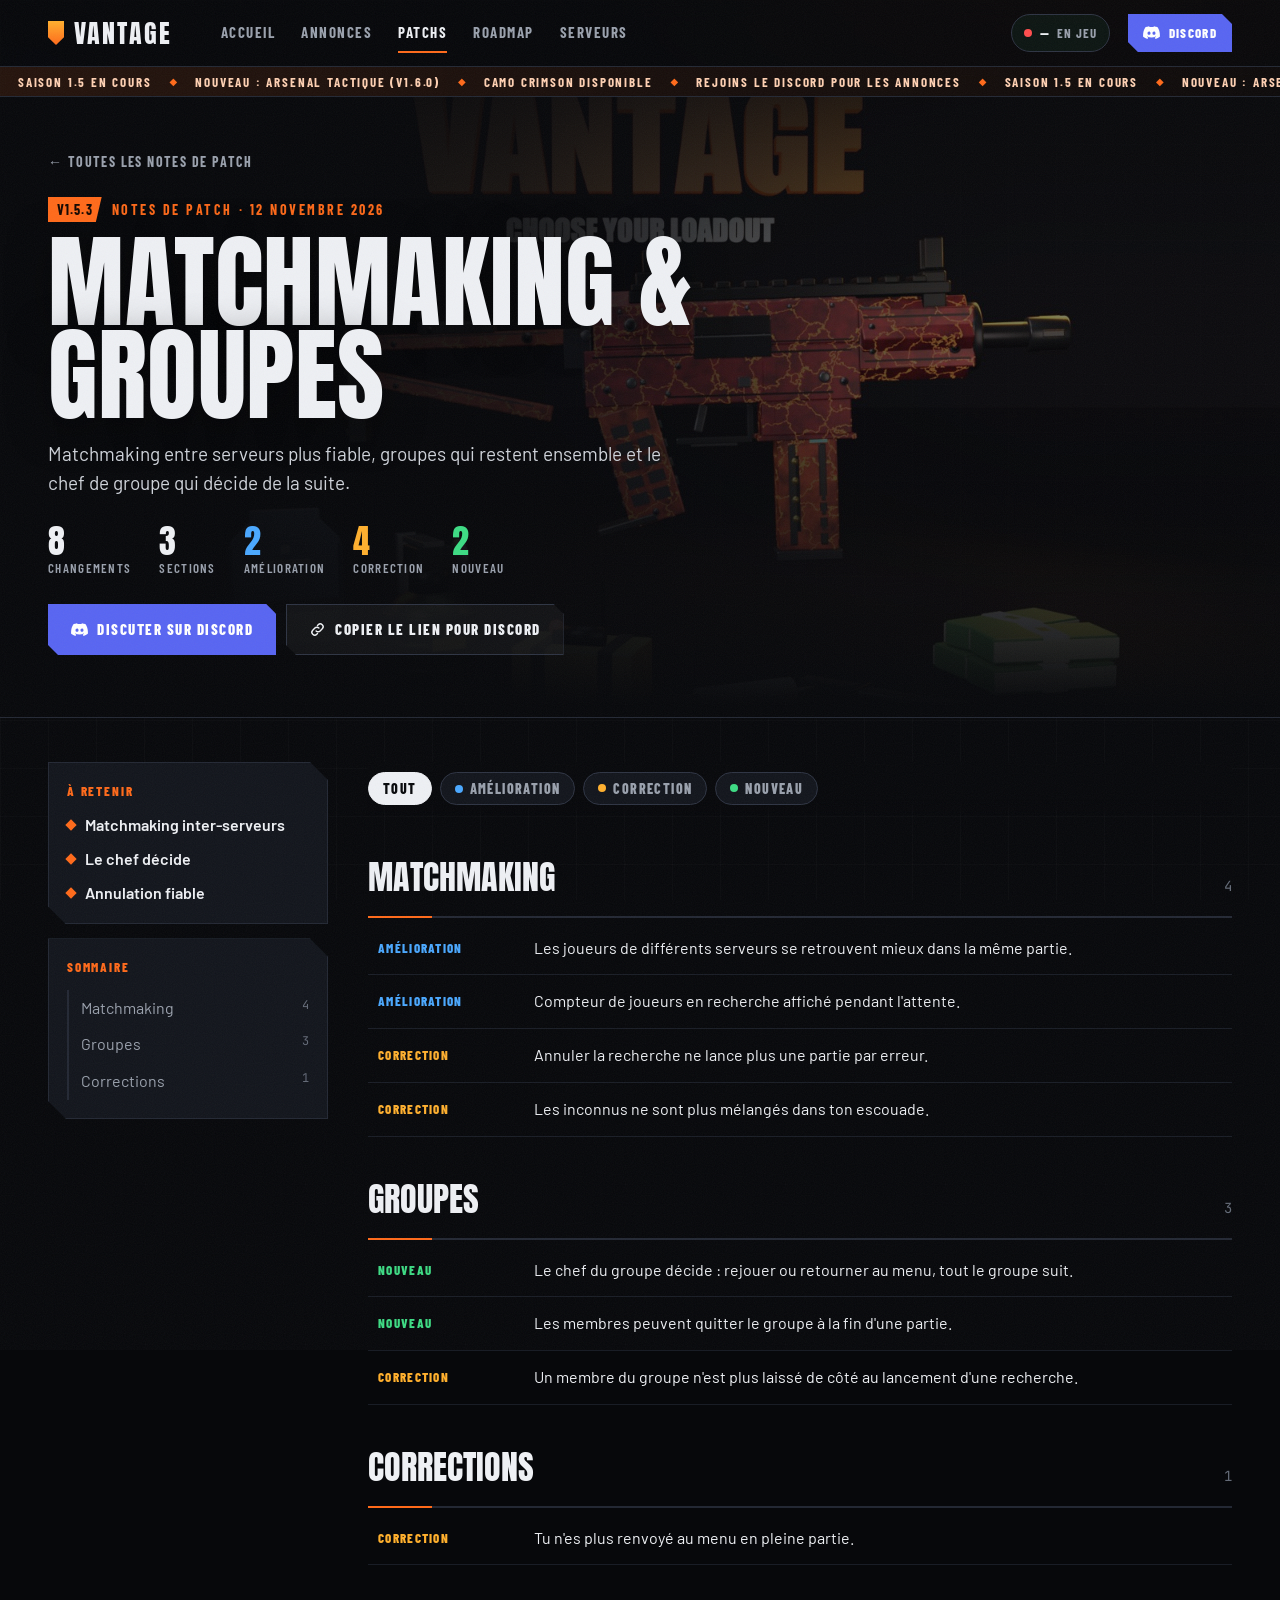
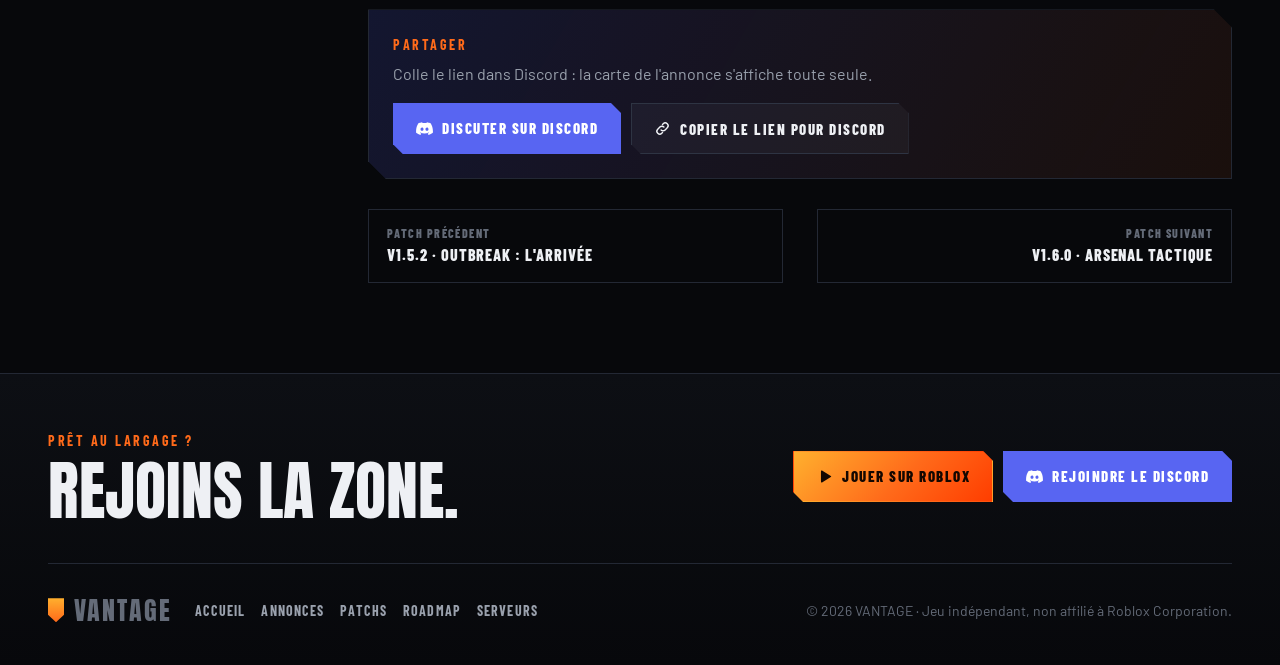
<file: patch-notes/1-5-3-matchmaking-groupes/index.html>
<!doctype html>
<html lang="fr">
<head>
<meta charset="utf-8">
<meta name="viewport" content="width=device-width, initial-scale=1">
<title>VANTAGE · v1.5.3 — Matchmaking &amp; groupes</title>
<meta name="description" content="Matchmaking entre serveurs plus fiable, groupes qui restent ensemble et le chef de groupe qui décide de la suite.">
<meta name="theme-color" content="#ff6a1a">
<meta property="og:site_name" content="VANTAGE">
<meta property="og:type" content="article">
<meta property="og:title" content="VANTAGE · v1.5.3 — Matchmaking &amp; groupes">
<meta property="og:description" content="Matchmaking entre serveurs plus fiable, groupes qui restent ensemble et le chef de groupe qui décide de la suite.">
<meta property="og:url" content="https://marwantabarki-spec.github.io/Vantage/patch-notes/1-5-3-matchmaking-groupes/">
<meta property="og:image" content="https://marwantabarki-spec.github.io/Vantage/assets/img/loadout.jpg">
<meta property="og:image:width" content="1600">
<meta property="og:image:height" content="900">
<meta name="twitter:card" content="summary_large_image">
<meta name="twitter:title" content="VANTAGE · v1.5.3 — Matchmaking &amp; groupes">
<meta name="twitter:description" content="Matchmaking entre serveurs plus fiable, groupes qui restent ensemble et le chef de groupe qui décide de la suite.">
<meta name="twitter:image" content="https://marwantabarki-spec.github.io/Vantage/assets/img/loadout.jpg">
<link rel="icon" href="../../assets/img/favicon.svg" type="image/svg+xml">
<link rel="preconnect" href="https://fonts.googleapis.com">
<link rel="preconnect" href="https://fonts.gstatic.com" crossorigin>
<link href="https://fonts.googleapis.com/css2?family=Anton&family=Barlow+Condensed:wght@500;600;700;800&family=Barlow:wght@400;500;600&family=JetBrains+Mono:wght@500&display=swap" rel="stylesheet">
<link rel="stylesheet" href="../../assets/style.css">
</head>
<body data-root="../../" data-universe="10750574018" data-place="110689622872143" data-mode="online">
<div class="grain" aria-hidden="true"></div>
<header class="top">
  <div class="wrap top-in">
    <a class="brand" href="../../"><span class="mark"></span><span class="bname">VANTAGE</span></a>
    <nav class="nav"><a href="../../" class="">Accueil</a><a href="../../annonces/" class="">Annonces</a><a href="../../patch-notes/" class="on">Patchs</a><a href="../../roadmap/" class="">Roadmap</a><a href="../../status/" class="">Serveurs</a></nav>
    <a class="livepill" href="../../status/" title="État des serveurs"><span class="ldot"></span><span data-stat="playing-short">—</span><em>en jeu</em></a>
    <a class="btn btn-discord sm hide-m" href="https://discord.gg/rN2DHhAdBp" target="_blank" rel="noopener"><svg class="ico" viewBox="0 0 24 24" aria-hidden="true"><path fill="currentColor" d="M20.3 4.4A19.6 19.6 0 0 0 15.4 3l-.6 1.3a18 18 0 0 0-5.6 0L8.6 3a19.6 19.6 0 0 0-4.9 1.4C.6 9-.2 13.5.2 18a19.8 19.8 0 0 0 6 3l1.3-2.1c-.7-.3-1.4-.6-2-1l.5-.4a14 14 0 0 0 12 0l.5.4c-.6.4-1.3.7-2 1l1.3 2.1a19.7 19.7 0 0 0 6-3c.5-5.2-.8-9.6-3.5-13.6ZM8.5 15.3c-1.2 0-2.1-1.1-2.1-2.4s.9-2.4 2.1-2.4 2.2 1.1 2.1 2.4c0 1.3-.9 2.4-2.1 2.4Zm7 0c-1.2 0-2.1-1.1-2.1-2.4s.9-2.4 2.1-2.4 2.2 1.1 2.1 2.4c0 1.3-.9 2.4-2.1 2.4Z"/></svg>Discord</a>
    <button class="burger" aria-label="Menu" aria-expanded="false"><span></span><span></span></button>
  </div>
  <div class="ticker" aria-hidden="true"><div class="tk"><span>Saison 1.5 en cours</span><i>◆</i><span>Nouveau : Arsenal tactique (v1.6.0)</span><i>◆</i><span>Camo CRIMSON disponible</span><i>◆</i><span>Rejoins le Discord pour les annonces</span><i>◆</i><span>Saison 1.5 en cours</span><i>◆</i><span>Nouveau : Arsenal tactique (v1.6.0)</span><i>◆</i><span>Camo CRIMSON disponible</span><i>◆</i><span>Rejoins le Discord pour les annonces</span><i>◆</i></div></div>
</header>

<main>

<section class="phero"><div class="bgimg" style="background-image:url('../../assets/img/loadout.jpg')"></div>
  <div class="wrap">
    <a class="crumb" href="../../patch-notes/">← Toutes les notes de patch</a>
    <div class="kicker"><span class="badge">v1.5.3</span>Notes de patch · 12 novembre 2026</div>
    <h1>Matchmaking &amp; groupes</h1>
    <p class="lead">Matchmaking entre serveurs plus fiable, groupes qui restent ensemble et le chef de groupe qui décide de la suite.</p>
    <div class="pfacts"><div><b>8</b><span>changements</span></div><div><b>3</b><span>sections</span></div><div><b class="t-up">2</b><span>amélioration</span></div><div><b class="t-fix">4</b><span>correction</span></div><div><b class="t-new">2</b><span>nouveau</span></div></div>
    <div class="share">
      <a class="btn btn-discord" href="https://discord.gg/rN2DHhAdBp" target="_blank" rel="noopener"><svg class="ico" viewBox="0 0 24 24" aria-hidden="true"><path fill="currentColor" d="M20.3 4.4A19.6 19.6 0 0 0 15.4 3l-.6 1.3a18 18 0 0 0-5.6 0L8.6 3a19.6 19.6 0 0 0-4.9 1.4C.6 9-.2 13.5.2 18a19.8 19.8 0 0 0 6 3l1.3-2.1c-.7-.3-1.4-.6-2-1l.5-.4a14 14 0 0 0 12 0l.5.4c-.6.4-1.3.7-2 1l1.3 2.1a19.7 19.7 0 0 0 6-3c.5-5.2-.8-9.6-3.5-13.6ZM8.5 15.3c-1.2 0-2.1-1.1-2.1-2.4s.9-2.4 2.1-2.4 2.2 1.1 2.1 2.4c0 1.3-.9 2.4-2.1 2.4Zm7 0c-1.2 0-2.1-1.1-2.1-2.4s.9-2.4 2.1-2.4 2.2 1.1 2.1 2.4c0 1.3-.9 2.4-2.1 2.4Z"/></svg>Discuter sur Discord</a>
      <button class="btn btn-ghost js-copy" data-url="https://marwantabarki-spec.github.io/Vantage/patch-notes/1-5-3-matchmaking-groupes/"><svg class="ico" viewBox="0 0 24 24" aria-hidden="true"><path fill="none" stroke="currentColor" stroke-width="2" stroke-linecap="round" d="M10 14a4 4 0 0 0 5.7 0l3-3a4 4 0 0 0-5.7-5.7l-1 1M14 10a4 4 0 0 0-5.7 0l-3 3a4 4 0 0 0 5.7 5.7l1-1"/></svg>Copier le lien pour Discord</button>
    </div>
  </div>
</section>
<div class="wrap pgrid">
  <aside class="side">
    <div class="box"><div class="bt">À retenir</div><ul class="hl"><li>Matchmaking inter-serveurs</li><li>Le chef décide</li><li>Annulation fiable</li></ul></div>
    <div class="box"><div class="bt">Sommaire</div><nav class="toc"><a href="#matchmaking">Matchmaking<em>4</em></a><a href="#groupes">Groupes<em>3</em></a><a href="#corrections">Corrections<em>1</em></a></nav></div>
  </aside>
  <article class="content">
    <div class="filters" role="toolbar" aria-label="Filtrer"><button class="f on" data-f="all">Tout</button><button class="f" data-f="update"><i class="t-up"></i>Amélioration</button><button class="f" data-f="fix"><i class="t-fix"></i>Correction</button><button class="f" data-f="new"><i class="t-new"></i>Nouveau</button></div>
    <section class="nsec" id="matchmaking"><h2><span>Matchmaking</span><em>4</em></h2><ul class="notes"><li data-tag="update"><span class="tag t-up">AMÉLIORATION</span><span>Les joueurs de différents serveurs se retrouvent mieux dans la même partie.</span></li><li data-tag="update"><span class="tag t-up">AMÉLIORATION</span><span>Compteur de joueurs en recherche affiché pendant l&#x27;attente.</span></li><li data-tag="fix"><span class="tag t-fix">CORRECTION</span><span>Annuler la recherche ne lance plus une partie par erreur.</span></li><li data-tag="fix"><span class="tag t-fix">CORRECTION</span><span>Les inconnus ne sont plus mélangés dans ton escouade.</span></li></ul></section><section class="nsec" id="groupes"><h2><span>Groupes</span><em>3</em></h2><ul class="notes"><li data-tag="new"><span class="tag t-new">NOUVEAU</span><span>Le chef du groupe décide : rejouer ou retourner au menu, tout le groupe suit.</span></li><li data-tag="new"><span class="tag t-new">NOUVEAU</span><span>Les membres peuvent quitter le groupe à la fin d&#x27;une partie.</span></li><li data-tag="fix"><span class="tag t-fix">CORRECTION</span><span>Un membre du groupe n&#x27;est plus laissé de côté au lancement d&#x27;une recherche.</span></li></ul></section><section class="nsec" id="corrections"><h2><span>Corrections</span><em>1</em></h2><ul class="notes"><li data-tag="fix"><span class="tag t-fix">CORRECTION</span><span>Tu n&#x27;es plus renvoyé au menu en pleine partie.</span></li></ul></section>
    <div class="endshare"><div><div class="kicker">Partager</div><p>Colle le lien dans Discord : la carte de l'annonce s'affiche toute seule.</p></div><div class="share">
      <a class="btn btn-discord" href="https://discord.gg/rN2DHhAdBp" target="_blank" rel="noopener"><svg class="ico" viewBox="0 0 24 24" aria-hidden="true"><path fill="currentColor" d="M20.3 4.4A19.6 19.6 0 0 0 15.4 3l-.6 1.3a18 18 0 0 0-5.6 0L8.6 3a19.6 19.6 0 0 0-4.9 1.4C.6 9-.2 13.5.2 18a19.8 19.8 0 0 0 6 3l1.3-2.1c-.7-.3-1.4-.6-2-1l.5-.4a14 14 0 0 0 12 0l.5.4c-.6.4-1.3.7-2 1l1.3 2.1a19.7 19.7 0 0 0 6-3c.5-5.2-.8-9.6-3.5-13.6ZM8.5 15.3c-1.2 0-2.1-1.1-2.1-2.4s.9-2.4 2.1-2.4 2.2 1.1 2.1 2.4c0 1.3-.9 2.4-2.1 2.4Zm7 0c-1.2 0-2.1-1.1-2.1-2.4s.9-2.4 2.1-2.4 2.2 1.1 2.1 2.4c0 1.3-.9 2.4-2.1 2.4Z"/></svg>Discuter sur Discord</a>
      <button class="btn btn-ghost js-copy" data-url="https://marwantabarki-spec.github.io/Vantage/patch-notes/1-5-3-matchmaking-groupes/"><svg class="ico" viewBox="0 0 24 24" aria-hidden="true"><path fill="none" stroke="currentColor" stroke-width="2" stroke-linecap="round" d="M10 14a4 4 0 0 0 5.7 0l3-3a4 4 0 0 0-5.7-5.7l-1 1M14 10a4 4 0 0 0-5.7 0l-3 3a4 4 0 0 0 5.7 5.7l1-1"/></svg>Copier le lien pour Discord</button>
    </div></div>
    <div class="pager"><a href="../../patch-notes/1-5-2-outbreak/"><small>Patch précédent</small>v1.5.2 · Outbreak : l&#x27;arrivée</a><a class="r" href="../../patch-notes/1-6-0-arsenal-tactique/"><small>Patch suivant</small>v1.6.0 · Arsenal tactique</a></div>
  </article>
</div>
</main>
<footer class="foot">
  <div class="wrap">
    <div class="foot-cta">
      <div><div class="kicker">Prêt au largage ?</div><h2>Rejoins la zone.</h2></div>
      <div class="share"><a class="btn btn-primary" href="https://www.roblox.com/games/110689622872143/VANTAGE" target="_blank" rel="noopener"><svg class="ico" viewBox="0 0 24 24" aria-hidden="true"><path fill="currentColor" d="M7 4.5v15a1 1 0 0 0 1.5.86l12.4-7.5a1 1 0 0 0 0-1.72L8.5 3.64A1 1 0 0 0 7 4.5Z"/></svg>Jouer sur Roblox</a>
      <a class="btn btn-discord" href="https://discord.gg/rN2DHhAdBp" target="_blank" rel="noopener"><svg class="ico" viewBox="0 0 24 24" aria-hidden="true"><path fill="currentColor" d="M20.3 4.4A19.6 19.6 0 0 0 15.4 3l-.6 1.3a18 18 0 0 0-5.6 0L8.6 3a19.6 19.6 0 0 0-4.9 1.4C.6 9-.2 13.5.2 18a19.8 19.8 0 0 0 6 3l1.3-2.1c-.7-.3-1.4-.6-2-1l.5-.4a14 14 0 0 0 12 0l.5.4c-.6.4-1.3.7-2 1l1.3 2.1a19.7 19.7 0 0 0 6-3c.5-5.2-.8-9.6-3.5-13.6ZM8.5 15.3c-1.2 0-2.1-1.1-2.1-2.4s.9-2.4 2.1-2.4 2.2 1.1 2.1 2.4c0 1.3-.9 2.4-2.1 2.4Zm7 0c-1.2 0-2.1-1.1-2.1-2.4s.9-2.4 2.1-2.4 2.2 1.1 2.1 2.4c0 1.3-.9 2.4-2.1 2.4Z"/></svg>Rejoindre le Discord</a></div>
    </div>
    <div class="foot-in">
      <a class="brand" href="../../"><span class="mark"></span><span class="bname">VANTAGE</span></a>
      <nav><a href="../../" class="">Accueil</a><a href="../../annonces/" class="">Annonces</a><a href="../../patch-notes/" class="on">Patchs</a><a href="../../roadmap/" class="">Roadmap</a><a href="../../status/" class="">Serveurs</a></nav>
      <span class="legal">© 2026 VANTAGE · Jeu indépendant, non affilié à Roblox Corporation.</span>
    </div>
  </div>
</footer>
<div class="toast" role="status" aria-live="polite"></div>
<script src="../../assets/site.js"></script>
</body>
</html>
</file>
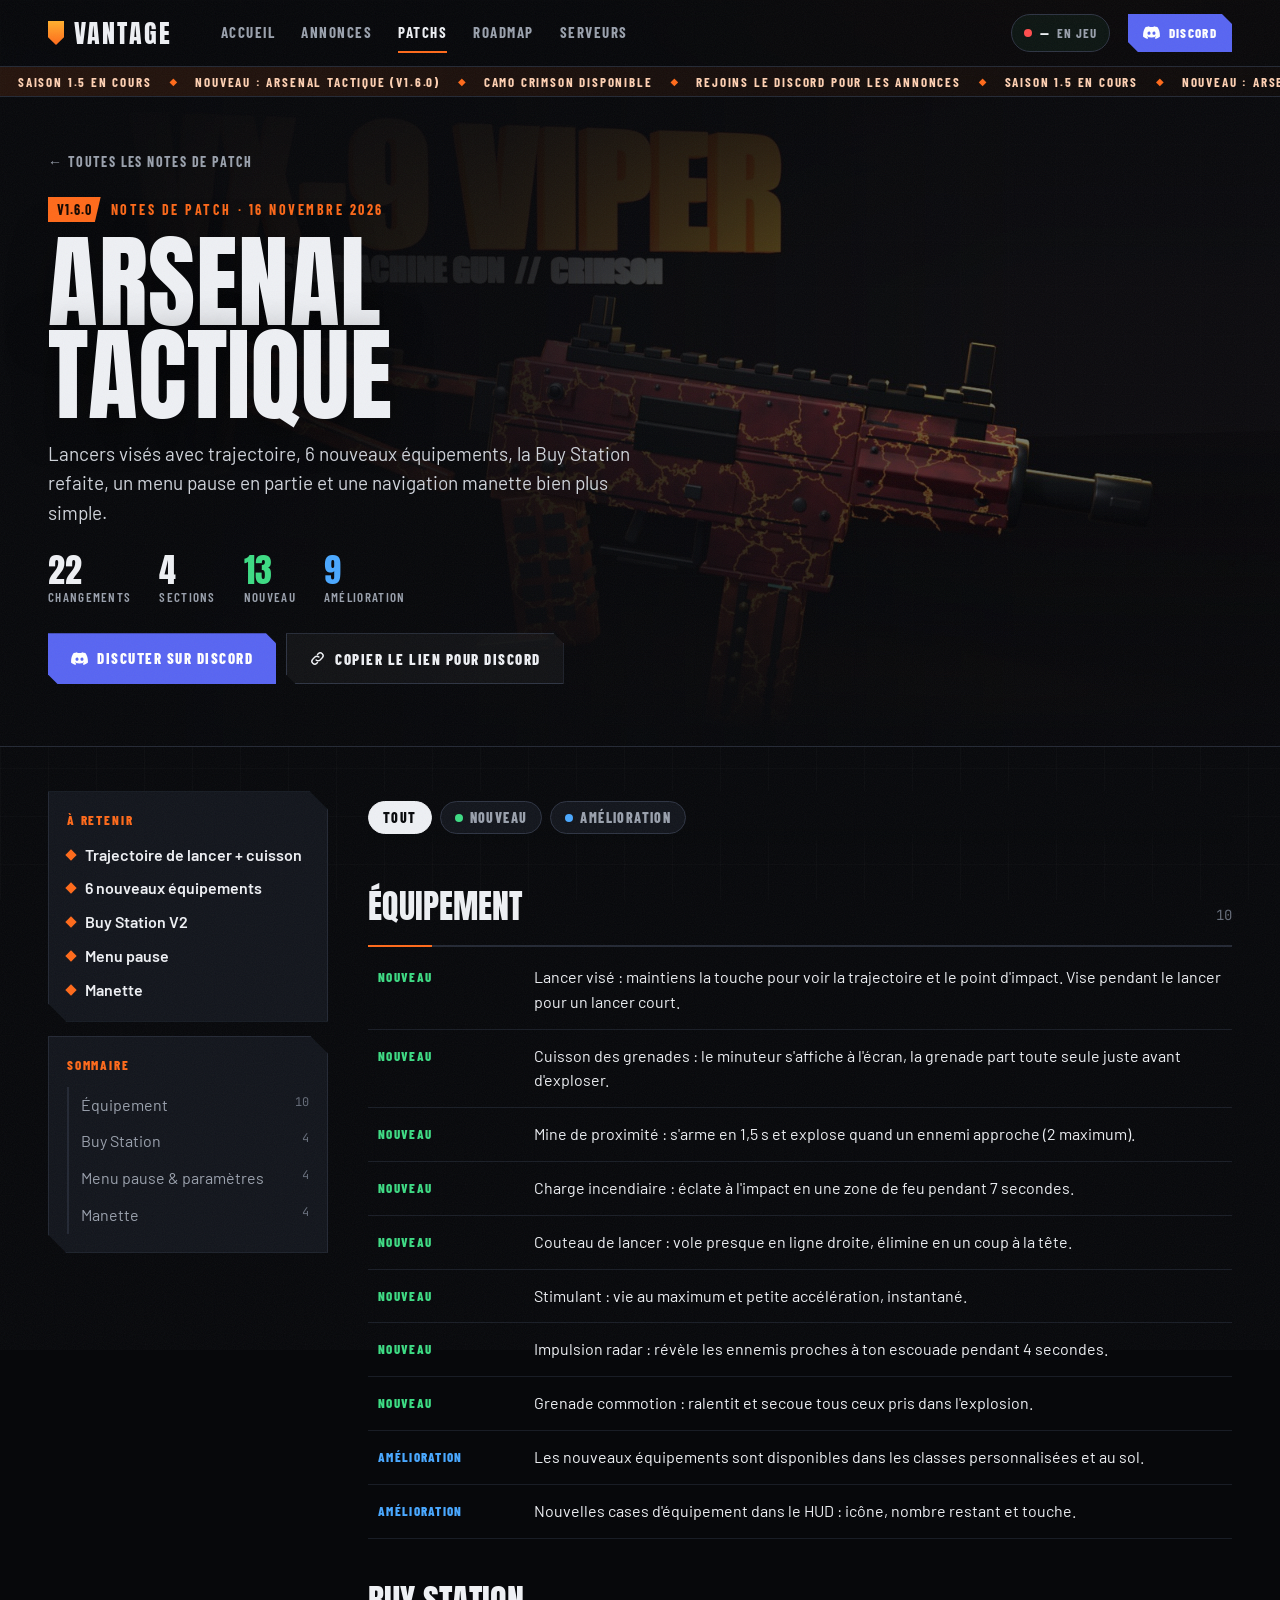
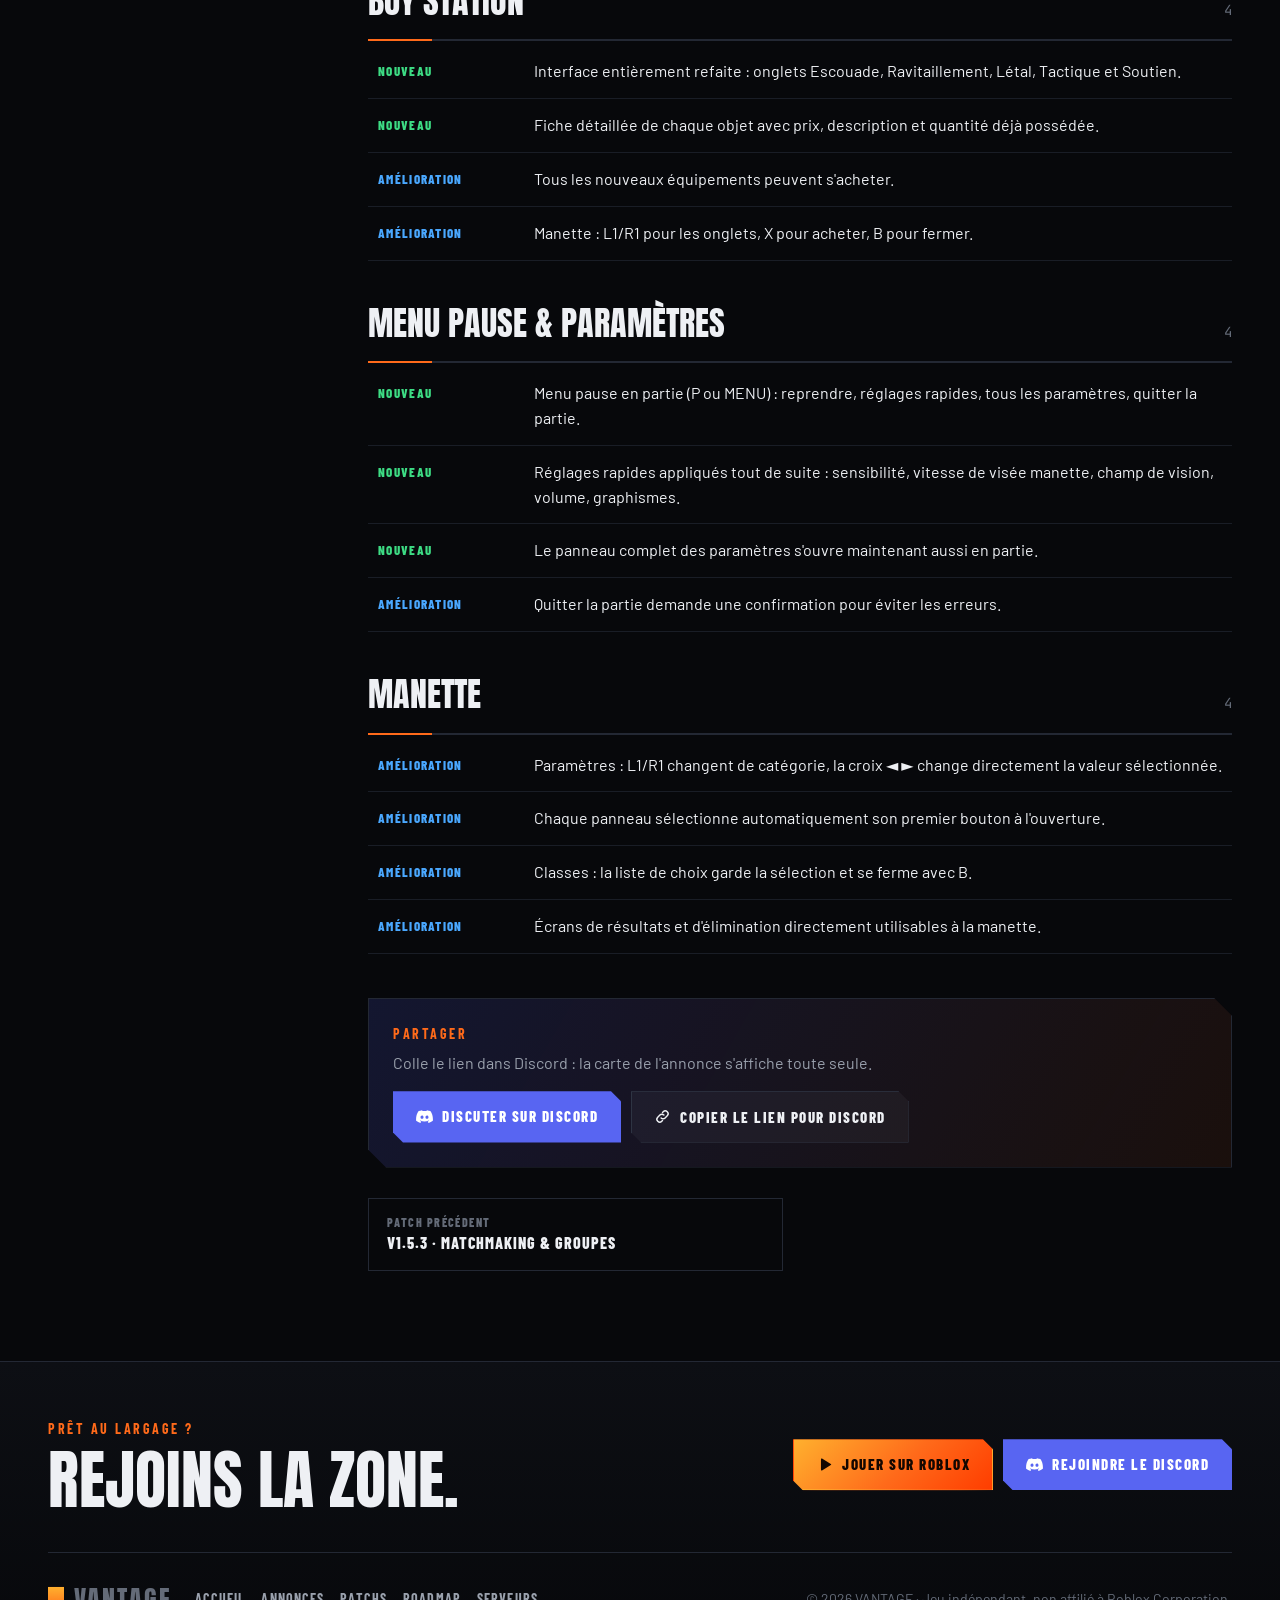
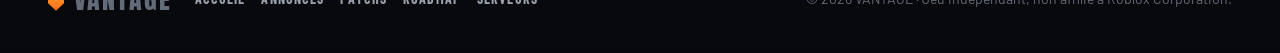
<file: patch-notes/1-6-0-arsenal-tactique/index.html>
<!doctype html>
<html lang="fr">
<head>
<meta charset="utf-8">
<meta name="viewport" content="width=device-width, initial-scale=1">
<title>VANTAGE · v1.6.0 — Arsenal tactique</title>
<meta name="description" content="Lancers visés avec trajectoire, 6 nouveaux équipements, la Buy Station refaite, un menu pause en partie et une navigation manette bien plus simple.">
<meta name="theme-color" content="#ff6a1a">
<meta property="og:site_name" content="VANTAGE">
<meta property="og:type" content="article">
<meta property="og:title" content="VANTAGE · v1.6.0 — Arsenal tactique">
<meta property="og:description" content="Lancers visés avec trajectoire, 6 nouveaux équipements, la Buy Station refaite, un menu pause en partie et une navigation manette bien plus simple.">
<meta property="og:url" content="https://marwantabarki-spec.github.io/Vantage/patch-notes/1-6-0-arsenal-tactique/">
<meta property="og:image" content="https://marwantabarki-spec.github.io/Vantage/assets/img/vx9-crimson.jpg">
<meta property="og:image:width" content="1600">
<meta property="og:image:height" content="900">
<meta name="twitter:card" content="summary_large_image">
<meta name="twitter:title" content="VANTAGE · v1.6.0 — Arsenal tactique">
<meta name="twitter:description" content="Lancers visés avec trajectoire, 6 nouveaux équipements, la Buy Station refaite, un menu pause en partie et une navigation manette bien plus simple.">
<meta name="twitter:image" content="https://marwantabarki-spec.github.io/Vantage/assets/img/vx9-crimson.jpg">
<link rel="icon" href="../../assets/img/favicon.svg" type="image/svg+xml">
<link rel="preconnect" href="https://fonts.googleapis.com">
<link rel="preconnect" href="https://fonts.gstatic.com" crossorigin>
<link href="https://fonts.googleapis.com/css2?family=Anton&family=Barlow+Condensed:wght@500;600;700;800&family=Barlow:wght@400;500;600&family=JetBrains+Mono:wght@500&display=swap" rel="stylesheet">
<link rel="stylesheet" href="../../assets/style.css">
</head>
<body data-root="../../" data-universe="10750574018" data-place="110689622872143" data-mode="online">
<div class="grain" aria-hidden="true"></div>
<header class="top">
  <div class="wrap top-in">
    <a class="brand" href="../../"><span class="mark"></span><span class="bname">VANTAGE</span></a>
    <nav class="nav"><a href="../../" class="">Accueil</a><a href="../../annonces/" class="">Annonces</a><a href="../../patch-notes/" class="on">Patchs</a><a href="../../roadmap/" class="">Roadmap</a><a href="../../status/" class="">Serveurs</a></nav>
    <a class="livepill" href="../../status/" title="État des serveurs"><span class="ldot"></span><span data-stat="playing-short">—</span><em>en jeu</em></a>
    <a class="btn btn-discord sm hide-m" href="https://discord.gg/rN2DHhAdBp" target="_blank" rel="noopener"><svg class="ico" viewBox="0 0 24 24" aria-hidden="true"><path fill="currentColor" d="M20.3 4.4A19.6 19.6 0 0 0 15.4 3l-.6 1.3a18 18 0 0 0-5.6 0L8.6 3a19.6 19.6 0 0 0-4.9 1.4C.6 9-.2 13.5.2 18a19.8 19.8 0 0 0 6 3l1.3-2.1c-.7-.3-1.4-.6-2-1l.5-.4a14 14 0 0 0 12 0l.5.4c-.6.4-1.3.7-2 1l1.3 2.1a19.7 19.7 0 0 0 6-3c.5-5.2-.8-9.6-3.5-13.6ZM8.5 15.3c-1.2 0-2.1-1.1-2.1-2.4s.9-2.4 2.1-2.4 2.2 1.1 2.1 2.4c0 1.3-.9 2.4-2.1 2.4Zm7 0c-1.2 0-2.1-1.1-2.1-2.4s.9-2.4 2.1-2.4 2.2 1.1 2.1 2.4c0 1.3-.9 2.4-2.1 2.4Z"/></svg>Discord</a>
    <button class="burger" aria-label="Menu" aria-expanded="false"><span></span><span></span></button>
  </div>
  <div class="ticker" aria-hidden="true"><div class="tk"><span>Saison 1.5 en cours</span><i>◆</i><span>Nouveau : Arsenal tactique (v1.6.0)</span><i>◆</i><span>Camo CRIMSON disponible</span><i>◆</i><span>Rejoins le Discord pour les annonces</span><i>◆</i><span>Saison 1.5 en cours</span><i>◆</i><span>Nouveau : Arsenal tactique (v1.6.0)</span><i>◆</i><span>Camo CRIMSON disponible</span><i>◆</i><span>Rejoins le Discord pour les annonces</span><i>◆</i></div></div>
</header>

<main>

<section class="phero"><div class="bgimg" style="background-image:url('../../assets/img/vx9-crimson.jpg')"></div>
  <div class="wrap">
    <a class="crumb" href="../../patch-notes/">← Toutes les notes de patch</a>
    <div class="kicker"><span class="badge">v1.6.0</span>Notes de patch · 16 novembre 2026</div>
    <h1>Arsenal tactique</h1>
    <p class="lead">Lancers visés avec trajectoire, 6 nouveaux équipements, la Buy Station refaite, un menu pause en partie et une navigation manette bien plus simple.</p>
    <div class="pfacts"><div><b>22</b><span>changements</span></div><div><b>4</b><span>sections</span></div><div><b class="t-new">13</b><span>nouveau</span></div><div><b class="t-up">9</b><span>amélioration</span></div></div>
    <div class="share">
      <a class="btn btn-discord" href="https://discord.gg/rN2DHhAdBp" target="_blank" rel="noopener"><svg class="ico" viewBox="0 0 24 24" aria-hidden="true"><path fill="currentColor" d="M20.3 4.4A19.6 19.6 0 0 0 15.4 3l-.6 1.3a18 18 0 0 0-5.6 0L8.6 3a19.6 19.6 0 0 0-4.9 1.4C.6 9-.2 13.5.2 18a19.8 19.8 0 0 0 6 3l1.3-2.1c-.7-.3-1.4-.6-2-1l.5-.4a14 14 0 0 0 12 0l.5.4c-.6.4-1.3.7-2 1l1.3 2.1a19.7 19.7 0 0 0 6-3c.5-5.2-.8-9.6-3.5-13.6ZM8.5 15.3c-1.2 0-2.1-1.1-2.1-2.4s.9-2.4 2.1-2.4 2.2 1.1 2.1 2.4c0 1.3-.9 2.4-2.1 2.4Zm7 0c-1.2 0-2.1-1.1-2.1-2.4s.9-2.4 2.1-2.4 2.2 1.1 2.1 2.4c0 1.3-.9 2.4-2.1 2.4Z"/></svg>Discuter sur Discord</a>
      <button class="btn btn-ghost js-copy" data-url="https://marwantabarki-spec.github.io/Vantage/patch-notes/1-6-0-arsenal-tactique/"><svg class="ico" viewBox="0 0 24 24" aria-hidden="true"><path fill="none" stroke="currentColor" stroke-width="2" stroke-linecap="round" d="M10 14a4 4 0 0 0 5.7 0l3-3a4 4 0 0 0-5.7-5.7l-1 1M14 10a4 4 0 0 0-5.7 0l-3 3a4 4 0 0 0 5.7 5.7l1-1"/></svg>Copier le lien pour Discord</button>
    </div>
  </div>
</section>
<div class="wrap pgrid">
  <aside class="side">
    <div class="box"><div class="bt">À retenir</div><ul class="hl"><li>Trajectoire de lancer + cuisson</li><li>6 nouveaux équipements</li><li>Buy Station V2</li><li>Menu pause</li><li>Manette</li></ul></div>
    <div class="box"><div class="bt">Sommaire</div><nav class="toc"><a href="#équipement">Équipement<em>10</em></a><a href="#buy-station">Buy Station<em>4</em></a><a href="#menu-pause-et-paramètres">Menu pause &amp; paramètres<em>4</em></a><a href="#manette">Manette<em>4</em></a></nav></div>
  </aside>
  <article class="content">
    <div class="filters" role="toolbar" aria-label="Filtrer"><button class="f on" data-f="all">Tout</button><button class="f" data-f="new"><i class="t-new"></i>Nouveau</button><button class="f" data-f="update"><i class="t-up"></i>Amélioration</button></div>
    <section class="nsec" id="équipement"><h2><span>Équipement</span><em>10</em></h2><ul class="notes"><li data-tag="new"><span class="tag t-new">NOUVEAU</span><span>Lancer visé : maintiens la touche pour voir la trajectoire et le point d&#x27;impact. Vise pendant le lancer pour un lancer court.</span></li><li data-tag="new"><span class="tag t-new">NOUVEAU</span><span>Cuisson des grenades : le minuteur s&#x27;affiche à l&#x27;écran, la grenade part toute seule juste avant d&#x27;exploser.</span></li><li data-tag="new"><span class="tag t-new">NOUVEAU</span><span>Mine de proximité : s&#x27;arme en 1,5 s et explose quand un ennemi approche (2 maximum).</span></li><li data-tag="new"><span class="tag t-new">NOUVEAU</span><span>Charge incendiaire : éclate à l&#x27;impact en une zone de feu pendant 7 secondes.</span></li><li data-tag="new"><span class="tag t-new">NOUVEAU</span><span>Couteau de lancer : vole presque en ligne droite, élimine en un coup à la tête.</span></li><li data-tag="new"><span class="tag t-new">NOUVEAU</span><span>Stimulant : vie au maximum et petite accélération, instantané.</span></li><li data-tag="new"><span class="tag t-new">NOUVEAU</span><span>Impulsion radar : révèle les ennemis proches à ton escouade pendant 4 secondes.</span></li><li data-tag="new"><span class="tag t-new">NOUVEAU</span><span>Grenade commotion : ralentit et secoue tous ceux pris dans l&#x27;explosion.</span></li><li data-tag="update"><span class="tag t-up">AMÉLIORATION</span><span>Les nouveaux équipements sont disponibles dans les classes personnalisées et au sol.</span></li><li data-tag="update"><span class="tag t-up">AMÉLIORATION</span><span>Nouvelles cases d&#x27;équipement dans le HUD : icône, nombre restant et touche.</span></li></ul></section><section class="nsec" id="buy-station"><h2><span>Buy Station</span><em>4</em></h2><ul class="notes"><li data-tag="new"><span class="tag t-new">NOUVEAU</span><span>Interface entièrement refaite : onglets Escouade, Ravitaillement, Létal, Tactique et Soutien.</span></li><li data-tag="new"><span class="tag t-new">NOUVEAU</span><span>Fiche détaillée de chaque objet avec prix, description et quantité déjà possédée.</span></li><li data-tag="update"><span class="tag t-up">AMÉLIORATION</span><span>Tous les nouveaux équipements peuvent s&#x27;acheter.</span></li><li data-tag="update"><span class="tag t-up">AMÉLIORATION</span><span>Manette : L1/R1 pour les onglets, X pour acheter, B pour fermer.</span></li></ul></section><section class="nsec" id="menu-pause-et-paramètres"><h2><span>Menu pause &amp; paramètres</span><em>4</em></h2><ul class="notes"><li data-tag="new"><span class="tag t-new">NOUVEAU</span><span>Menu pause en partie (P ou MENU) : reprendre, réglages rapides, tous les paramètres, quitter la partie.</span></li><li data-tag="new"><span class="tag t-new">NOUVEAU</span><span>Réglages rapides appliqués tout de suite : sensibilité, vitesse de visée manette, champ de vision, volume, graphismes.</span></li><li data-tag="new"><span class="tag t-new">NOUVEAU</span><span>Le panneau complet des paramètres s&#x27;ouvre maintenant aussi en partie.</span></li><li data-tag="update"><span class="tag t-up">AMÉLIORATION</span><span>Quitter la partie demande une confirmation pour éviter les erreurs.</span></li></ul></section><section class="nsec" id="manette"><h2><span>Manette</span><em>4</em></h2><ul class="notes"><li data-tag="update"><span class="tag t-up">AMÉLIORATION</span><span>Paramètres : L1/R1 changent de catégorie, la croix ◄ ► change directement la valeur sélectionnée.</span></li><li data-tag="update"><span class="tag t-up">AMÉLIORATION</span><span>Chaque panneau sélectionne automatiquement son premier bouton à l&#x27;ouverture.</span></li><li data-tag="update"><span class="tag t-up">AMÉLIORATION</span><span>Classes : la liste de choix garde la sélection et se ferme avec B.</span></li><li data-tag="update"><span class="tag t-up">AMÉLIORATION</span><span>Écrans de résultats et d&#x27;élimination directement utilisables à la manette.</span></li></ul></section>
    <div class="endshare"><div><div class="kicker">Partager</div><p>Colle le lien dans Discord : la carte de l'annonce s'affiche toute seule.</p></div><div class="share">
      <a class="btn btn-discord" href="https://discord.gg/rN2DHhAdBp" target="_blank" rel="noopener"><svg class="ico" viewBox="0 0 24 24" aria-hidden="true"><path fill="currentColor" d="M20.3 4.4A19.6 19.6 0 0 0 15.4 3l-.6 1.3a18 18 0 0 0-5.6 0L8.6 3a19.6 19.6 0 0 0-4.9 1.4C.6 9-.2 13.5.2 18a19.8 19.8 0 0 0 6 3l1.3-2.1c-.7-.3-1.4-.6-2-1l.5-.4a14 14 0 0 0 12 0l.5.4c-.6.4-1.3.7-2 1l1.3 2.1a19.7 19.7 0 0 0 6-3c.5-5.2-.8-9.6-3.5-13.6ZM8.5 15.3c-1.2 0-2.1-1.1-2.1-2.4s.9-2.4 2.1-2.4 2.2 1.1 2.1 2.4c0 1.3-.9 2.4-2.1 2.4Zm7 0c-1.2 0-2.1-1.1-2.1-2.4s.9-2.4 2.1-2.4 2.2 1.1 2.1 2.4c0 1.3-.9 2.4-2.1 2.4Z"/></svg>Discuter sur Discord</a>
      <button class="btn btn-ghost js-copy" data-url="https://marwantabarki-spec.github.io/Vantage/patch-notes/1-6-0-arsenal-tactique/"><svg class="ico" viewBox="0 0 24 24" aria-hidden="true"><path fill="none" stroke="currentColor" stroke-width="2" stroke-linecap="round" d="M10 14a4 4 0 0 0 5.7 0l3-3a4 4 0 0 0-5.7-5.7l-1 1M14 10a4 4 0 0 0-5.7 0l-3 3a4 4 0 0 0 5.7 5.7l1-1"/></svg>Copier le lien pour Discord</button>
    </div></div>
    <div class="pager"><a href="../../patch-notes/1-5-3-matchmaking-groupes/"><small>Patch précédent</small>v1.5.3 · Matchmaking &amp; groupes</a><span></span></div>
  </article>
</div>
</main>
<footer class="foot">
  <div class="wrap">
    <div class="foot-cta">
      <div><div class="kicker">Prêt au largage ?</div><h2>Rejoins la zone.</h2></div>
      <div class="share"><a class="btn btn-primary" href="https://www.roblox.com/games/110689622872143/VANTAGE" target="_blank" rel="noopener"><svg class="ico" viewBox="0 0 24 24" aria-hidden="true"><path fill="currentColor" d="M7 4.5v15a1 1 0 0 0 1.5.86l12.4-7.5a1 1 0 0 0 0-1.72L8.5 3.64A1 1 0 0 0 7 4.5Z"/></svg>Jouer sur Roblox</a>
      <a class="btn btn-discord" href="https://discord.gg/rN2DHhAdBp" target="_blank" rel="noopener"><svg class="ico" viewBox="0 0 24 24" aria-hidden="true"><path fill="currentColor" d="M20.3 4.4A19.6 19.6 0 0 0 15.4 3l-.6 1.3a18 18 0 0 0-5.6 0L8.6 3a19.6 19.6 0 0 0-4.9 1.4C.6 9-.2 13.5.2 18a19.8 19.8 0 0 0 6 3l1.3-2.1c-.7-.3-1.4-.6-2-1l.5-.4a14 14 0 0 0 12 0l.5.4c-.6.4-1.3.7-2 1l1.3 2.1a19.7 19.7 0 0 0 6-3c.5-5.2-.8-9.6-3.5-13.6ZM8.5 15.3c-1.2 0-2.1-1.1-2.1-2.4s.9-2.4 2.1-2.4 2.2 1.1 2.1 2.4c0 1.3-.9 2.4-2.1 2.4Zm7 0c-1.2 0-2.1-1.1-2.1-2.4s.9-2.4 2.1-2.4 2.2 1.1 2.1 2.4c0 1.3-.9 2.4-2.1 2.4Z"/></svg>Rejoindre le Discord</a></div>
    </div>
    <div class="foot-in">
      <a class="brand" href="../../"><span class="mark"></span><span class="bname">VANTAGE</span></a>
      <nav><a href="../../" class="">Accueil</a><a href="../../annonces/" class="">Annonces</a><a href="../../patch-notes/" class="on">Patchs</a><a href="../../roadmap/" class="">Roadmap</a><a href="../../status/" class="">Serveurs</a></nav>
      <span class="legal">© 2026 VANTAGE · Jeu indépendant, non affilié à Roblox Corporation.</span>
    </div>
  </div>
</footer>
<div class="toast" role="status" aria-live="polite"></div>
<script src="../../assets/site.js"></script>
</body>
</html>
</file>
<file: assets/style.css>
:root{
  --bg:#07080b; --bg2:#0d0f14; --panel:#12151c; --panel2:#181c25; --line:#232834; --line2:#2e3443;
  --text:#eef0f4; --dim:#9aa1ad; --dimmer:#646b78;
  --accent:#ff6a1a; --accent2:#ffb02e; --hot:#ff3d00; --discord:#5865f2;
  --new:#3ddc84; --up:#4aa8ff; --fix:#ffb02e; --perf:#c77dff; --bal:#ff5c7a; --bad:#ff4d4d;
  --head:'Anton',Impact,'Arial Narrow',sans-serif; --cond:'Barlow Condensed','Arial Narrow',sans-serif; --body:'Barlow',system-ui,sans-serif; --mono:'JetBrains Mono',ui-monospace,monospace;
  --cut:polygon(0 0,calc(100% - 18px) 0,100% 18px,100% 100%,18px 100%,0 calc(100% - 18px));
}
*{box-sizing:border-box}
html{scroll-behavior:smooth}
body{margin:0;background:var(--bg);color:var(--text);font-family:var(--body);font-size:16px;line-height:1.55;-webkit-font-smoothing:antialiased;overflow-x:hidden}
body::before{content:"";position:fixed;inset:0;pointer-events:none;z-index:-1;
  background:radial-gradient(900px 500px at 85% -10%,rgba(255,106,26,.10),transparent 60%),radial-gradient(700px 500px at -10% 30%,rgba(88,101,242,.06),transparent 60%),
  linear-gradient(rgba(255,255,255,.018) 1px,transparent 1px) 0 0/100% 48px,linear-gradient(90deg,rgba(255,255,255,.018) 1px,transparent 1px) 0 0/48px 100%}
.grain{position:fixed;inset:-50%;pointer-events:none;z-index:100;opacity:.05;
  background-image:url("data:image/svg+xml,%3Csvg xmlns='http://www.w3.org/2000/svg' width='160' height='160'%3E%3Cfilter id='n'%3E%3CfeTurbulence type='fractalNoise' baseFrequency='.9' numOctaves='3'/%3E%3C/filter%3E%3Crect width='100%25' height='100%25' filter='url(%23n)'/%3E%3C/svg%3E");animation:grain 1.2s steps(6) infinite}
@keyframes grain{0%{transform:translate(0,0)}20%{transform:translate(-3%,2%)}40%{transform:translate(2%,-3%)}60%{transform:translate(-2%,-1%)}80%{transform:translate(3%,3%)}}
a{color:inherit}
img{display:block;max-width:100%}
.wrap{max-width:1240px;margin:0 auto;padding:0 28px}
.wrap.narrow{max-width:860px}
h1,h2,h3,h4{margin:0;font-weight:400}
::selection{background:var(--accent);color:#120800}

/* header */
.top{position:sticky;top:0;z-index:30;background:rgba(7,8,11,.78);backdrop-filter:blur(14px) saturate(1.3);-webkit-backdrop-filter:blur(14px) saturate(1.3);border-bottom:1px solid var(--line)}
.top-in{display:flex;align-items:center;gap:18px;height:66px}
.brand{display:flex;align-items:center;gap:10px;text-decoration:none}
.bname{font-family:var(--head);font-size:26px;letter-spacing:.08em}
.mark{width:16px;height:24px;background:linear-gradient(180deg,var(--accent2),var(--accent));clip-path:polygon(0 0,100% 0,100% 68%,50% 100%,0 68%);filter:drop-shadow(0 0 8px rgba(255,106,26,.6))}
.nav{display:flex;align-items:center;gap:2px;margin-left:18px}
.nav a{position:relative;font-family:var(--cond);font-weight:700;text-transform:uppercase;letter-spacing:.1em;font-size:15px;text-decoration:none;color:var(--dim);padding:10px 12px}
.nav a::after{content:"";position:absolute;left:12px;right:12px;bottom:2px;height:2px;background:var(--accent);transform:scaleX(0);transform-origin:left;transition:transform .25s}
.nav a:hover{color:var(--text)} .nav a:hover::after,.nav a.on::after{transform:scaleX(1)}
.nav a.on{color:var(--text)}
.livepill{margin-left:auto;display:inline-flex;align-items:center;gap:8px;font-family:var(--cond);font-weight:700;letter-spacing:.06em;text-decoration:none;font-size:15px;padding:6px 12px;border:1px solid var(--line2);border-radius:999px;background:rgba(61,220,132,.06)}
.livepill em{font-style:normal;color:var(--dim);text-transform:uppercase;font-size:13px}
.ldot,.sdot{width:8px;height:8px;border-radius:50%;background:var(--new);box-shadow:0 0 0 0 rgba(61,220,132,.6);animation:pulse 1.8s infinite;flex:none;display:inline-block}
body[data-mode=maintenance] .ldot,body[data-mode=maintenance] .sdot{background:var(--fix);animation:none}
body[data-mode=degraded] .ldot,body[data-mode=degraded] .sdot{background:var(--fix)}
.off .ldot,.off .sdot,.ldot.off,.sdot.off{background:var(--bad);animation:none}
@keyframes pulse{70%{box-shadow:0 0 0 9px rgba(61,220,132,0)}100%{box-shadow:0 0 0 0 rgba(61,220,132,0)}}
.burger{display:none;background:none;border:1px solid var(--line2);border-radius:6px;width:42px;height:38px;cursor:pointer;position:relative}
.burger span{position:absolute;left:11px;right:11px;height:2px;background:var(--text);transition:.2s}
.burger span:first-child{top:14px}.burger span:last-child{top:22px}
.burger[aria-expanded=true] span:first-child{top:18px;transform:rotate(45deg)}.burger[aria-expanded=true] span:last-child{top:18px;transform:rotate(-45deg)}
.ticker{border-top:1px solid var(--line);overflow:hidden;height:30px;background:linear-gradient(90deg,rgba(255,106,26,.12),rgba(255,106,26,.02))}
.tk{display:flex;width:max-content;animation:tick 38s linear infinite;align-items:center;height:30px}
.tk span{font-family:var(--cond);font-weight:700;text-transform:uppercase;letter-spacing:.14em;font-size:13px;color:#ffd1b3;padding:0 18px;white-space:nowrap}
.tk i{color:var(--accent);font-style:normal;font-size:10px}
@keyframes tick{to{transform:translateX(-50%)}}
.alert{border-bottom:1px solid var(--line)}
.alert .wrap{display:flex;gap:14px;align-items:center;padding-top:12px;padding-bottom:12px;flex-wrap:wrap}
.alert b{font-family:var(--cond);letter-spacing:.12em}
.alert a{margin-left:auto;font-family:var(--cond);font-weight:700;text-transform:uppercase;letter-spacing:.08em;text-decoration:none}
.a-maintenance{background:rgba(255,176,46,.14);color:#ffe0a8}
.a-degraded{background:rgba(255,77,77,.12);color:#ffc4c4}

/* buttons */
.btn{position:relative;display:inline-flex;align-items:center;gap:9px;font-family:var(--cond);font-weight:800;text-transform:uppercase;letter-spacing:.1em;font-size:15px;padding:13px 22px;text-decoration:none;border:1px solid transparent;cursor:pointer;clip-path:polygon(0 0,calc(100% - 10px) 0,100% 10px,100% 100%,10px 100%,0 calc(100% - 10px));transition:transform .15s,filter .15s,background .15s;white-space:nowrap}
.btn:hover{transform:translateY(-2px);filter:brightness(1.12)}
.btn:active{transform:translateY(0)}
.btn:focus-visible,.f:focus-visible,.nav a:focus-visible,a:focus-visible{outline:2px solid var(--accent2);outline-offset:3px}
.btn-primary{background:linear-gradient(135deg,var(--accent2),var(--accent) 55%,var(--hot));color:#140700;box-shadow:0 10px 30px -10px rgba(255,106,26,.7)}
.btn-discord{background:var(--discord);color:#fff}
.btn-ghost{background:rgba(255,255,255,.04);color:var(--text);border-color:var(--line2)}
.btn.sm{padding:8px 14px;font-size:13px}
.ico{width:17px;height:17px;flex:none}
.share{display:flex;flex-wrap:wrap;gap:10px;margin-top:26px}

/* headings */
.kicker{display:flex;align-items:center;gap:10px;font-family:var(--cond);font-weight:700;text-transform:uppercase;letter-spacing:.18em;color:var(--accent);font-size:14px}
.kicker .num{font-family:var(--mono);color:var(--dimmer);letter-spacing:0}
.badge{background:var(--accent);color:#140700;padding:2px 9px;letter-spacing:.08em;clip-path:polygon(0 0,100% 0,calc(100% - 6px) 100%,0 100%)}
.live{width:9px;height:9px;border-radius:50%;background:var(--accent);animation:pulseo 1.8s infinite}
@keyframes pulseo{0%{box-shadow:0 0 0 0 rgba(255,106,26,.7)}70%{box-shadow:0 0 0 10px rgba(255,106,26,0)}100%{box-shadow:0 0 0 0 rgba(255,106,26,0)}}
h1{font-family:var(--head);font-size:clamp(48px,8vw,112px);line-height:.9;letter-spacing:.005em;text-transform:uppercase;margin:14px 0 18px;max-width:13ch;text-shadow:0 8px 40px rgba(0,0,0,.5)}
.lead{font-size:19px;color:#cfd3da;max-width:56ch;margin:0}
.crumb{display:inline-block;font-family:var(--cond);font-weight:700;letter-spacing:.1em;text-transform:uppercase;color:var(--dim);text-decoration:none;margin-bottom:24px;font-size:14px}
.crumb:hover{color:var(--text)}

/* hero */
.hero,.phero{position:relative;overflow:hidden;border-bottom:1px solid var(--line);isolation:isolate}
.bgimg{position:absolute;inset:0;background:center/cover no-repeat;opacity:.6;z-index:-2}
.bgimg.kb{animation:kb 24s ease-in-out infinite alternate;transform-origin:70% 50%}
@keyframes kb{from{transform:scale(1.04)}to{transform:scale(1.14) translateX(-2%)}}
.hero::after,.phero::after{content:"";position:absolute;inset:0;z-index:-1;background:linear-gradient(90deg,var(--bg) 6%,rgba(7,8,11,.82) 40%,rgba(7,8,11,.2) 80%),linear-gradient(0deg,var(--bg) 2%,transparent 50%),linear-gradient(180deg,rgba(7,8,11,.7),transparent 30%)}
.scan{position:absolute;inset:0;z-index:-1;pointer-events:none;background:repeating-linear-gradient(0deg,rgba(255,255,255,.025) 0 1px,transparent 1px 3px);mix-blend-mode:overlay}
.hero-in{display:grid;grid-template-columns:1fr 320px;gap:40px;align-items:end;padding-top:120px;padding-bottom:110px}
.phero .wrap{padding-top:52px;padding-bottom:62px}
.glitch{position:relative}
.glitch::before,.glitch::after{content:attr(data-text);position:absolute;inset:0;pointer-events:none;opacity:0}
.hero:hover .glitch::before{opacity:.7;color:var(--accent);transform:translate(3px,-2px);clip-path:inset(10% 0 55% 0);animation:gl 1.6s infinite steps(2)}
.hero:hover .glitch::after{opacity:.6;color:#4aa8ff;transform:translate(-3px,2px);clip-path:inset(60% 0 8% 0);animation:gl 1.3s infinite steps(2) reverse}
@keyframes gl{0%{clip-path:inset(12% 0 60% 0)}50%{clip-path:inset(48% 0 20% 0)}100%{clip-path:inset(75% 0 4% 0)}}
.hero-status{display:flex;flex-direction:column;gap:4px;text-decoration:none;padding:22px;background:rgba(13,15,20,.72);border:1px solid var(--line2);backdrop-filter:blur(10px);clip-path:var(--cut);transition:border-color .2s,transform .2s}
.hero-status:hover{border-color:var(--accent);transform:translateY(-3px)}
.hs-top{display:flex;align-items:center;gap:8px;font-family:var(--cond);font-weight:700;text-transform:uppercase;letter-spacing:.12em;font-size:13px;color:var(--dim)}
.hero-status>b{font-family:var(--head);font-size:64px;line-height:1;margin-top:6px;font-weight:400}
.hs-l{color:var(--dim);font-size:14px}
.hs-row{display:flex;gap:18px;margin-top:12px;padding-top:12px;border-top:1px solid var(--line);font-size:14px;color:var(--dim)}
.hs-row b{color:var(--text);font-family:var(--cond);font-size:18px}
.hs-go{margin-top:10px;font-family:var(--cond);font-weight:800;text-transform:uppercase;letter-spacing:.1em;color:var(--accent);font-size:14px}
.shero{border-bottom:1px solid var(--line);position:relative;overflow:hidden}
.shero::after{content:"";position:absolute;right:-120px;top:-60px;width:520px;height:340px;background:linear-gradient(135deg,rgba(255,106,26,.25),transparent 70%);transform:skewX(-20deg);filter:blur(10px);z-index:-1}
.shero .wrap{padding-top:70px;padding-bottom:54px}
.pfacts{display:flex;flex-wrap:wrap;gap:28px;margin-top:26px}
.pfacts div{display:flex;flex-direction:column}
.pfacts b{font-family:var(--head);font-size:34px;line-height:1;font-weight:400}
.pfacts span{font-family:var(--cond);font-weight:600;text-transform:uppercase;letter-spacing:.1em;color:var(--dim);font-size:13px}

/* stats */
.stats{display:grid;grid-template-columns:1.4fr repeat(4,1fr);gap:1px;background:var(--line);border:1px solid var(--line);margin-top:-46px;position:relative;z-index:2;clip-path:var(--cut)}
.wrap>.stats:first-child{margin-top:-46px}
.status .stats,.sbanner+.stats{margin-top:18px}
.stat{background:rgba(13,15,20,.94);padding:18px 20px;display:flex;flex-direction:column;gap:6px}
.stat .sl{display:flex;align-items:center;gap:8px;font-family:var(--cond);font-weight:700;text-transform:uppercase;letter-spacing:.12em;color:var(--dim);font-size:13px}
.stat b{font-family:var(--head);font-weight:400;font-size:34px;line-height:1}
.stat.big b{font-size:44px;color:var(--accent)}

/* sections */
.sect-head{display:flex;align-items:flex-end;justify-content:space-between;gap:16px;margin:72px 0 22px}
.sect-head h2{font-family:var(--head);font-size:clamp(34px,4vw,48px);text-transform:uppercase;letter-spacing:.01em;margin-top:6px}
.more{font-family:var(--cond);font-weight:800;text-transform:uppercase;letter-spacing:.1em;color:var(--accent);text-decoration:none;white-space:nowrap}
.more:hover{color:var(--accent2)}

/* news */
.news{display:grid;grid-template-columns:repeat(3,1fr);gap:18px;margin:26px 0}
.news .ncard.feat{grid-column:span 3;grid-template-columns:1.25fr 1fr;display:grid}
.ncard{display:flex;flex-direction:column;background:var(--panel);border:1px solid var(--line);text-decoration:none;overflow:hidden;clip-path:var(--cut);transition:border-color .2s,transform .2s}
.ncard:hover{border-color:var(--accent);transform:translateY(-3px)}
.nimg{aspect-ratio:16/9;overflow:hidden;background:#000}
.nimg img{width:100%;height:100%;object-fit:cover;transition:transform .6s}
.ncard:hover .nimg img{transform:scale(1.06)}
.ncard.feat .nimg{aspect-ratio:auto;min-height:300px}
.nbody{display:flex;gap:16px;padding:18px 20px 22px}
.ncard.feat .nbody{padding:30px;align-items:flex-start}
.ndate{display:flex;flex-direction:column;align-items:center;min-width:52px;padding:6px 4px;border:1px solid var(--line2);font-family:var(--cond);line-height:1}
.ndate b{font-family:var(--head);font-weight:400;font-size:26px}
.ndate span{font-weight:700;letter-spacing:.1em;font-size:12px;color:var(--accent);margin-top:4px}
.nbody h3{font-family:var(--head);font-size:24px;text-transform:uppercase;margin:4px 0 6px;line-height:1.05}
.ncard.feat h3{font-size:clamp(30px,3.4vw,44px)}
.nbody p{margin:0;color:var(--dim);font-size:15px}
.pin{color:var(--accent2)}
.meta{font-family:var(--cond);font-weight:700;text-transform:uppercase;letter-spacing:.12em;color:var(--dimmer);font-size:13px}

/* patch cards */
.grid{display:grid;grid-template-columns:repeat(auto-fill,minmax(330px,1fr));gap:18px;margin:26px 0 8px}
.pcard{position:relative;display:flex;flex-direction:column;background:var(--panel);border:1px solid var(--line);overflow:hidden;text-decoration:none;clip-path:var(--cut);transition:border-color .2s,transform .2s}
.pcard:hover{border-color:var(--accent);transform:translateY(-3px)}
.corner{position:absolute;right:0;top:0;width:18px;height:18px;background:var(--accent);clip-path:polygon(0 0,100% 100%,100% 0);opacity:0;transition:.2s}
.pcard:hover .corner{opacity:1}
.pimg{position:relative;aspect-ratio:16/9;overflow:hidden;background:#000}
.pimg img{width:100%;height:100%;object-fit:cover;transition:transform .6s}
.pcard:hover .pimg img{transform:scale(1.06)}
.ver{position:absolute;left:12px;top:12px;background:var(--accent);color:#140700;font-family:var(--cond);font-weight:800;letter-spacing:.08em;padding:3px 10px;font-size:14px;clip-path:polygon(0 0,100% 0,calc(100% - 6px) 100%,0 100%)}
.pbody{padding:18px 20px 20px;display:flex;flex-direction:column;gap:6px;flex:1}
.pbody h3{font-family:var(--head);font-size:28px;text-transform:uppercase;letter-spacing:.01em;line-height:1.05}
.pbody p{margin:0;color:var(--dim);font-size:15px}
.chips{display:flex;flex-wrap:wrap;gap:6px;margin-top:auto;padding-top:12px}
.chip{font-family:var(--cond);font-weight:800;font-size:12px;letter-spacing:.08em;text-transform:uppercase;padding:3px 8px;background:var(--panel2);border:1px solid var(--line)}
.t-new{color:var(--new)} .t-up{color:var(--up)} .t-fix{color:var(--fix)} .t-perf{color:var(--perf)} .t-bal{color:var(--bal)}

/* patch page */
.pgrid{display:grid;grid-template-columns:280px 1fr;gap:40px;margin-top:44px;margin-bottom:24px}
.side{position:sticky;top:110px;align-self:start;display:flex;flex-direction:column;gap:14px}
.box{background:var(--panel);border:1px solid var(--line);padding:18px;clip-path:var(--cut)}
.bt{font-family:var(--cond);font-weight:800;text-transform:uppercase;letter-spacing:.14em;font-size:13px;color:var(--accent);margin-bottom:12px}
.hl{margin:0;padding:0;list-style:none;display:flex;flex-direction:column;gap:9px}
.hl li{padding-left:18px;position:relative;font-weight:600}
.hl li::before{content:"";position:absolute;left:0;top:.5em;width:8px;height:8px;background:var(--accent);transform:rotate(45deg)}
.toc{display:flex;flex-direction:column}
.toc a{display:flex;justify-content:space-between;color:var(--dim);text-decoration:none;padding:6px 0 6px 12px;border-left:2px solid var(--line)}
.toc a em{font-style:normal;font-family:var(--mono);font-size:12px;color:var(--dimmer)}
.toc a:hover,.toc a.on{color:var(--text);border-left-color:var(--accent)}
.filters{display:flex;flex-wrap:wrap;gap:8px;margin-bottom:6px;position:sticky;top:96px;z-index:5;padding:10px 0;background:linear-gradient(var(--bg) 70%,transparent)}
.f{display:inline-flex;align-items:center;gap:7px;font-family:var(--cond);font-weight:800;text-transform:uppercase;letter-spacing:.1em;font-size:14px;background:var(--panel);color:var(--dim);border:1px solid var(--line2);padding:7px 14px;border-radius:999px;cursor:pointer}
.f i{width:8px;height:8px;border-radius:50%;background:currentColor}
.f.on{background:var(--text);color:var(--bg);border-color:var(--text)}
.nsec{margin-top:36px;scroll-margin-top:150px}
.nsec h2{display:flex;align-items:baseline;justify-content:space-between;font-family:var(--head);font-size:34px;text-transform:uppercase;padding-bottom:12px;border-bottom:2px solid var(--line);margin-bottom:4px;position:relative}
.nsec h2::after{content:"";position:absolute;left:0;bottom:-2px;width:64px;height:2px;background:var(--accent)}
.nsec h2 em{font-style:normal;font-family:var(--mono);font-size:14px;color:var(--dimmer)}
.notes{list-style:none;margin:0;padding:0}
.notes li{display:grid;grid-template-columns:140px 1fr;gap:16px;padding:14px 10px;border-bottom:1px solid #191d26;transition:background .15s}
.notes li:hover{background:rgba(255,255,255,.02)}
.notes li.hide{display:none}
.tag{font-family:var(--cond);font-weight:800;font-size:13px;letter-spacing:.1em;padding-top:2px}
.nsec.empty{display:none}
.endshare{display:flex;flex-wrap:wrap;align-items:center;justify-content:space-between;gap:16px;margin-top:44px;padding:24px;background:linear-gradient(120deg,rgba(88,101,242,.16),rgba(255,106,26,.08));border:1px solid var(--line);clip-path:var(--cut)}
.endshare p{margin:6px 0 0;color:var(--dim)}
.endshare .share{margin-top:0}
.pager{display:flex;justify-content:space-between;gap:12px;margin-top:30px}
.pager a{display:flex;flex-direction:column;font-family:var(--cond);font-weight:800;text-transform:uppercase;letter-spacing:.06em;color:var(--text);text-decoration:none;padding:14px 18px;border:1px solid var(--line);flex:1;max-width:48%}
.pager a.r{text-align:right;margin-left:auto}
.pager small{color:var(--dimmer);letter-spacing:.12em;font-size:12px}
.pager a:hover{border-color:var(--accent)}
.post{margin:40px 0}
.post p{font-size:19px;color:#d6d9df;margin:0 0 18px}

/* roadmap */
.board{display:grid;grid-template-columns:repeat(4,1fr);gap:14px;margin:26px 0}
.rcol{background:var(--bg2);border:1px solid var(--line);padding:16px;position:relative}
.rcol::before{content:"";position:absolute;left:0;right:0;top:0;height:3px;background:var(--line2)}
.r-done::before{background:var(--new)} .r-progress::before{background:linear-gradient(90deg,var(--accent),var(--accent2))} .r-planned::before{background:var(--up)}
.rhead{display:flex;align-items:center;gap:9px;font-family:var(--cond);font-weight:800;text-transform:uppercase;letter-spacing:.12em;margin-bottom:14px}
.rn{font-family:var(--mono);color:var(--dimmer);font-weight:500;letter-spacing:0}
.rhead .n{margin-left:auto;color:var(--dimmer);font-family:var(--mono);font-weight:500}
.dot{width:9px;height:9px;border-radius:50%}
.r-done .dot{background:var(--new)} .r-progress .dot{background:var(--accent);animation:pulseo 1.8s infinite} .r-planned .dot{background:var(--up)} .r-ideas .dot{background:var(--dimmer)}
.rcol ul{list-style:none;margin:0;padding:0;display:flex;flex-direction:column;gap:10px}
.ritem{background:var(--panel);border:1px solid var(--line);padding:14px;transition:border-color .2s,transform .2s}
.ritem:hover{border-color:var(--line2);transform:translateX(3px)}
.rtag{display:inline-block;font-family:var(--cond);font-weight:800;font-size:11px;letter-spacing:.12em;text-transform:uppercase;color:var(--dim);border:1px solid var(--line2);padding:1px 7px}
.r-done .rtag{color:var(--new);border-color:rgba(61,220,132,.35)}
.r-progress .rtag{color:var(--accent);border-color:rgba(255,106,26,.4)}
.ritem h4{font-family:var(--cond);font-weight:800;font-size:20px;text-transform:uppercase;letter-spacing:.03em;margin:8px 0 4px;line-height:1.1}
.ritem p{margin:0;color:var(--dim);font-size:14px}

/* status */
.sbanner{display:flex;align-items:center;gap:16px;margin-top:36px;padding:20px 22px;background:var(--panel);border:1px solid var(--line);border-left:4px solid var(--new);clip-path:var(--cut)}
.sbanner .sdot{width:14px;height:14px}
.sbanner div{display:flex;flex-direction:column}
.sbanner b{font-family:var(--head);font-weight:400;font-size:28px;text-transform:uppercase;line-height:1.1}
.sbanner span{color:var(--dim)}
.sbanner .upd{margin-left:auto;font-family:var(--cond);text-transform:uppercase;letter-spacing:.1em;font-size:13px;text-align:right}
.sbanner .upd b{font-family:var(--cond);font-size:14px;color:var(--text)}
body[data-mode=maintenance] .sbanner,body[data-mode=degraded] .sbanner{border-left-color:var(--fix)}
.sbanner.off{border-left-color:var(--bad)}
.servers{display:grid;grid-template-columns:repeat(auto-fill,minmax(250px,1fr));gap:12px}
.srv{background:var(--panel);border:1px solid var(--line);padding:14px 16px}
.srv-h{display:flex;justify-content:space-between;font-family:var(--cond);font-weight:800;text-transform:uppercase;letter-spacing:.08em}
.srv-h span{color:var(--dim);font-family:var(--mono);font-weight:500;font-size:13px;letter-spacing:0}
.bar{height:6px;background:var(--panel2);margin:10px 0 8px;overflow:hidden}
.bar i{display:block;height:100%;background:linear-gradient(90deg,var(--accent),var(--accent2))}
.srv-f{display:flex;gap:14px;font-family:var(--mono);font-size:12px;color:var(--dim)}
.empty{grid-column:1/-1;padding:28px;text-align:center;color:var(--dim);border:1px dashed var(--line2)}
.fine{color:var(--dimmer);font-size:14px;margin-top:18px}

/* footer */
.foot{margin-top:90px;border-top:1px solid var(--line);background:linear-gradient(180deg,var(--bg2),var(--bg))}
.foot-cta{display:flex;flex-wrap:wrap;align-items:center;justify-content:space-between;gap:20px;padding:56px 0 40px;border-bottom:1px solid var(--line)}
.foot-cta h2{font-family:var(--head);font-size:clamp(40px,5vw,64px);text-transform:uppercase;line-height:1;margin-top:8px}
.foot-cta .share{margin-top:0}
.foot-in{display:flex;flex-wrap:wrap;align-items:center;gap:22px;padding:26px 0 34px;color:var(--dimmer);font-size:14px}
.foot-in nav{display:flex;gap:16px;flex-wrap:wrap}
.foot-in nav a{text-decoration:none;color:var(--dim);font-family:var(--cond);font-weight:700;text-transform:uppercase;letter-spacing:.08em}
.foot-in nav a:hover{color:var(--text)}
.legal{margin-left:auto}
.toast{position:fixed;left:50%;bottom:24px;transform:translate(-50%,20px);opacity:0;background:var(--text);color:var(--bg);font-weight:600;padding:11px 18px;transition:.2s;pointer-events:none;z-index:200;clip-path:polygon(0 0,calc(100% - 8px) 0,100% 8px,100% 100%,8px 100%,0 calc(100% - 8px))}
.toast.show{opacity:1;transform:translate(-50%,0)}

/* reveal */
.rv{opacity:0;transform:translateY(18px);transition:opacity .6s ease,transform .6s ease}
.rv.in{opacity:1;transform:none}

@media (max-width:1080px){
  .nav a{padding:10px 8px;font-size:14px}
  .hero-in{grid-template-columns:1fr}
  .hero-status{max-width:360px}
  .stats{grid-template-columns:repeat(3,1fr)}
  .stat.big{grid-column:span 3}
  .board{grid-template-columns:repeat(2,1fr)}
  .pgrid{grid-template-columns:1fr}
  .side{position:static}
  .news{grid-template-columns:1fr 1fr}
  .news .ncard.feat{grid-column:span 2}
}
@media (max-width:860px){
  .burger{display:block}
  .hide-m{display:none}
  .nav{display:none;position:absolute;top:66px;left:0;right:0;flex-direction:column;align-items:stretch;background:var(--bg2);border-bottom:1px solid var(--line);padding:8px 16px 14px;margin:0}
  .nav.open{display:flex}
  .nav a{padding:12px 4px}
  .livepill{margin-left:auto}
}
@media (max-width:640px){
  .wrap{padding:0 16px}
  .bname{font-size:22px}
  .livepill em{display:none}
  .hero-in{padding-top:70px;padding-bottom:84px}
  .stats{grid-template-columns:1fr 1fr}
  .stat.big{grid-column:span 2}
  .board,.news{grid-template-columns:1fr}
  .news .ncard.feat{grid-column:auto;grid-template-columns:1fr}
  .ncard.feat .nimg{min-height:0;aspect-ratio:16/9}
  .notes li{grid-template-columns:1fr;gap:4px}
  .grid{grid-template-columns:1fr}
  .sbanner{flex-wrap:wrap}
  .sbanner .upd{margin-left:0;text-align:left}
  .pager{flex-direction:column}
  .pager a{max-width:none}
  .legal{margin-left:0}
  .sect-head{flex-wrap:wrap;margin-top:56px}
  .more{white-space:normal}
  .hero-status{max-width:none}
}
@media (prefers-reduced-motion:reduce){*,*::before,*::after{transition:none!important;animation:none!important}.rv{opacity:1;transform:none}}

/* page images: section banners, announcement gallery, roadmap card images */
.secimg{display:block;width:100%;aspect-ratio:21/9;object-fit:cover;margin:14px 0 6px;border:1px solid var(--line);max-height:300px}
.gal{display:grid;gap:10px;margin:26px 0}
.gal.n1{grid-template-columns:1fr}.gal.n2,.gal.n4{grid-template-columns:1fr 1fr}.gal.n3{grid-template-columns:2fr 1fr;grid-template-rows:1fr 1fr}
.gal.n3>:first-child{grid-row:span 2}
.gal a,.gal .gimg{display:block;overflow:hidden;border:1px solid var(--line);background:#000}
.gal img{width:100%;height:100%;object-fit:cover;aspect-ratio:16/10;transition:transform .5s}
.gal a:hover img{transform:scale(1.04)}
.ritem .rimg{display:block;width:calc(100% + 28px);margin:-14px -14px 10px;aspect-ratio:16/9;object-fit:cover}
@media (max-width:640px){.gal.n2,.gal.n3,.gal.n4{grid-template-columns:1fr}.gal.n3>:first-child{grid-row:auto}}

/* ================================================================ v3 : patch notes index + home */
.pbanner{position:relative;overflow:hidden;isolation:isolate;border-bottom:1px solid var(--line)}
.pbanner .bgimg{opacity:.55}
.pbanner::after{content:"";position:absolute;inset:0;z-index:-1;background:linear-gradient(0deg,var(--bg) 4%,rgba(7,8,11,.35) 60%,rgba(7,8,11,.75))}
.pbanner .wrap{padding-top:120px;padding-bottom:56px}
.pbanner h1{font-family:var(--head);text-transform:uppercase;font-size:clamp(56px,9vw,124px);line-height:.9;margin:8px 0 14px}
.pfilter{display:flex;flex-wrap:wrap;gap:8px;align-items:center;margin:28px 0}
.pchip{height:38px;padding:0 16px;border:1px solid var(--line2);background:transparent;color:#c6cad2;font-family:var(--cond);font-weight:800;text-transform:uppercase;letter-spacing:.12em;font-size:14px;cursor:pointer}
.pchip:hover{border-color:var(--dim);color:var(--text)}
.pchip.on{background:var(--text);color:var(--bg);border-color:var(--text)}
.psearch{margin-left:auto;display:flex;align-items:center;gap:10px;height:40px;padding:0 14px;border:1px solid var(--line2);min-width:260px;color:var(--dim)}
.psearch:focus-within{border-color:var(--accent)}
.psearch svg{width:16px;height:16px;fill:none;stroke:currentColor;stroke-width:2.2;flex:none}
.psearch input{all:unset;flex:1;font-size:15px;color:var(--text)}
.pfeat{display:grid;grid-template-columns:1.25fr 1fr;text-decoration:none;background:var(--bg2);border:1px solid var(--line);transition:border-color .2s}
.pfeat:hover{border-color:var(--line2)}
.pfeat-im{position:relative;min-height:340px;background:#000;overflow:hidden}
.pfeat-im img{position:absolute;inset:0;width:100%;height:100%;object-fit:cover;transition:transform .6s}
.pfeat:hover .pfeat-im img,.pc2:hover .pc2-im img{transform:scale(1.04)}
.pflag{position:absolute;left:0;top:20px;background:var(--accent);color:#140700;font-family:var(--cond);font-weight:800;text-transform:uppercase;letter-spacing:.18em;font-size:13px;padding:5px 14px}
.pfeat-bd{padding:36px 40px;display:flex;flex-direction:column;gap:12px}
.pfeat-bd h2{font-family:var(--head);text-transform:uppercase;font-size:clamp(34px,4vw,54px);line-height:.95}
.pfeat-bd p{margin:0;color:#c6cad2;font-size:17px}
.pdate{font-family:var(--cond);font-weight:700;text-transform:uppercase;letter-spacing:.14em;font-size:14px;color:var(--dim)}
.ptags{display:flex;flex-wrap:wrap;gap:8px}
.ptag{font-family:var(--cond);font-weight:800;text-transform:uppercase;letter-spacing:.14em;font-size:12px;padding:3px 9px;border:1px solid rgba(255,255,255,.25);color:#d6d9df}
.ptag.hot{background:var(--accent);border-color:var(--accent);color:#140700}
.pmore{margin-top:auto;font-family:var(--cond);font-weight:800;text-transform:uppercase;letter-spacing:.14em;font-size:14px;display:flex;align-items:center;gap:8px}
.pmore i{font-style:normal;color:var(--accent);transition:transform .2s}
.pmore.big{color:var(--accent);font-size:16px}
.pfeat:hover .pmore i,.pc2:hover .pmore i{transform:translateX(4px)}
.pcount{font-family:var(--cond);font-weight:700;text-transform:uppercase;letter-spacing:.14em;color:var(--dim)}
.pgrid2{display:grid;grid-template-columns:repeat(3,1fr);gap:20px}
.pc2{display:flex;flex-direction:column;text-decoration:none;background:var(--bg2);border:1px solid var(--line);transition:border-color .2s,transform .2s}
.pc2:hover{border-color:var(--line2);transform:translateY(-3px)}
.pc2[hidden]{display:none}
.pc2-im{position:relative;aspect-ratio:16/9;background:#000;overflow:hidden}
.pc2-im img{width:100%;height:100%;object-fit:cover;transition:transform .6s}
.pc2-im .ver{position:absolute;left:12px;top:12px;font-family:var(--mono);font-size:12px;background:rgba(0,0,0,.7);padding:3px 8px}
.pc2-bd{padding:18px 20px 22px;display:flex;flex-direction:column;gap:8px;flex:1}
.pc2-bd h3{font-family:var(--head);text-transform:uppercase;font-size:27px;line-height:1}
.pc2-bd p{margin:0;color:var(--dim);font-size:15px;display:-webkit-box;-webkit-line-clamp:3;-webkit-box-orient:vertical;overflow:hidden}
.pempty{padding:40px;text-align:center;color:var(--dim);border:1px dashed var(--line2)}
.pmorewrap{display:flex;justify-content:center;margin:30px 0 10px}
/* home */
.hero2{display:grid;grid-template-columns:minmax(0,1fr) minmax(0,1.1fr);min-height:600px;border-bottom:1px solid var(--line)}
.h2-txt{padding:64px 48px 52px max(28px,calc((100vw - 1240px)/2 + 28px));display:flex;flex-direction:column;gap:22px;justify-content:center;border-right:1px solid var(--line)}
.h2-txt h1{font-family:var(--head);text-transform:uppercase;font-size:clamp(52px,6.4vw,104px);line-height:.88}
.h2-img{position:relative;overflow:hidden;isolation:isolate;background:#000;min-height:360px}
.h2-img .bgimg{opacity:1}
.h2-img::after{content:"";position:absolute;inset:0;z-index:-1;background:linear-gradient(90deg,rgba(7,8,11,.5),transparent 40%),linear-gradient(0deg,rgba(7,8,11,.7),transparent 40%)}
.h2-img .fig{position:absolute;left:22px;top:20px;font-family:var(--mono);font-size:11px;letter-spacing:.08em;color:#e9eaee}
.h2-img .hero-status{position:absolute;right:24px;bottom:24px;min-width:260px}
.home2{display:grid;grid-template-columns:minmax(0,1fr) 400px;gap:40px;align-items:start}
.nrows{border-top:2px solid var(--line2)}
.nrow{display:grid;grid-template-columns:64px 180px 1fr auto;gap:20px;align-items:center;padding:16px 0;border-bottom:1px solid var(--line);text-decoration:none;transition:background .2s}
.nrow:hover{background:rgba(255,255,255,.02)}
.nr-d{font-family:var(--mono);font-size:13px;color:var(--dim)}
.nrow img{width:180px;aspect-ratio:16/8;object-fit:cover}
.nr-t{display:flex;flex-direction:column;align-items:flex-start;gap:6px}
.nr-t b{font-family:var(--head);font-weight:400;text-transform:uppercase;font-size:24px;line-height:1.05}
.nrow .pin{font-style:normal;font-family:var(--mono);font-size:11px;color:var(--accent)}
.rsnap{margin-top:72px;background:var(--bg2);border:1px solid var(--line);padding:26px;clip-path:var(--cut)}
.rsnap h3{font-family:var(--head);text-transform:uppercase;font-size:32px;margin:6px 0 14px}
.rsnap ul{list-style:none;margin:0 0 18px;padding:0}
.rsnap li{display:grid;grid-template-columns:22px 1fr;gap:12px;padding:12px 0;border-top:1px solid var(--line)}
.rsnap li i{width:13px;height:13px;margin-top:5px;border:2px solid var(--dim)}
.rsnap li.rs-progress i{background:var(--accent);border-color:var(--accent)}
.rsnap li.rs-planned i{border-color:var(--text)}
.rsnap li b{display:block;font-family:var(--cond);font-weight:700;text-transform:uppercase;letter-spacing:.04em;font-size:17px}
.rsnap li small{font-family:var(--mono);font-size:11px;color:var(--dim)}
.rsnap .btn{width:100%;justify-content:center}
@media (max-width:1080px){.pgrid2{grid-template-columns:1fr 1fr}.pfeat{grid-template-columns:1fr}.pfeat-im{min-height:260px}.hero2{grid-template-columns:1fr}.h2-txt{border-right:0;padding:48px 28px}.home2{grid-template-columns:1fr}.rsnap{margin-top:20px}}
@media (max-width:640px){.pgrid2{grid-template-columns:1fr}.psearch{margin-left:0;min-width:0;width:100%}.pfeat-bd{padding:24px}.nrow{grid-template-columns:48px 1fr}.nrow img{display:none}.nrow .pin{display:none}.h2-txt{padding:36px 20px}.h2-img .hero-status{left:16px;right:16px;min-width:0}}
.pfeat[hidden]{display:none}
.hero2+.wrap>.stats{margin-top:28px}
.h2-txt h1{font-size:clamp(44px,4.8vw,86px);overflow-wrap:anywhere;hyphens:auto}
.h2-txt{min-width:0}
[data-pmore][hidden]{display:none}
.pc2-im .ver{z-index:1}
.h2-txt h1{hyphens:manual;overflow-wrap:break-word;font-size:clamp(44px,4.6vw,84px)}
.h2-txt h1{font-size:clamp(40px,4.1vw,74px)}
</file>
<file: assets/admin.css>
.adm .top .nav{display:flex;position:static}
.adm-tag{font-family:var(--cond);font-weight:800;letter-spacing:.16em;font-size:12px;color:#140700;background:var(--accent);padding:2px 8px}
.adm-tabs button{background:none;border:0;color:var(--dim);font-family:var(--cond);font-weight:800;text-transform:uppercase;letter-spacing:.1em;font-size:15px;padding:10px 12px;cursor:pointer;position:relative}
.adm-tabs button.on{color:var(--text)}
.adm-tabs button.on::after{content:"";position:absolute;left:12px;right:12px;bottom:2px;height:2px;background:var(--accent)}
.adm-sync{margin-left:auto;font-family:var(--mono);font-size:12px;color:var(--dim);padding:5px 10px;border:1px solid var(--line2);border-radius:999px;white-space:nowrap}
.adm-sync.ok{color:var(--new);border-color:rgba(61,220,132,.4)}
.adm-sync.busy{color:var(--accent2);border-color:rgba(255,176,46,.4)}
.adm-sync.err{color:var(--bad);border-color:rgba(255,77,77,.4)}
.adm-main{padding-top:28px;padding-bottom:80px}
.tab{display:none}.tab.on{display:block}
.adm-card{background:var(--panel);border:1px solid var(--line);padding:26px;max-width:760px;clip-path:var(--cut)}
.adm-card.wide{max-width:none}
.adm-card h2,.adm-edit h2{font-family:var(--head);font-size:34px;text-transform:uppercase;margin:6px 0 12px}
.hint{color:var(--dim);font-size:14px;margin:4px 0 14px}
.adm label{display:flex;flex-direction:column;gap:6px;font-family:var(--cond);font-weight:700;text-transform:uppercase;letter-spacing:.08em;font-size:13px;color:var(--dim);margin:12px 0}
.adm input,.adm textarea,.adm select{font:inherit;font-family:var(--body);text-transform:none;letter-spacing:0;font-size:15px;color:var(--text);background:var(--bg2);border:1px solid var(--line2);padding:10px 12px;border-radius:4px;width:100%}
.adm input:focus,.adm textarea:focus,.adm select:focus{outline:none;border-color:var(--accent)}
.adm input[type=checkbox]{width:18px;height:18px;accent-color:var(--accent)}
.chk{flex-direction:row!important;align-items:center}
.row{display:flex;flex-wrap:wrap;gap:10px;align-items:center;margin-top:14px}
.grid2{display:grid;grid-template-columns:1fr 1fr;gap:0 16px}
.grid3{display:grid;grid-template-columns:1fr 1fr 1fr;gap:0 16px}
.help{margin-top:18px;color:var(--dim)}
.help summary{cursor:pointer;font-family:var(--cond);font-weight:800;text-transform:uppercase;letter-spacing:.08em;color:var(--accent)}
.help li{margin:8px 0}
.adm-split{display:grid;grid-template-columns:300px 1fr;gap:20px;align-items:start}
.adm-list{background:var(--panel);border:1px solid var(--line);padding:14px;position:sticky;top:90px}
.adm-lh{display:flex;align-items:center;justify-content:space-between;gap:12px;margin-bottom:12px}
.adm-lh b{font-family:var(--cond);font-weight:800;text-transform:uppercase;letter-spacing:.1em}
.li{display:block;width:100%;text-align:left;background:var(--bg2);border:1px solid var(--line);color:var(--text);padding:10px 12px;margin-bottom:6px;cursor:pointer;font:inherit}
.li small{display:block;color:var(--dimmer);font-family:var(--mono);font-size:11px}
.li.on{border-color:var(--accent);background:rgba(255,106,26,.08)}
.adm-edit{background:var(--panel);border:1px solid var(--line);padding:24px;min-height:300px}
.imgpick{display:flex;gap:14px;align-items:center}
.imgpick img{width:200px;aspect-ratio:16/9;object-fit:cover;border:1px solid var(--line2);background:#000}
.secb{border:1px solid var(--line2);padding:14px;margin:14px 0;background:var(--bg2)}
.itemrow{display:grid;grid-template-columns:150px 1fr auto;gap:8px;margin:8px 0;align-items:start}
.itemrow textarea{min-height:42px}
.x{background:none;border:1px solid var(--line2);color:var(--dim);width:36px;height:40px;cursor:pointer;border-radius:4px}
.x:hover{color:var(--bad);border-color:var(--bad)}
.adm-board{display:grid;grid-template-columns:repeat(4,1fr);gap:12px;margin-top:16px}
.ab-col{background:var(--bg2);border:1px solid var(--line);padding:12px}
.ab-col h3{font-family:var(--cond);font-weight:800;text-transform:uppercase;letter-spacing:.1em;font-size:16px;margin-bottom:10px;display:flex;justify-content:space-between}
.ab-it{background:var(--panel);border:1px solid var(--line);padding:10px;margin-bottom:8px}
.ab-it input,.ab-it textarea{font-size:14px;padding:7px 9px;margin-bottom:6px}
.ab-tools{display:flex;gap:4px;flex-wrap:wrap}
.ab-tools button{background:var(--panel2);border:1px solid var(--line2);color:var(--dim);padding:4px 8px;cursor:pointer;font-family:var(--mono);font-size:12px}
.ab-tools button:hover{color:var(--text);border-color:var(--accent)}
.adm-dlg{background:var(--panel);color:var(--text);border:1px solid var(--line2);padding:0;width:min(920px,94vw);max-height:90vh}
.adm-dlg::backdrop{background:rgba(0,0,0,.7);backdrop-filter:blur(4px)}
.dlg-in{padding:20px;display:block}
.dlg-tabs{display:flex;gap:6px;margin-bottom:14px}
.dlg-tabs button{background:var(--bg2);border:1px solid var(--line2);color:var(--dim);padding:8px 14px;cursor:pointer;font-family:var(--cond);font-weight:800;text-transform:uppercase;letter-spacing:.08em}
.dlg-tabs button.on{color:var(--bg);background:var(--text)}
.dlg-p{display:none}.dlg-p.on{display:block}
.imggrid{display:grid;grid-template-columns:repeat(auto-fill,minmax(180px,1fr));gap:10px;max-height:56vh;overflow:auto}
.imggrid button{padding:0;border:2px solid transparent;background:#000;cursor:pointer}
.imggrid button:hover{border-color:var(--accent)}
.imggrid img{width:100%;aspect-ratio:16/9;object-fit:cover}
.drop{display:flex!important;flex-direction:column;align-items:center;justify-content:center;text-align:center;gap:8px;min-height:220px;border:2px dashed var(--line2);cursor:pointer;text-transform:none!important}
.drop b{font-family:var(--head);font-size:26px;color:var(--text);font-weight:400;text-transform:uppercase}
.drop.over{border-color:var(--accent);background:rgba(255,106,26,.06)}
.ai-out img{width:100%;margin-top:14px;border:1px solid var(--line2)}
@media (max-width:900px){.adm-split{grid-template-columns:1fr}.adm-list{position:static}.adm-board{grid-template-columns:1fr 1fr}.grid2,.grid3{grid-template-columns:1fr}.adm .top-in{flex-wrap:wrap;height:auto;padding:10px 0}.adm-tabs{order:3;width:100%;overflow:auto}}
@media (max-width:560px){.adm-board{grid-template-columns:1fr}.itemrow{grid-template-columns:1fr auto}.itemrow select{grid-column:1/-1}}

/* ---------------------------------------------------------------- page editor (preview of the real page) */
.adm-edit{padding:0;background:none;border:0;min-height:0}
.pe-bar{background:var(--panel);border:1px solid var(--line);padding:16px 18px;margin-bottom:18px}
.pe-bar label{margin:6px 0}
.pe-lab{font-family:var(--cond);font-weight:800;text-transform:uppercase;letter-spacing:.14em;font-size:12px;color:var(--accent);margin:18px 0 8px}
.pe-cards{max-width:420px}
.pe-card{pointer-events:auto;transform:none!important;clip-path:none}
.pe-card .nimg,.pe-card .pimg{position:relative}
.pe-page{border:1px solid var(--line2);background:var(--bg);overflow:hidden;position:relative}
.pe-page .phero .wrap{padding-top:40px;padding-bottom:44px}
.pe-page h1{font-size:clamp(36px,4vw,64px);max-width:none;overflow-wrap:normal}
.pe-page .pgrid{margin-top:28px}
.pe-page .side{position:static}
.pe-page .wrap.narrow,.pe-page .wrap{padding-left:28px;padding-right:28px}
/* editable texts */
.pe{white-space:pre-wrap;outline:none;border-radius:3px;cursor:text;transition:box-shadow .15s,background .15s;min-width:30px}
.pe:hover{box-shadow:0 0 0 1px rgba(255,106,26,.45);background:rgba(255,106,26,.04)}
.pe:focus{box-shadow:0 0 0 2px var(--accent);background:rgba(255,106,26,.06)}
.pe:empty::before{content:attr(data-ph);color:var(--dimmer);font-style:italic}
.pe-text{white-space:pre-wrap;font-size:19px;color:#d6d9df;line-height:1.6;min-height:120px}
.pe-li{position:relative}
.notes .pe-li{grid-template-columns:140px 1fr auto}
.pe-tag{background:none;border:0;text-align:left;cursor:pointer;padding:2px 0 0;font:inherit;font-family:var(--cond);font-weight:800;font-size:13px;letter-spacing:.1em}
.pe-tag:hover{text-decoration:underline}
.pe-tools{display:none;gap:3px;align-self:start}
.pe-li:hover>.pe-tools,.pe-sec h2:hover .pe-tools,.pe-ritem:hover>.pe-tools{display:inline-flex}
.pe-sec h2 .pe-tools{margin-left:auto;font-family:var(--body)}
.pe-ritem{position:relative}.pe-ritem>.pe-tools{position:absolute;right:6px;top:6px}
.pe-tools button,.pe-x{background:var(--bg2);border:1px solid var(--line2);color:var(--dim);font-size:11px;padding:2px 6px;cursor:pointer;line-height:1.4}
.pe-tools button:hover,.pe-x:hover{color:var(--text);border-color:var(--accent)}
.hl .pe-x{margin-left:6px;opacity:0}.hl li:hover .pe-x{opacity:1}
.pe-add{display:inline-block;background:none;border:1px dashed var(--line2);color:var(--dim);font-family:var(--cond);font-weight:800;text-transform:uppercase;letter-spacing:.1em;font-size:12px;padding:7px 12px;margin-top:10px;cursor:pointer}
.pe-add:hover{border-color:var(--accent);color:var(--text)}
.pe-add.big{display:block;width:100%;padding:14px;margin-top:28px;font-size:14px}
.pe-add.sm{padding:5px 10px;margin:8px 0 4px}
/* image slots */
.pi{position:relative;display:block;width:100%;border:0;padding:0;margin:0;background:#000;cursor:pointer;overflow:hidden}
.pi img{width:100%;height:100%;object-fit:cover;display:block}
.pi-l{position:absolute;left:8px;bottom:8px;font-family:var(--cond);font-weight:800;text-transform:uppercase;letter-spacing:.08em;font-size:12px;color:#fff;background:rgba(0,0,0,.65);padding:4px 8px;opacity:0;transition:opacity .15s}
.pi:hover .pi-l,.pi-empty .pi-l{opacity:1}
.pi:hover{outline:2px solid var(--accent);outline-offset:-2px}
.pi-empty{background:repeating-linear-gradient(45deg,var(--bg2) 0 10px,var(--panel) 10px 20px);border:1px dashed var(--line2);min-height:90px}
.pi-empty .pi-l{position:static;display:block;padding:34px 10px;background:none;color:var(--dim);text-align:center}
.cardimg{height:100%}
.heroimg{position:absolute;right:16px;top:16px;width:220px;aspect-ratio:16/9;z-index:3;border:1px solid var(--line2);height:auto}
.heroimg .pi-l{opacity:1}
.secimg{aspect-ratio:21/9;margin:10px 0 6px;max-height:260px}
.rimg{aspect-ratio:16/9;margin:-14px -14px 10px;width:calc(100% + 28px)}
.gal .gimg{aspect-ratio:16/10}

/* ================================================================ v3 : sidebar shell, dashboard, command bar */
.adm-shell{display:grid;grid-template-columns:250px minmax(0,1fr);min-height:100vh}
.adm-side{position:sticky;top:0;height:100vh;display:flex;flex-direction:column;gap:6px;padding:22px 14px;background:#050608;border-right:1px solid var(--line)}
.adm-side .brand{padding:0 8px 22px;gap:10px}
.adm-side .bname{font-size:24px}
.adm-side .adm-tabs{display:flex;flex-direction:column;gap:2px}
.adm-side .adm-tabs button{display:flex;align-items:center;gap:12px;width:100%;height:44px;padding:0 14px;text-align:left;font-size:15px;letter-spacing:.06em}
.adm-side .adm-tabs button svg{width:18px;height:18px;fill:none;stroke:currentColor;stroke-width:2;flex:none}
.adm-side .adm-tabs button:hover{color:var(--text);background:rgba(255,255,255,.03)}
.adm-side .adm-tabs button.on{color:#fff;background:rgba(255,106,26,.14);box-shadow:inset 3px 0 0 var(--accent)}
.adm-side .adm-tabs button.on::after{display:none}
.adm-repo{margin-top:auto;display:flex;flex-direction:column;gap:6px;padding:14px;border:1px solid var(--line);font-family:var(--mono);font-size:12px}
.adm-repo small{color:var(--dimmer);text-transform:uppercase;letter-spacing:.06em;font-size:10px}
.adm-repo .adm-sync{margin:4px 0 0;align-self:flex-start}
.adm-side>.btn{justify-content:center;margin-top:8px}
.adm-main{padding:22px 34px 80px;max-width:1500px;width:100%}
/* command bar */
.cmd{position:sticky;top:0;z-index:40;display:flex;align-items:center;gap:12px;height:56px;padding:0 16px;margin:0 0 26px;background:rgba(13,15,20,.92);backdrop-filter:blur(10px);border:1px solid var(--line2)}
.cmd:focus-within{border-color:var(--accent);box-shadow:0 0 0 3px rgba(255,106,26,.15)}
.cmd-ico{font-family:var(--mono);font-size:18px;color:var(--accent)}
.adm .cmd input{all:unset;flex:1;font-family:var(--mono);font-size:15px;color:var(--text)}
.adm .cmd input::placeholder{color:var(--dimmer)}
.cmd kbd{font-family:var(--mono);font-size:11px;color:var(--dim);border:1px solid var(--line2);padding:2px 7px;border-radius:4px}
.cmd-pop{position:absolute;left:-1px;right:-1px;top:calc(100% + 6px);background:var(--panel);border:1px solid var(--line2);box-shadow:0 20px 50px -10px #000;padding:6px}
.cmd-pop button{display:grid;grid-template-columns:130px 140px 1fr;gap:12px;align-items:center;width:100%;padding:10px 12px;background:none;border:0;color:var(--text);text-align:left;cursor:pointer;font:inherit}
.cmd-pop button.on,.cmd-pop button:hover{background:rgba(255,106,26,.12)}
.cmd-pop b{font-family:var(--mono);font-weight:500;color:var(--accent)}
.cmd-pop em{font-family:var(--mono);font-style:normal;font-size:13px;color:var(--dim)}
.cmd-pop span{font-size:14px;color:#c6cad2}
/* dashboard */
.dash-head{display:flex;align-items:flex-end;justify-content:space-between;gap:16px;flex-wrap:wrap;margin-bottom:22px}
.dash-head .kicker{text-transform:capitalize}
.dash-head h1{font-family:var(--head);text-transform:uppercase;font-size:clamp(40px,4vw,58px);line-height:.95;margin-top:4px}
.kpis{display:grid;grid-template-columns:repeat(4,1fr);gap:14px;margin-bottom:16px}
.kpi{display:flex;flex-direction:column;gap:4px;padding:18px 20px;background:var(--panel);border:1px solid var(--line)}
.kpi small{font-family:var(--mono);font-size:10px;letter-spacing:.06em;text-transform:uppercase;color:var(--dim)}
.kpi b{font-family:var(--head);font-weight:400;font-size:44px;line-height:1.05}
.kpi span{font-family:var(--mono);font-size:12px;color:var(--dim)}
.kpi-m{background:#050608}
.kpi-m b{font-size:30px;margin:4px 0 6px}
.kpi-m b.m-online{color:var(--new)}.kpi-m b.m-maintenance{color:var(--fix)}.kpi-m b.m-degraded{color:var(--bad)}
.kpi-m .btn{align-self:flex-start}
.dash-grid{display:grid;grid-template-columns:minmax(0,1fr) 340px;gap:14px;align-items:start}
.dcard{background:var(--panel);border:1px solid var(--line)}
.dcard-h{display:flex;align-items:center;gap:16px;flex-wrap:wrap;padding:14px 18px}
.dcard-h>b{font-family:var(--cond);font-weight:800;text-transform:uppercase;letter-spacing:.08em;font-size:18px}
.dfilt{display:flex;gap:4px}
.dfilt button{height:30px;padding:0 12px;background:transparent;border:1px solid var(--line2);color:var(--dim);font-family:var(--cond);font-weight:800;text-transform:uppercase;letter-spacing:.08em;font-size:13px;cursor:pointer}
.dfilt button.on{background:var(--text);color:var(--bg);border-color:var(--text)}
.dfilt em{font-style:normal;font-family:var(--mono);font-size:11px;margin-left:4px;color:var(--accent)}
.adm .dcard-h input{margin-left:auto;width:220px;height:34px;padding:0 10px}
.drow{display:grid;grid-template-columns:90px minmax(0,1fr) 100px 90px 60px;gap:14px;align-items:center;width:100%;padding:12px 18px;border:0;border-top:1px solid var(--line);background:none;color:var(--text);text-align:left;font:inherit;font-size:15px;cursor:pointer}
button.drow:hover{background:rgba(255,255,255,.03)}
.drow.isdraft{background:rgba(255,106,26,.05)}
.dhead{cursor:default;font-family:var(--mono);font-size:10px;letter-spacing:.06em;text-transform:uppercase;color:var(--dim);padding-top:8px;padding-bottom:8px;border-top:1px solid var(--line2)}
.drow .dt{font-weight:600;white-space:nowrap;overflow:hidden;text-overflow:ellipsis}
.drow .pill{justify-self:start;font-family:var(--mono);font-size:11px;padding:2px 8px;border:1px solid var(--line2);color:#c6cad2;text-transform:uppercase}
.drow .p-draft{color:var(--accent);border-color:rgba(255,106,26,.5)}
.drow .p-live{color:var(--new);border-color:rgba(61,220,132,.45)}
.drow .dd{font-family:var(--mono);font-size:12px;color:var(--dim)}
.drow .d-ok{color:#8b95ff}
#d-log{padding:0 18px}
.lrow{display:grid;grid-template-columns:52px 1fr;gap:10px;padding:10px 0;border-top:1px solid var(--line);font-size:14px}
.lrow span:first-child{font-family:var(--mono);font-size:11px;color:var(--dim);padding-top:2px}
.dhelp{margin:14px 18px 18px;padding:14px;border:1px dashed var(--line2);display:flex;flex-direction:column;gap:6px}
.dhelp b{font-family:var(--cond);font-weight:800;text-transform:uppercase;letter-spacing:.08em;font-size:13px;color:var(--dim)}
.dhelp code{font-family:var(--mono);font-size:12px;color:#ffd1b3}
.drb{display:inline-block;font-family:var(--mono);font-size:10px;text-transform:uppercase;color:var(--accent);border:1px solid rgba(255,106,26,.5);padding:0 5px;margin-right:2px;vertical-align:1px}
.drafttg{display:flex!important;flex-direction:row!important;align-items:flex-start;gap:10px;padding:10px 12px;margin:0 0 10px!important;background:rgba(255,106,26,.07);border:1px solid rgba(255,106,26,.3);text-transform:none!important;letter-spacing:0!important;font-family:var(--body)!important;font-size:14px!important;color:#e6e8ec!important}
.drafttg b{font-family:var(--cond);text-transform:uppercase;letter-spacing:.08em;color:var(--accent)}
.adm-main .adm-list{top:80px}
@media (max-width:1100px){.dash-grid{grid-template-columns:1fr}.kpis{grid-template-columns:1fr 1fr}}
@media (max-width:860px){.adm-shell{grid-template-columns:1fr}.adm-side{position:static;height:auto;flex-direction:column}.adm-side .adm-tabs{flex-direction:row;overflow-x:auto}.adm-side .adm-tabs button{width:auto;white-space:nowrap}.adm-repo{margin-top:8px}.adm-main{padding:16px}.cmd kbd{display:none}.cmd-pop button{grid-template-columns:110px 1fr}.cmd-pop span{grid-column:1/-1}.drow{grid-template-columns:80px minmax(0,1fr) 90px}.drow>:nth-child(4),.drow>:nth-child(5){display:none}}
.adm-main{min-width:0}
@media (max-width:860px){.kpis{grid-template-columns:1fr 1fr}.dcard-h input{width:100%!important;margin-left:0!important}.dash-head .row{flex-wrap:wrap}.adm-side .brand{padding-bottom:10px}}
@media (max-width:860px){.adm-shell{grid-template-columns:minmax(0,1fr)}.adm-side{min-width:0}.adm-side .adm-tabs{max-width:100%}}
@media (max-width:860px){.kpis{grid-template-columns:minmax(0,1fr) minmax(0,1fr)}.kpi{min-width:0}.kpi-m .btn{white-space:normal}}
/* multi-line command */
.cmd{height:auto;min-height:56px;padding-top:0;padding-bottom:0}
.adm .cmd textarea{all:unset;flex:1;font-family:var(--mono);font-size:15px;line-height:1.55;color:var(--text);white-space:pre-wrap;padding:16px 0;resize:none;overflow:auto;max-height:420px}
.adm .cmd textarea::placeholder{color:var(--dimmer)}
.cmd.multi{align-items:flex-start}
.cmd.multi .cmd-ico,.cmd.multi kbd{margin-top:18px}
.cmd-tpl{display:flex;align-items:center;flex-wrap:wrap;gap:6px;padding:10px 12px 6px;border-top:1px solid var(--line);margin-top:4px;font-family:var(--cond);font-weight:700;text-transform:uppercase;letter-spacing:.08em;font-size:13px;color:var(--dim)}
.cmd-pop .cmd-tpl button{display:inline-block;width:auto;padding:4px 10px;border:1px solid var(--line2);font-family:var(--cond);font-weight:800;text-transform:uppercase;letter-spacing:.08em;font-size:12px;color:var(--text)}
.cmd-tpl small{margin-left:auto;font-family:var(--mono);text-transform:none;letter-spacing:0;font-size:11px;color:var(--dimmer)}
.dhelp .hint code{font-size:11px}
</file>
